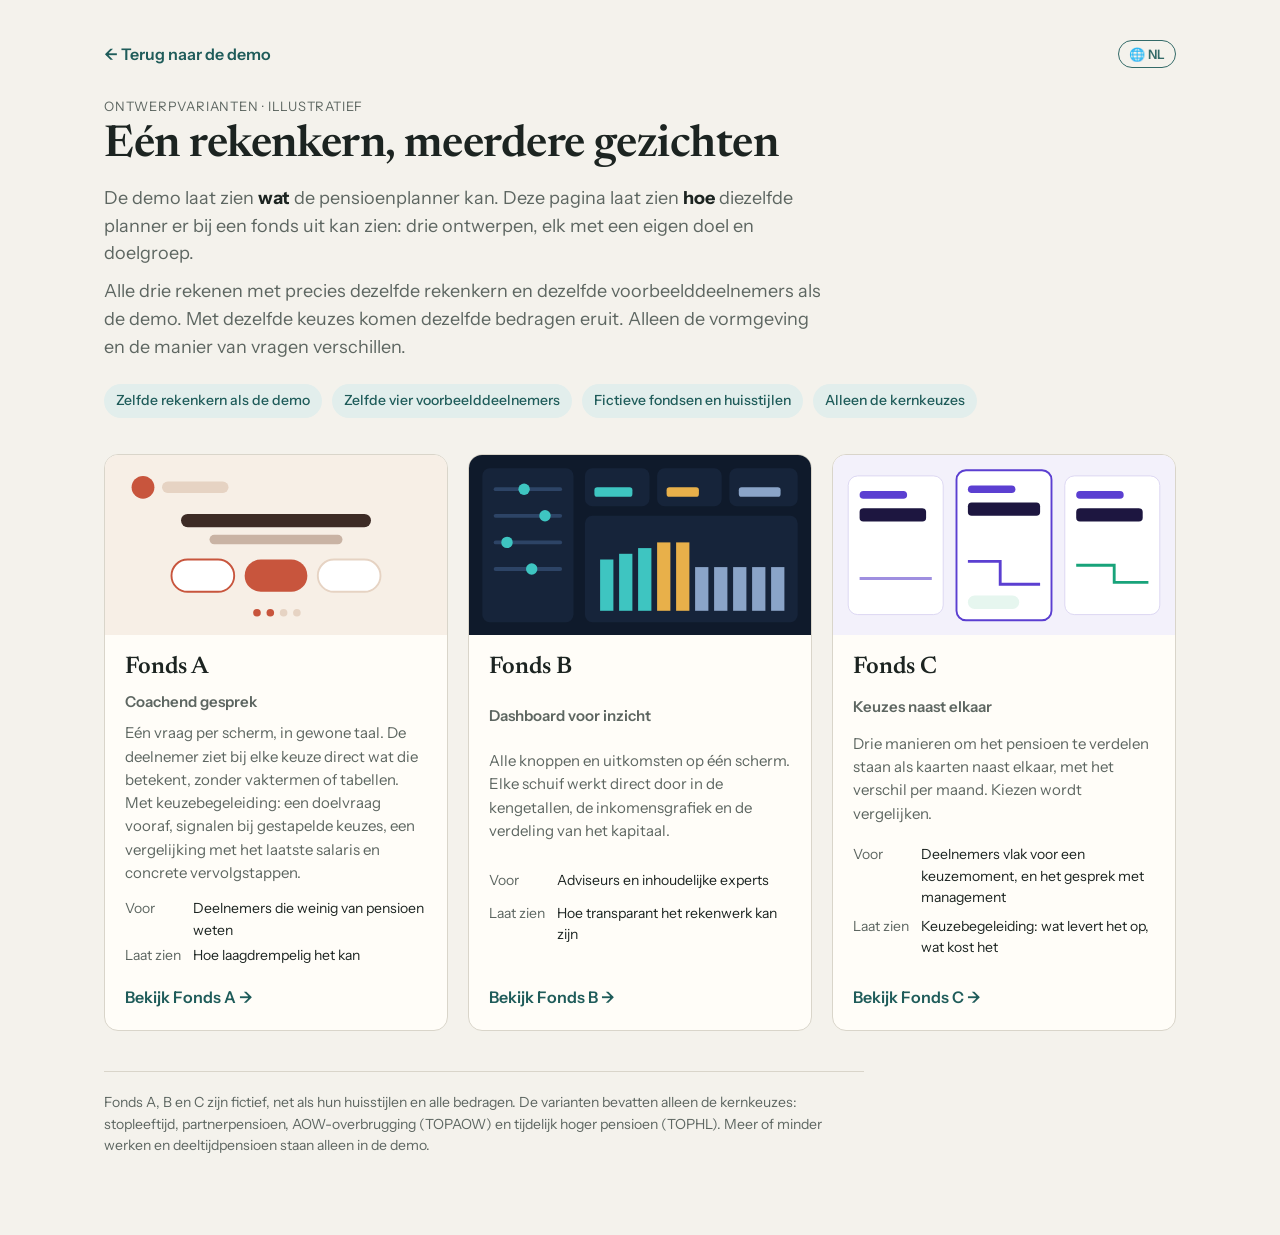
<file: varianten/index.html>
<!doctype html>
<html lang="nl">
<head>
<meta charset="utf-8">
<meta name="viewport" content="width=device-width, initial-scale=1">
<title data-i18n="overzicht.titel">Ontwerpvarianten · Pensioenplanner</title>
<link rel="preconnect" href="https://fonts.googleapis.com">
<link rel="stylesheet" href="https://fonts.googleapis.com/css2?family=Newsreader:opsz,wght@6..72,400;6..72,600&family=Instrument+Sans:wght@400;500;600&display=swap">
<style>
  :root {
    color-scheme: light;
    --bg: #f4f2ec; --surface: #fffdf8; --fg: #1c2421; --muted: #5d6661; --line: #d9d5ca;
    --accent: #1f5c5a; --accent-soft: #e2eeec;
  }
  @media (prefers-color-scheme: dark) {
    :root:not([data-theme="light"]) {
      color-scheme: dark;
      --bg: #131917; --surface: #1b2321; --fg: #eef1ee; --muted: #a3ada8; --line: #33403c;
      --accent: #7fc3bf; --accent-soft: #213330;
    }
  }
  * { box-sizing: border-box; }
  body { margin: 0; background: var(--bg); color: var(--fg); font: 16px/1.55 "Instrument Sans", system-ui, sans-serif; }
  .wrap { max-width: 1120px; margin: 0 auto; padding: 40px 24px 64px; }
  .boven { display: flex; justify-content: space-between; align-items: center; gap: 12px; }
  .terug { color: var(--accent); font-weight: 600; text-decoration: none; }
  .terug:hover { text-decoration: underline; }
  .eyebrow { margin: 28px 0 6px; color: var(--muted); font-size: 13px; letter-spacing: .06em; text-transform: uppercase; }
  h1 { font: 600 44px/1.1 "Newsreader", Georgia, serif; margin: 0 0 14px; letter-spacing: -.01em; }
  h1, h2 { overflow-wrap: break-word; hyphens: auto; }   /* lange Deense en Engelse woorden op smalle schermen */
  @media (max-width: 600px) { h1 { font-size: 34px; } }
  .lead { max-width: 720px; margin: 0 0 10px; font-size: 18px; color: var(--muted); }
  .lead strong { color: var(--fg); }
  .feiten { display: flex; flex-wrap: wrap; gap: 10px; margin: 22px 0 36px; padding: 0; list-style: none; }
  .feiten li { padding: 6px 12px; border-radius: 99px; background: var(--accent-soft); color: var(--accent); font-size: 14px; font-weight: 500; }
  .tegels { display: grid; grid-template-columns: repeat(3, 1fr); gap: 20px; }
  @media (max-width: 900px) { .tegels { grid-template-columns: 1fr; } }
  .tegel {
    display: flex; flex-direction: column; background: var(--surface); border: 1px solid var(--line); border-radius: 14px;
    overflow: hidden; color: inherit; text-decoration: none; transition: transform .15s ease, box-shadow .15s ease;
  }
  .tegel:hover { transform: translateY(-3px); box-shadow: 0 14px 30px -18px rgba(0,0,0,.35); }
  .tegel:focus-visible { outline: 3px solid var(--accent); outline-offset: 3px; }
  .tegel svg { display: block; width: 100%; height: auto; }
  .tegel .tekst { padding: 18px 20px 20px; display: grid; gap: 8px; flex: 1; }
  .tegel h2 { margin: 0; font: 600 24px/1.2 "Newsreader", Georgia, serif; }
  .tegel .principe { margin: 0; font-weight: 600; }
  .tegel p { margin: 0; color: var(--muted); font-size: 15px; }
  .tegel dl { margin: 6px 0 0; display: grid; grid-template-columns: auto 1fr; gap: 4px 12px; font-size: 14px; }
  .tegel dt { color: var(--muted); }
  .tegel dd { margin: 0; }
  .tegel .open { margin-top: auto; padding-top: 10px; color: var(--accent); font-weight: 600; }
  .voet { margin-top: 40px; padding-top: 20px; border-top: 1px solid var(--line); color: var(--muted); font-size: 14px; max-width: 760px; }
</style>
</head>
<body>
<main class="wrap">
  <div class="boven"><a class="terug" href="../index.html" data-i18n="balk.terug"></a><span data-taalknop style="color:var(--accent)"></span></div>

  <p class="eyebrow" data-i18n="overzicht.eyebrow"></p>
  <h1 data-i18n="overzicht.h1"></h1>
  <p class="lead" data-i18n="overzicht.lead1"></p>
  <p class="lead" data-i18n="overzicht.lead2"></p>
  <ul class="feiten">
    <li data-i18n="overzicht.feit1"></li>
    <li data-i18n="overzicht.feit2"></li>
    <li data-i18n="overzicht.feit3"></li>
    <li data-i18n="overzicht.feit4"></li>
  </ul>

  <div class="tegels">
    <a class="tegel" href="fonds-a.html">
      <svg viewBox="0 0 360 190" role="img" data-i18n-attr="aria-label:overzicht.a.schets">
        <rect width="360" height="190" fill="#f7efe6"/>
        <circle cx="40" cy="34" r="12" fill="#c8553d"/>
        <rect x="60" y="28" width="70" height="12" rx="6" fill="#e6d3c3"/>
        <rect x="80" y="62" width="200" height="14" rx="7" fill="#3d2b25"/>
        <rect x="110" y="84" width="140" height="10" rx="5" fill="#c9b3a4"/>
        <rect x="70" y="110" width="66" height="34" rx="17" fill="#fff" stroke="#c8553d" stroke-width="2"/>
        <rect x="147" y="110" width="66" height="34" rx="17" fill="#c8553d"/>
        <rect x="224" y="110" width="66" height="34" rx="17" fill="#fff" stroke="#e6d3c3" stroke-width="2"/>
        <circle cx="160" cy="166" r="4" fill="#c8553d"/><circle cx="174" cy="166" r="4" fill="#c8553d"/><circle cx="188" cy="166" r="4" fill="#e6d3c3"/><circle cx="202" cy="166" r="4" fill="#e6d3c3"/>
      </svg>
      <div class="tekst">
        <h2>Fonds A</h2>
        <p class="principe" data-i18n="overzicht.a.principe"></p>
        <p data-i18n="overzicht.a.tekst"></p>
        <dl><dt data-i18n="overzicht.voor"></dt><dd data-i18n="overzicht.a.voor"></dd><dt data-i18n="overzicht.laatZien"></dt><dd data-i18n="overzicht.a.laatZien"></dd></dl>
        <span class="open" data-i18n="overzicht.a.open"></span>
      </div>
    </a>

    <a class="tegel" href="fonds-b.html">
      <svg viewBox="0 0 360 190" role="img" data-i18n-attr="aria-label:overzicht.b.schets">
        <rect width="360" height="190" fill="#0f1a2b"/>
        <rect x="14" y="14" width="96" height="162" rx="8" fill="#16243a"/>
        <g fill="#2d4466"><rect x="26" y="34" width="72" height="4" rx="2"/><rect x="26" y="62" width="72" height="4" rx="2"/><rect x="26" y="90" width="72" height="4" rx="2"/><rect x="26" y="118" width="72" height="4" rx="2"/></g>
        <g fill="#3ec5c1"><circle cx="58" cy="36" r="6"/><circle cx="80" cy="64" r="6"/><circle cx="40" cy="92" r="6"/><circle cx="66" cy="120" r="6"/></g>
        <g fill="#16243a"><rect x="122" y="14" width="68" height="40" rx="8"/><rect x="198" y="14" width="68" height="40" rx="8"/><rect x="274" y="14" width="72" height="40" rx="8"/></g>
        <g fill="#3ec5c1"><rect x="132" y="34" width="40" height="10" rx="3"/></g><g fill="#e8b04a"><rect x="208" y="34" width="34" height="10" rx="3"/></g><g fill="#8aa4c8"><rect x="284" y="34" width="44" height="10" rx="3"/></g>
        <rect x="122" y="64" width="224" height="112" rx="8" fill="#16243a"/>
        <g fill="#3ec5c1"><rect x="138" y="110" width="14" height="54"/><rect x="158" y="104" width="14" height="60"/><rect x="178" y="98" width="14" height="66"/></g>
        <g fill="#e8b04a"><rect x="198" y="92" width="14" height="72"/><rect x="218" y="92" width="14" height="72"/></g>
        <g fill="#8aa4c8"><rect x="238" y="118" width="14" height="46"/><rect x="258" y="118" width="14" height="46"/><rect x="278" y="118" width="14" height="46"/><rect x="298" y="118" width="14" height="46"/><rect x="318" y="118" width="14" height="46"/></g>
      </svg>
      <div class="tekst">
        <h2>Fonds B</h2>
        <p class="principe" data-i18n="overzicht.b.principe"></p>
        <p data-i18n="overzicht.b.tekst"></p>
        <dl><dt data-i18n="overzicht.voor"></dt><dd data-i18n="overzicht.b.voor"></dd><dt data-i18n="overzicht.laatZien"></dt><dd data-i18n="overzicht.b.laatZien"></dd></dl>
        <span class="open" data-i18n="overzicht.b.open"></span>
      </div>
    </a>

    <a class="tegel" href="fonds-c.html">
      <svg viewBox="0 0 360 190" role="img" data-i18n-attr="aria-label:overzicht.c.schets">
        <rect width="360" height="190" fill="#f3f1fb"/>
        <g fill="#fff" stroke="#dcd6f2"><rect x="16" y="22" width="100" height="146" rx="10"/><rect x="130" y="16" width="100" height="158" rx="10" stroke="#5b3fd1" stroke-width="2"/><rect x="244" y="22" width="100" height="146" rx="10"/></g>
        <g fill="#5b3fd1"><rect x="28" y="38" width="50" height="8" rx="4"/><rect x="142" y="32" width="50" height="8" rx="4"/><rect x="256" y="38" width="50" height="8" rx="4"/></g>
        <g fill="#1d1640"><rect x="28" y="56" width="70" height="14" rx="4"/><rect x="142" y="50" width="76" height="14" rx="4"/><rect x="256" y="56" width="70" height="14" rx="4"/></g>
        <path d="M28 130 H104" stroke="#9f8fe0" stroke-width="3" fill="none"/>
        <path d="M142 112 H176 V136 H218" stroke="#5b3fd1" stroke-width="3" fill="none"/>
        <path d="M256 116 H296 V134 H332" stroke="#18a37a" stroke-width="3" fill="none"/>
        <rect x="142" y="148" width="54" height="14" rx="7" fill="#e6f6ef"/>
      </svg>
      <div class="tekst">
        <h2>Fonds C</h2>
        <p class="principe" data-i18n="overzicht.c.principe"></p>
        <p data-i18n="overzicht.c.tekst"></p>
        <dl><dt data-i18n="overzicht.voor"></dt><dd data-i18n="overzicht.c.voor"></dd><dt data-i18n="overzicht.laatZien"></dt><dd data-i18n="overzicht.c.laatZien"></dd></dl>
        <span class="open" data-i18n="overzicht.c.open"></span>
      </div>
    </a>
  </div>

  <p class="voet" data-i18n="overzicht.voet"></p>
</main>
<script src="../i18n/i18n.js"></script>
<script src="../i18n/nl.js"></script>
<script src="../i18n/en.js"></script>
<script src="../i18n/da.js"></script>
<script>I18N.vertaal();</script>
</body>
</html>
</file>
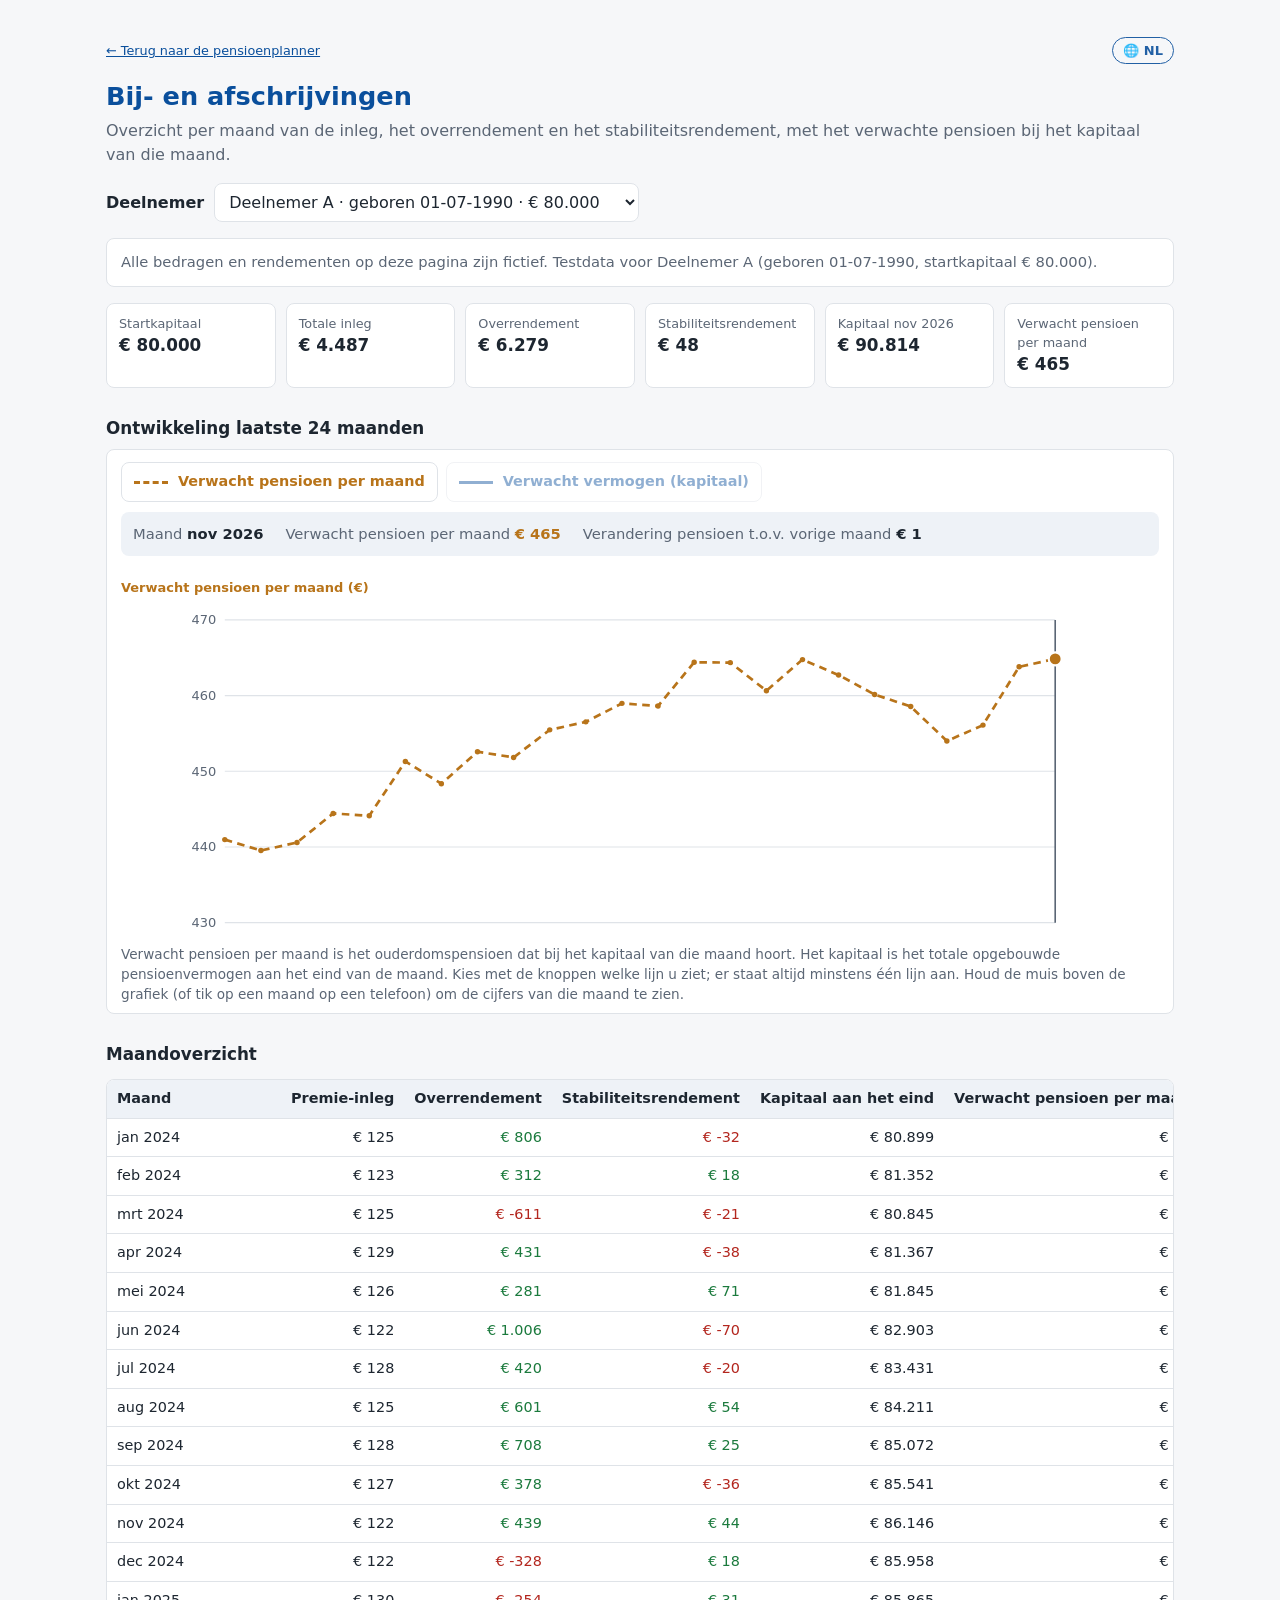
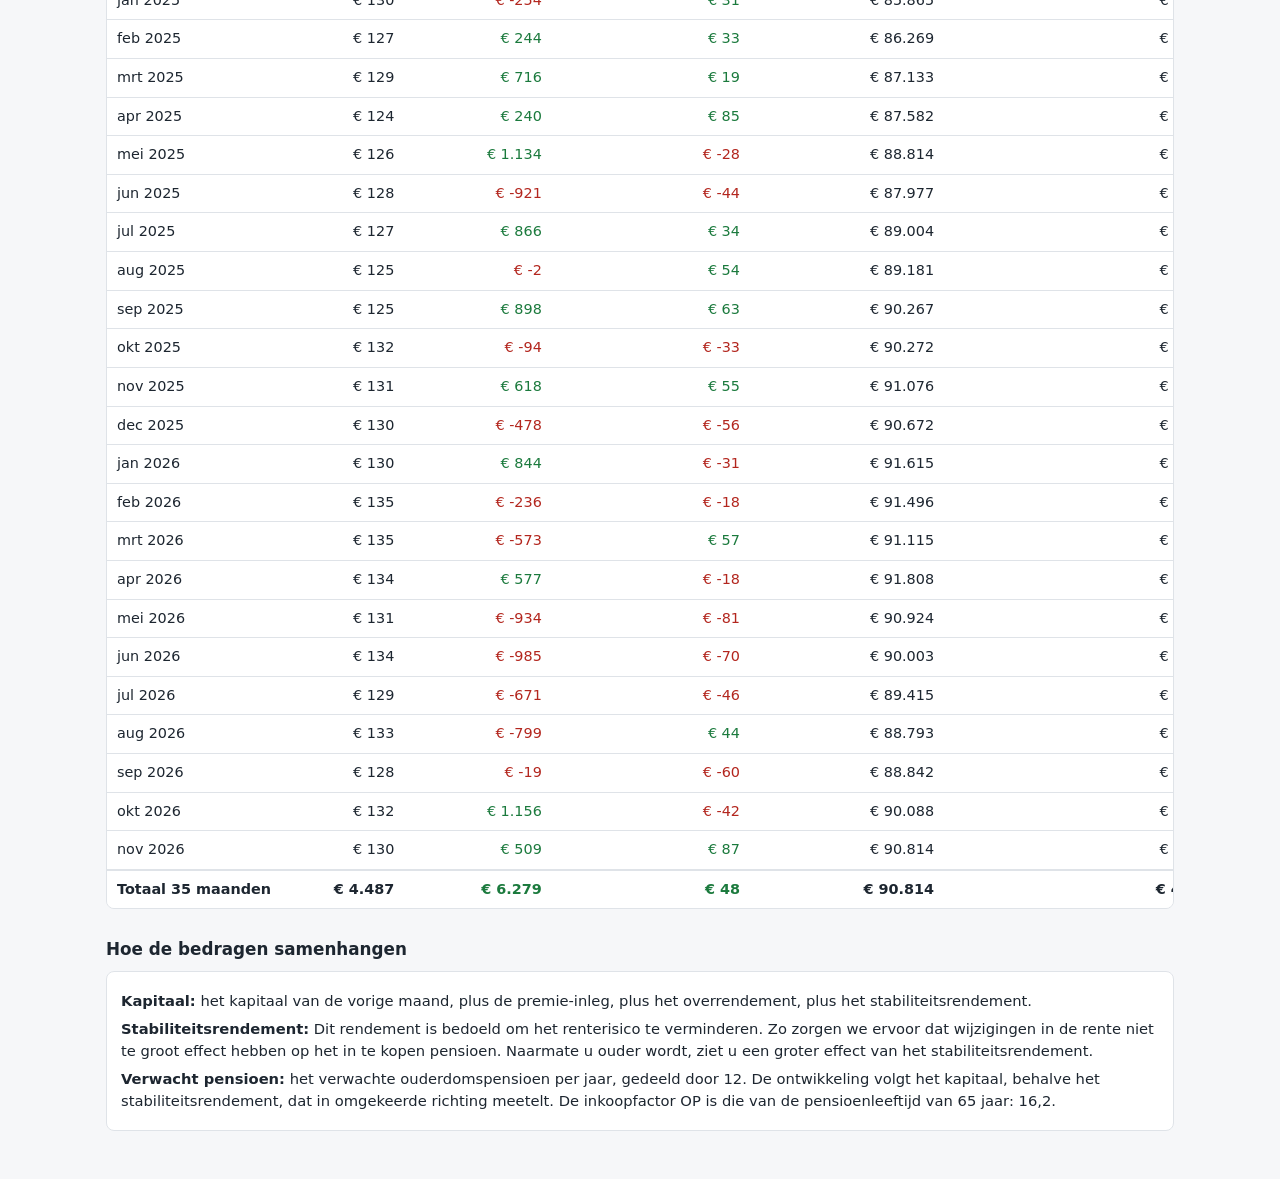
<file: bij-en-afschrijvingen.html>
<!doctype html>
<html lang="nl">
<head>
<meta charset="utf-8">
<meta name="viewport" content="width=device-width, initial-scale=1">
<title data-i18n="pot.titel">Bij- en afschrijvingen</title>
<script src="i18n/i18n.js"></script>
<script src="i18n/nl.js"></script>
<script src="i18n/en.js"></script>
<script src="i18n/da.js"></script>
<script src="config.js"></script>
<script src="config-overlay.js"></script>
<style>
:root{--serie2:#b8741a;--bg:#f6f7f9;--card:#ffffff;--text:#1d2630;--muted:#5b6675;--line:#dfe3e8;--accent:#0a4f9c;--pos:#1b7a3d;--neg:#b3261e;--head:#eef2f7;}
@media (prefers-color-scheme: dark){:root:not([data-theme="light"]){--serie2:#f0b44c;--bg:#111820;--card:#18212b;--text:#e8edf2;--muted:#9aa6b4;--line:#2b3744;--accent:#6aa9ff;--pos:#5fcf85;--neg:#ff8a80;--head:#1f2a36;}}
:root[data-theme="dark"]{--serie2:#f0b44c;--bg:#111820;--card:#18212b;--text:#e8edf2;--muted:#9aa6b4;--line:#2b3744;--accent:#6aa9ff;--pos:#5fcf85;--neg:#ff8a80;--head:#1f2a36;}
*{box-sizing:border-box}
body{margin:0;background:var(--bg);color:var(--text);font-family:system-ui,-apple-system,"Segoe UI",Roboto,Arial,sans-serif;line-height:1.5}
main{max-width:1100px;margin:0 auto;padding:24px 16px 48px}
h1{color:var(--accent);font-size:1.6rem;margin:0 0 4px}
h2{font-size:1.05rem;margin:28px 0 8px}
.sub{color:var(--muted);margin:0 0 16px}
.notice{background:var(--card);border:1px solid var(--line);border-radius:8px;padding:12px 14px;color:var(--muted);font-size:.92rem}
.kaarten{display:grid;grid-template-columns:repeat(auto-fit,minmax(150px,1fr));gap:10px;margin:16px 0}
.kaart{background:var(--card);border:1px solid var(--line);border-radius:8px;padding:10px 12px}
.kaart .lbl{color:var(--muted);font-size:.8rem}
.kaart .wrd{font-size:1.05rem;font-weight:600;font-variant-numeric:tabular-nums}
.uitleg{background:var(--card);border:1px solid var(--line);border-radius:8px;padding:12px 14px;font-size:.92rem}
.uitleg p{margin:6px 0}
.tabel{overflow-x:auto;background:var(--card);border:1px solid var(--line);border-radius:8px;margin-top:12px}
table{border-collapse:collapse;width:100%;min-width:860px;font-size:.9rem;font-variant-numeric:tabular-nums}
th,td{padding:8px 10px;border-bottom:1px solid var(--line);text-align:right;white-space:nowrap}
th{background:var(--head);font-weight:600;position:sticky;top:0}
th:first-child,td:first-child{text-align:left}
tfoot td{font-weight:600;border-top:2px solid var(--line);border-bottom:none}
.pos{color:var(--pos)} .neg{color:var(--neg)}
.hoofd{font-size:.8rem;color:var(--muted)}
.grafiek-kaart{background:var(--card);border:1px solid var(--line);border-radius:8px;padding:12px 14px 8px;margin-top:8px}
.legenda{display:grid;gap:8px;font-size:.9rem;color:var(--muted);margin-bottom:10px}
.leg-item{display:flex;align-items:flex-start;gap:10px}
.leg-item strong{color:var(--text)}
.legenda i{display:inline-block;width:34px;min-width:34px;height:0;border-top:3px solid;margin-top:.7em}
.kleur-k{color:var(--accent)!important} .kleur-p{color:var(--serie2)!important}
.sw-k{border-color:var(--accent)} .sw-p{border-color:var(--serie2);border-top-style:dashed}
#grafiek{width:100%;height:auto;display:block}
#grafiek .raster{stroke:var(--line);stroke-width:1}
#grafiek .as-tekst{fill:var(--muted);font-size:12px;font-family:inherit}
#grafiek .as-titel{fill:var(--muted);font-size:12px;font-weight:600}
#grafiek .as-titel-k{fill:var(--accent)} #grafiek .as-titel-p{fill:var(--serie2)}
#grafiek .lijn-k{fill:none;stroke:var(--accent);stroke-width:2.5;stroke-linejoin:round}
#grafiek .lijn-p{fill:none;stroke:var(--serie2);stroke-width:2.5;stroke-dasharray:7 5;stroke-linejoin:round}
#grafiek .punt-k{fill:var(--accent)} #grafiek .punt-p{fill:var(--serie2)}
#grafiek{touch-action:none;cursor:crosshair}
.kies{display:flex;flex-wrap:wrap;gap:10px;align-items:center;margin:0 0 16px}
.kies select{font:inherit;background:var(--card);color:var(--text);border:1px solid var(--line);border-radius:8px;padding:8px 10px;min-width:280px;max-width:100%}
.uitlezing{display:flex;flex-wrap:wrap;gap:6px 22px;background:var(--head);border-radius:8px;padding:10px 12px;margin-bottom:12px;font-size:.92rem;font-variant-numeric:tabular-nums;min-height:44px;align-items:center}
.uitlezing span{color:var(--muted)}
.uitlezing strong{color:var(--text)}
.hint{color:var(--muted);font-size:.85rem;margin:8px 0 0}
.serie-knoppen{display:flex;flex-wrap:wrap;gap:8px;margin:0 0 10px}
.serie-knop{font:inherit;display:flex;gap:10px;align-items:center;background:var(--card);color:var(--text);border:1px solid var(--line);border-radius:8px;padding:8px 12px;cursor:pointer;text-align:left;font-size:.9rem}
.serie-knop[aria-pressed="false"]{opacity:.45}
.serie-knop i{display:inline-block;width:34px;min-width:34px;height:0;border-top:3px solid}
.serie-knop .sw-k{border-color:var(--accent)} .serie-knop .sw-p{border-color:var(--serie2);border-top-style:dashed}
tr.doel td{background:var(--head);font-weight:600}

</style>
</head>
<body>
<main>
  <p class="hoofd" style="display: flex; justify-content: space-between; align-items: center; gap: 12px"><a href="index.html" style="color: var(--accent)" data-i18n="pot.terug"></a><span data-taalknop style="color: var(--accent)"></span></p>
  <h1 data-i18n="pot.h1"></h1>
  <p class="sub" data-i18n="pot.sub"></p>
  <div class="kies">
    <label for="deelnemer"><strong data-i18n="pot.deelnemer"></strong></label>
    <select id="deelnemer"></select>
  </div>
  <div class="notice" id="notice"></div>

  <div class="kaarten" id="kaarten"></div>

  <h2 data-i18n="pot.hGrafiek"></h2>
  <div class="grafiek-kaart">
    <div class="serie-knoppen" role="group" data-i18n-attr="aria-label:pot.lijnen">
      <button type="button" class="serie-knop" id="knopP" aria-pressed="true"><i class="sw-p"></i><span><strong class="kleur-p" data-i18n="pot.pensioen"></strong></span></button>
      <button type="button" class="serie-knop" id="knopK" aria-pressed="false"><i class="sw-k"></i><span><strong class="kleur-k" data-i18n="pot.vermogen"></strong></span></button>
    </div>
    <div class="uitlezing" id="uitlezing" aria-live="polite"></div>
    <svg id="grafiek" viewBox="0 0 960 340" role="img" data-i18n-attr="aria-label:pot.grafiekLabel"></svg>
    <p class="hint" data-i18n="pot.hint"></p>
  </div>

  <h2 data-i18n="pot.hMaand"></h2>
  <div class="tabel">
    <table>
      <thead>
        <tr>
          <th data-i18n="pot.kolMaand"></th>
          <th data-i18n="pot.kolInleg"></th>
          <th data-i18n="pot.kolOver"></th>
          <th data-i18n="pot.kolStab"></th>
          <th data-i18n="pot.kolKapitaal"></th>
          <th data-i18n="pot.pensioen"></th>
          <th data-i18n="pot.kolVerandering"></th>
        </tr>
      </thead>
      <tbody id="rijen"></tbody>
      <tfoot id="totaal"></tfoot>
    </table>
  </div>

  <h2 data-i18n="pot.hUitleg"></h2>
  <div class="uitleg">
    <p data-i18n="pot.uitlegKapitaal"></p>
    <p data-i18n="pot.uitlegStab"></p>
    <p id="uitlegPensioen"></p>
  </div>
</main>

<script>
(function () {
  'use strict';
  var cfg = window.PLANNER_CONFIG;
  var reg = cfg.pensioenreglement;
  var I = window.I18N, t = I.t;

  // Testdata: de reeks loopt van START_MAAND t/m EIND_MAAND. Startkapitaal, salaris en geboortedatum komen uit de
  // gekozen deelnemer. Het stabiliteitsrendement hangt af van de leeftijd (zie config.js).
  var START_MAAND = { jaar: 2024, maand: 1 };
  var EIND_MAAND = { jaar: Number(cfg.calculatiedatum.split('-')[0]), maand: Number(cfg.calculatiedatum.split('-')[1]) };  // gelijk aan de calculatiedatum van de planner
  var PREMIE_INDEXATIE = 0.025;      // jaarlijkse stijging van de premie
  var OVER_MIN = -0.012;             // overrendement per maand: ondergrens (fractie van het kapitaal)
  var OVER_BEREIK = 0.027;           // overrendement per maand: bandbreedte
  var SEED = 20260401;               // vaste seed: dezelfde testdata bij elke keer laden
  var doelIdx = null;                // maand uit de link van de pensioenplanner (0 = januari van jaar 0)
  var BASIS_EIND_IDX = null;         // laatste echte maand van de testdata, voor de projectie-melding

  var MAIN = { W: 960, H: 340, L: 96, R: 96, T: 48, B: 12 };

  var geo = null;      // gegevens en geometrie van de grafieken, nodig voor de muisaanwijzing
  var huidig = null;   // gekozen deelnemer met reeks, inkoopfactor OP en pensioenleeftijd
  var toonP = true;    // verwacht pensioen per maand: standaard aan
  var toonK = false;   // verwacht vermogen (kapitaal): standaard uit
  var lastIdx = 0;     // gekozen maand, om de uitlezing na een knopklik te behouden

  function $(id) { return document.getElementById(id); }

  function mulberry32(a) {
    return function () {
      a |= 0; a = a + 0x6D2B79F5 | 0;
      var t = Math.imul(a ^ a >>> 15, 1 | a);
      t = t + Math.imul(t ^ t >>> 7, 61 | t) ^ t;
      return ((t ^ t >>> 14) >>> 0) / 4294967296;
    };
  }

  function maandIdx(s) {
    var d = s.split('-').map(Number);
    return d[0] * 12 + (d[1] - 1);
  }

  // Datum en naam in de gekozen taal; de voorbeeldnamen 'Deelnemer A' tot 'Deelnemer D' worden vertaald.
  function datumNl(s) { return I.datum(s); }
  function naam(d) {
    var m = /^Deelnemer ([A-Z])$/.exec(d.naam);
    return m ? t('kern.deelnemer', { letter: m[1] }) : d.naam;
  }
  function maandLabel(idx) { return I.maanden()[idx % 12] + ' ' + Math.floor(idx / 12); }

  function maandenLijst() {
    var lijst = [];
    var y = START_MAAND.jaar, m = START_MAAND.maand;
    while (y * 12 + m <= EIND_MAAND.jaar * 12 + EIND_MAAND.maand) {
      lijst.push({ jaar: y, maand: m });
      m++; if (m > 12) { m = 1; y++; }
    }
    return lijst;
  }

  // Leeftijd op de calculatiedatum, in jaren.
  function leeftijd(d) {
    return (maandIdx(cfg.calculatiedatum) - maandIdx(d.geboortedatum)) / 12;
  }

  // Pensioenleeftijd voor het verwachte pensioen: de standaardleeftijd, tenzij die al is gepasseerd. Dan de AOW-leeftijd.
  function pensioenLeeftijd(d) {
    return leeftijd(d) < reg.standaardPensioenleeftijd ? reg.standaardPensioenleeftijd : Math.round(reg.aowLeeftijdMaanden / 12);
  }

  // Waarde tussen een jong- en een oud-waarde, lineair op basis van de leeftijd van de deelnemer.
  function naarLeeftijd(d, jong, oud) {
    var s = cfg.stabiliteit;
    var f = (leeftijd(d) - s.leeftijdJong) / (s.leeftijdOud - s.leeftijdJong);
    f = Math.max(0, Math.min(1, f));
    return jong + (oud - jong) * f;
  }

  // Grootste maandelijkse schok van het stabiliteitsrendement, afhankelijk van de leeftijd.
  function maxSchok(d) {
    var s = cfg.stabiliteit;
    return naarLeeftijd(d, s.maxSchokJong, s.maxSchokOud);
  }

  // Bouwt per maand: inleg, overrendement, stabiliteitsrendement, kapitaal en verwacht pensioen.
  // De schok van het stabiliteitsrendement raakt het kapitaal en het verwachte pensioen elk met een leeftijdsafhankelijk
  // aandeel. Bij een negatief stabiliteitsrendement (rente gestegen) daalt het kapitaal en stijgt het pensioen.
  function bouwReeks(d) {
    var pl = pensioenLeeftijd(d);
    var inkoopOP = cfg.inkoopfactorenOP[pl];
    var premieBasis = (Math.min(d.brutoSalaris, reg.maxPensioengevendSalaris) - reg.franchise) * reg.premiepercentage / 12;
    var schokMax = maxSchok(d);
    var aandeelK = naarLeeftijd(d, cfg.stabiliteit.kapitaalAandeelJong, cfg.stabiliteit.kapitaalAandeelOud);
    var aandeelP = naarLeeftijd(d, cfg.stabiliteit.pensioenAandeelJong, cfg.stabiliteit.pensioenAandeelOud);
    var ondergrens = cfg.stabiliteit.ondergrensFractie;
    var rnd = mulberry32(SEED);
    var kap = d.startkapitaal;
    var kp = d.startkapitaal;
    var vorigPensioen = kp / inkoopOP / 12;
    var rijen = [];
    maandenLijst().forEach(function (mnd) {
      var jaarIdx = mnd.jaar - START_MAAND.jaar;
      var inleg = Math.round(premieBasis * Math.pow(1 + PREMIE_INDEXATIE, jaarIdx) * (1 + (rnd() - 0.5) * 0.06));
      var over = Math.round(kap * (OVER_MIN + rnd() * OVER_BEREIK));
      var teken = rnd() < 0.5 ? -1 : 1;
      var grootte = schokMax * (ondergrens + (1 - ondergrens) * rnd());
      var ruwe = kap * teken * grootte;          // de schok zoals die op de rentehedge valt
      var stab = Math.round(ruwe * aandeelK);     // deel dat in het kapitaal terechtkomt
      var stabP = ruwe * aandeelP;                // deel dat in het verwachte pensioen terechtkomt (omgekeerd)
      kap += inleg + over + stab;
      kp += inleg + over - stabP;
      var pensioen = kp / inkoopOP / 12;
      rijen.push({
        idx: mnd.jaar * 12 + (mnd.maand - 1),
        inleg: inleg, over: over, stab: stab,
        kapitaal: kap, pensioen: pensioen,
        wijziging: pensioen - vorigPensioen
      });
      vorigPensioen = pensioen;
    });
    return { deelnemer: d, rijen: rijen, inkoopOP: inkoopOP, pensLeeftijd: pl, schokMax: schokMax };
  }

  function geld(v) { return I.eur(v); }
  function klasse(v) { return v > 0 ? 'pos' : (v < 0 ? 'neg' : ''); }
  function cel(v, cls) { return '<td' + (cls ? ' class="' + cls + '"' : '') + '>' + geld(v) + '</td>'; }

  function render(i) {
    var d = cfg.deelnemers[i];
    huidig = bouwReeks(d);
    var rijen = huidig.rijen;
    $('deelnemer').value = i;
    var origRij = rijen.filter(function (r) { return r.idx === BASIS_EIND_IDX; })[0];
    var projectie = origRij && rijen[rijen.length - 1].idx > BASIS_EIND_IDX
      ? ' ' + t('pot.projectie', { maand: maandLabel(origRij.idx) }) : '';
    $('notice').textContent = t('pot.melding', { naam: naam(d), geboren: datumNl(d.geboortedatum), kapitaal: geld(d.startkapitaal) }) + projectie;

    tekenGrafieken(rijen);
    var doelPos = doelIdx === null ? -1 : rijen.map(function (r) { return r.idx; }).indexOf(doelIdx);
    var verschuiving = rijen.length - geo.data.length;
    toon(doelPos >= verschuiving ? doelPos - verschuiving : geo.data.length - 1);

    var som = { inleg: 0, over: 0, stab: 0 };
    var html = '';
    rijen.forEach(function (r) {
      som.inleg += r.inleg; som.over += r.over; som.stab += r.stab;
      html += '<tr' + (r.idx === doelIdx ? ' class="doel" id="doel"' : '') + '><td>' + maandLabel(r.idx) + '</td>' +
        cel(r.inleg) + cel(r.over, klasse(r.over)) + cel(r.stab, klasse(r.stab)) +
        cel(r.kapitaal) + cel(r.pensioen) + cel(r.wijziging, klasse(r.wijziging)) + '</tr>';
    });
    $('rijen').innerHTML = html;
    if (doelIdx !== null && $('doel')) $('doel').scrollIntoView({ block: 'center' });

    var laatste = rijen[rijen.length - 1];
    $('totaal').innerHTML =
      '<tr><td>' + t('pot.totaal', { n: rijen.length }) + '</td>' +
      cel(som.inleg) + cel(som.over, klasse(som.over)) + cel(som.stab, klasse(som.stab)) +
      cel(laatste.kapitaal) + cel(laatste.pensioen) + '<td></td></tr>';

    var kaarten = [
      [t('pot.kStart'), d.startkapitaal],
      [t('pot.kInleg'), som.inleg],
      [t('pot.kolOver'), som.over],
      [t('pot.kolStab'), som.stab],
      [t('pot.kKapitaal', { maand: maandLabel(laatste.idx) }), laatste.kapitaal],
      [t('pot.pensioen'), laatste.pensioen]
    ];
    $('kaarten').innerHTML = kaarten.map(function (k) {
      return '<div class="kaart"><div class="lbl">' + k[0] + '</div><div class="wrd">' + geld(k[1]) + '</div></div>';
    }).join('');

    $('uitlegPensioen').innerHTML = t('pot.uitlegPensioen', { leeftijd: huidig.pensLeeftijd, factor: I.getal(huidig.inkoopOP, 1, 1) });
  }

  // Toont de cijfers van één maand en markeert die maand in beide grafieken.
  function toon(i) {
    if (!geo) return;
    lastIdx = i;
    var r = geo.data[i];
    var delen = ['<span>' + t('pot.kolMaand') + ' <strong>' + maandLabel(r.idx) + '</strong></span>'];
    if (toonK) delen.push('<span>' + t('pot.kapitaal') + ' <strong style="color: var(--accent)">' + geld(r.kapitaal) + '</strong></span>');
    if (toonP) {
      delen.push('<span>' + t('pot.pensioen') + ' <strong style="color: var(--serie2)">' + geld(r.pensioen) + '</strong></span>');
      delen.push('<span>' + t('pot.veranderingVorige') + ' <strong class="' + klasse(r.wijziging) + '">' + geld(r.wijziging) + '</strong></span>');
    }
    $('uitlezing').innerHTML = delen.join('');

    var x = geo.x(i).toFixed(1);
    $('hl').setAttribute('x1', x);
    $('hl').setAttribute('x2', x);
    $('hk').setAttribute('cx', x);
    $('hk').setAttribute('cy', geo.yK(r.kapitaal).toFixed(1));
    $('hk').setAttribute('visibility', toonK ? 'visible' : 'hidden');
    $('hp').setAttribute('cx', x);
    $('hp').setAttribute('cy', geo.yP(r.pensioen).toFixed(1));
    $('hp').setAttribute('visibility', toonP ? 'visible' : 'hidden');
    $('hover').setAttribute('visibility', 'visible');
  }

  function naarIndex(e) {
    var rect = $('grafiek').getBoundingClientRect();
    var sx = (e.clientX - rect.left) * MAIN.W / rect.width;
    var n = geo.data.length;
    var i = Math.round((sx - MAIN.L) / (MAIN.W - MAIN.L - MAIN.R) * (n - 1));
    return Math.max(0, Math.min(n - 1, i));
  }

  function kies(v) {
    var macht = Math.pow(10, Math.floor(Math.log(v) / Math.LN10));
    var f = v / macht;
    return (f <= 1 ? 1 : f <= 2 ? 2 : f <= 5 ? 5 : 10) * macht;
  }

  function assen(waarden, aantal) {
    var min = Math.min.apply(null, waarden), max = Math.max.apply(null, waarden);
    var stap = kies(Math.max((max - min) / aantal, 1));
    var lo = Math.floor(min / stap) * stap, hi = Math.ceil(max / stap) * stap;
    if (hi === lo) hi = lo + stap;
    return { lo: lo, hi: hi, stap: stap };
  }

  function tekenGrafieken(rijen) {
    var data = rijen.slice(-24);
    var n = data.length;

    // Hoofdgrafiek: kapitaal en verwacht pensioen per maand, elk met een eigen schaal. Alleen de aangezette lijnen.
    var M = MAIN;
    var pw = M.W - M.L - M.R, ph = M.H - M.T - M.B;
    var k = assen(data.map(function (r) { return r.kapitaal; }), 4);
    var p = assen(data.map(function (r) { return r.pensioen; }), 4);
    function x(i) { return M.L + i * pw / (n - 1); }
    function yK(v) { return M.T + ph * (1 - (v - k.lo) / (k.hi - k.lo)); }
    function yP(v) { return M.T + ph * (1 - (v - p.lo) / (p.hi - p.lo)); }
    geo = { data: data, x: x, yK: yK, yP: yP, n: n };

    // Linker as: kapitaal als dat aan staat, anders het pensioen. Rechter as alleen als beide lijnen aan staan.
    var links = toonK ? k : p, linksY = toonK ? yK : yP;
    var beide = toonK && toonP;

    var g = '<rect x="' + M.L + '" y="' + M.T + '" width="' + pw + '" height="' + ph + '" fill="transparent"/>';
    for (var tick = links.lo; tick <= links.hi + links.stap / 2; tick += links.stap) {
      var yy = linksY(tick).toFixed(1);
      g += '<line class="raster" x1="' + M.L + '" x2="' + (M.W - M.R) + '" y1="' + yy + '" y2="' + yy + '"/>';
      g += '<text class="as-tekst" x="' + (M.L - 8) + '" y="' + (+yy + 4) + '" text-anchor="end">' + I.getal(Math.round(tick)) + '</text>';
    }
    if (beide) {
      for (var u = p.lo; u <= p.hi + p.stap / 2; u += p.stap) {
        var y2 = yP(u).toFixed(1);
        g += '<text class="as-tekst" x="' + (M.W - M.R + 8) + '" y="' + (+y2 + 4) + '" text-anchor="start">' + I.getal(Math.round(u)) + '</text>';
      }
      g += '<text class="as-titel as-titel-k" x="0" y="22" text-anchor="start">' + t('pot.asKapitaal') + '</text>';
      g += '<text class="as-titel as-titel-p" x="' + M.W + '" y="22" text-anchor="end">' + t('pot.asPensioen') + '</text>';
    } else if (toonK) {
      g += '<text class="as-titel as-titel-k" x="0" y="22" text-anchor="start">' + t('pot.asKapitaal') + '</text>';
    } else {
      g += '<text class="as-titel as-titel-p" x="0" y="22" text-anchor="start">' + t('pot.asPensioen') + '</text>';
    }

    if (toonK) {
      var pk = [];
      data.forEach(function (r, i) { pk.push(x(i).toFixed(1) + ',' + yK(r.kapitaal).toFixed(1)); });
      g += '<path class="lijn-k" d="M' + pk.join('L') + '"/>';
      data.forEach(function (r, i) { g += '<circle class="punt-k" cx="' + x(i).toFixed(1) + '" cy="' + yK(r.kapitaal).toFixed(1) + '" r="2.5"/>'; });
    }
    if (toonP) {
      var pp = [];
      data.forEach(function (r, i) { pp.push(x(i).toFixed(1) + ',' + yP(r.pensioen).toFixed(1)); });
      g += '<path class="lijn-p" d="M' + pp.join('L') + '"/>';
      data.forEach(function (r, i) { g += '<circle class="punt-p" cx="' + x(i).toFixed(1) + '" cy="' + yP(r.pensioen).toFixed(1) + '" r="2.5"/>'; });
    }
    g += '<g id="hover" pointer-events="none" visibility="hidden">' +
      '<line id="hl" y1="' + M.T + '" y2="' + (M.H - M.B) + '" stroke="var(--muted)" stroke-width="1.5"/>' +
      '<circle id="hk" r="6" fill="var(--accent)" stroke="var(--card)" stroke-width="2"/>' +
      '<circle id="hp" r="6" fill="var(--serie2)" stroke="var(--card)" stroke-width="2"/>' +
      '</g>';
    $('grafiek').innerHTML = g;
    syncKnoppen();
  }

  function syncKnoppen() {
    $('knopK').setAttribute('aria-pressed', toonK ? 'true' : 'false');
    $('knopP').setAttribute('aria-pressed', toonP ? 'true' : 'false');
  }

  // Knop aan of uit. Er blijft altijd minstens één lijn aan.
  function wissel(serie) {
    if (serie === 'k') toonK = !toonK; else toonP = !toonP;
    if (!toonK && !toonP) { if (serie === 'k') toonK = true; else toonP = true; syncKnoppen(); return; }
    if (huidig) {
      tekenGrafieken(huidig.rijen);
      toon(Math.min(lastIdx, geo.data.length - 1));
    }
  }

  function vulDeelnemers() {
    var sel = $('deelnemer'), oud = sel.value;
    sel.innerHTML = '';
    cfg.deelnemers.forEach(function (d, i) {
      sel.add(new Option(t('demo.optieDeelnemer', { naam: naam(d), geboren: datumNl(d.geboortedatum), kapitaal: geld(d.startkapitaal) }), i));
    });
    if (oud !== '') sel.value = oud;
  }

  function init() {
    I.vertaal();
    var sel = $('deelnemer');
    vulDeelnemers();
    I.opWissel(function () {
      vulDeelnemers();
      render(Number(sel.value));
    });
    sel.addEventListener('change', function () { render(Number(sel.value)); });
    $('knopP').addEventListener('click', function () { wissel('p'); });
    $('knopK').addEventListener('click', function () { wissel('k'); });

    function aanwijzen(e) { if (geo) toon(naarIndex(e)); }
    function verlaten() { if (geo) toon(geo.data.length - 1); }
    ['grafiek'].forEach(function (id) {
      var el = $(id);
      el.addEventListener('pointermove', aanwijzen);
      el.addEventListener('pointerdown', aanwijzen);
      el.addEventListener('pointerleave', verlaten);
    });

    // Links uit de pensioenplanner: ?d=<deelnemer>&maand=jjjj-mm. Een maand na de testdata verlengt de reeks.
    var params = new URLSearchParams(window.location.search);
    var dParam = Number(params.get('d'));
    var deelIdx = params.get('d') !== null && cfg.deelnemers[dParam] ? dParam : cfg.standaardDeelnemer;
    var maandParam = params.get('maand');
    if (maandParam && /^\d{4}-\d{2}$/.test(maandParam)) {
      var mp = maandParam.split('-').map(Number);
      if (mp[1] >= 1 && mp[1] <= 12) {
        doelIdx = mp[0] * 12 + (mp[1] - 1);
        BASIS_EIND_IDX = EIND_MAAND.jaar * 12 + (EIND_MAAND.maand - 1);
        if (doelIdx > BASIS_EIND_IDX) EIND_MAAND = { jaar: mp[0], maand: mp[1] };
      }
    }
    render(deelIdx);
  }

  init();
})();
</script>
</body>
</html>
</file>
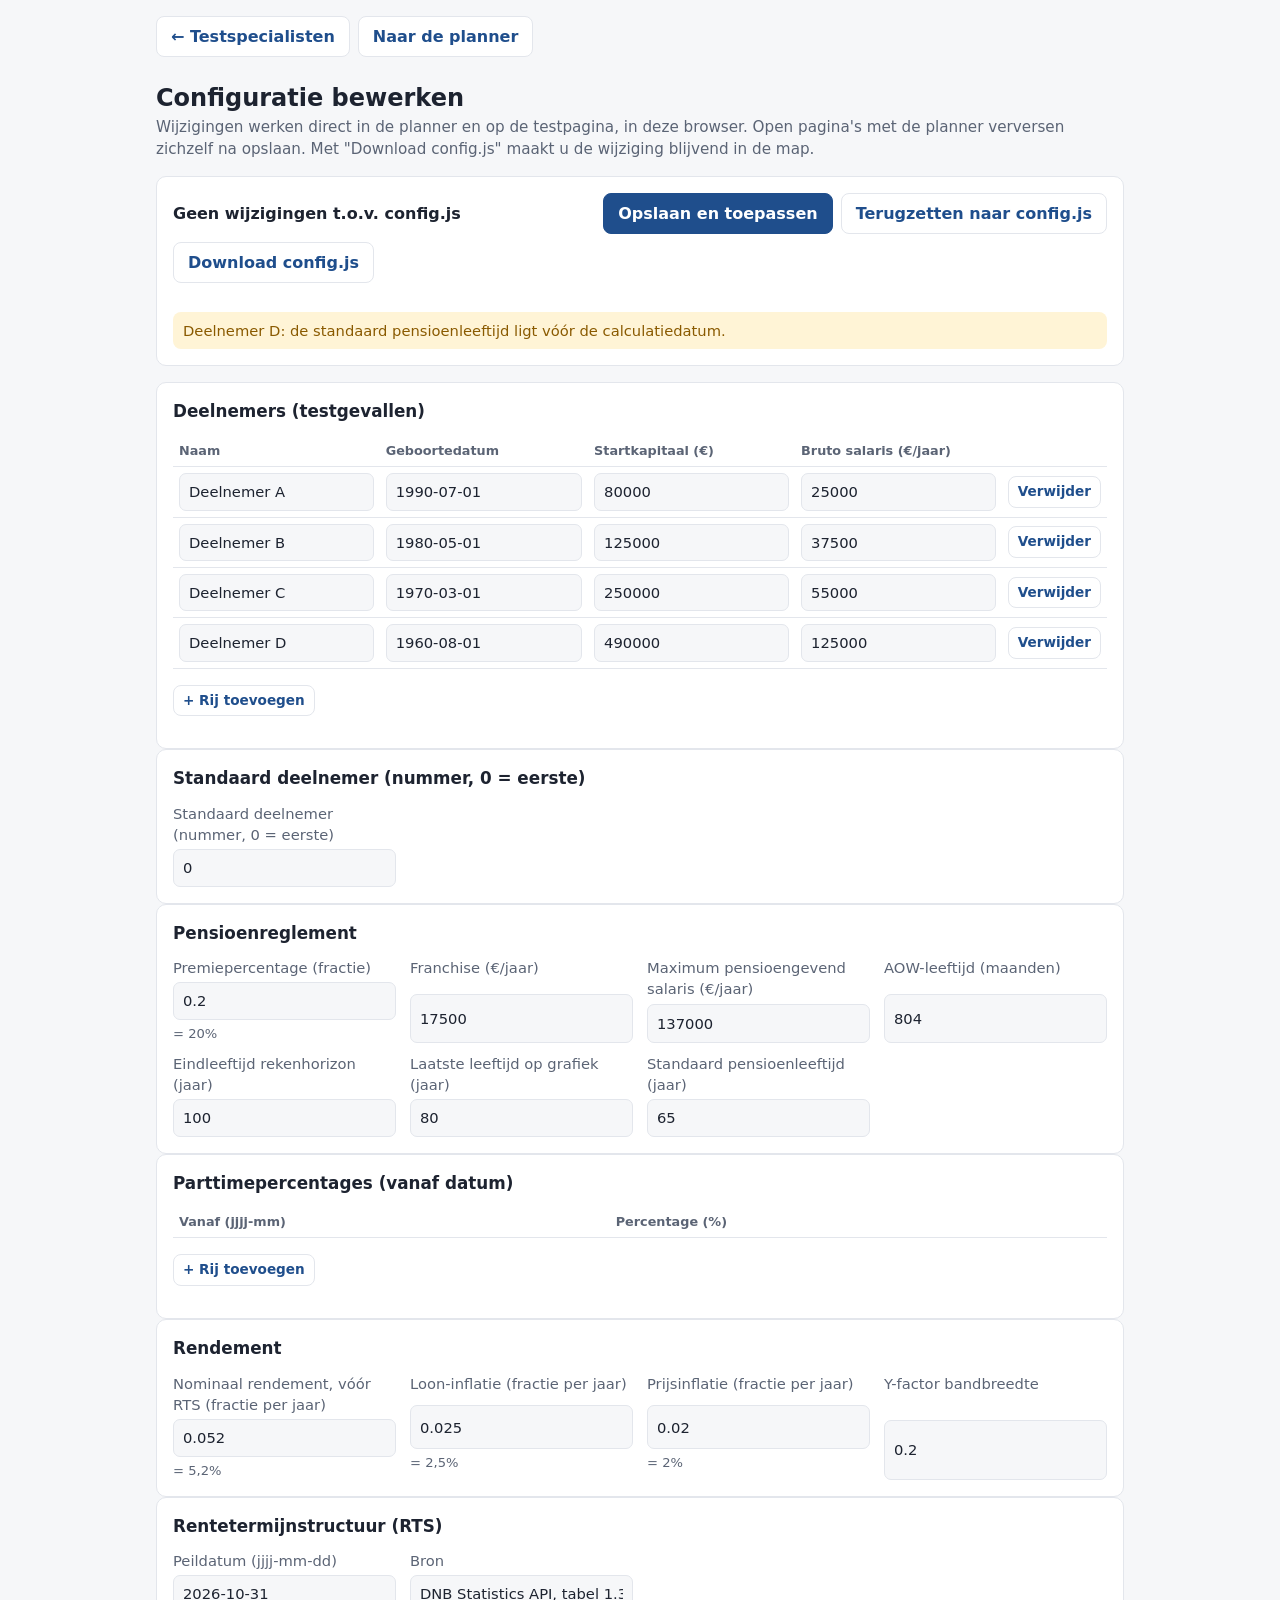
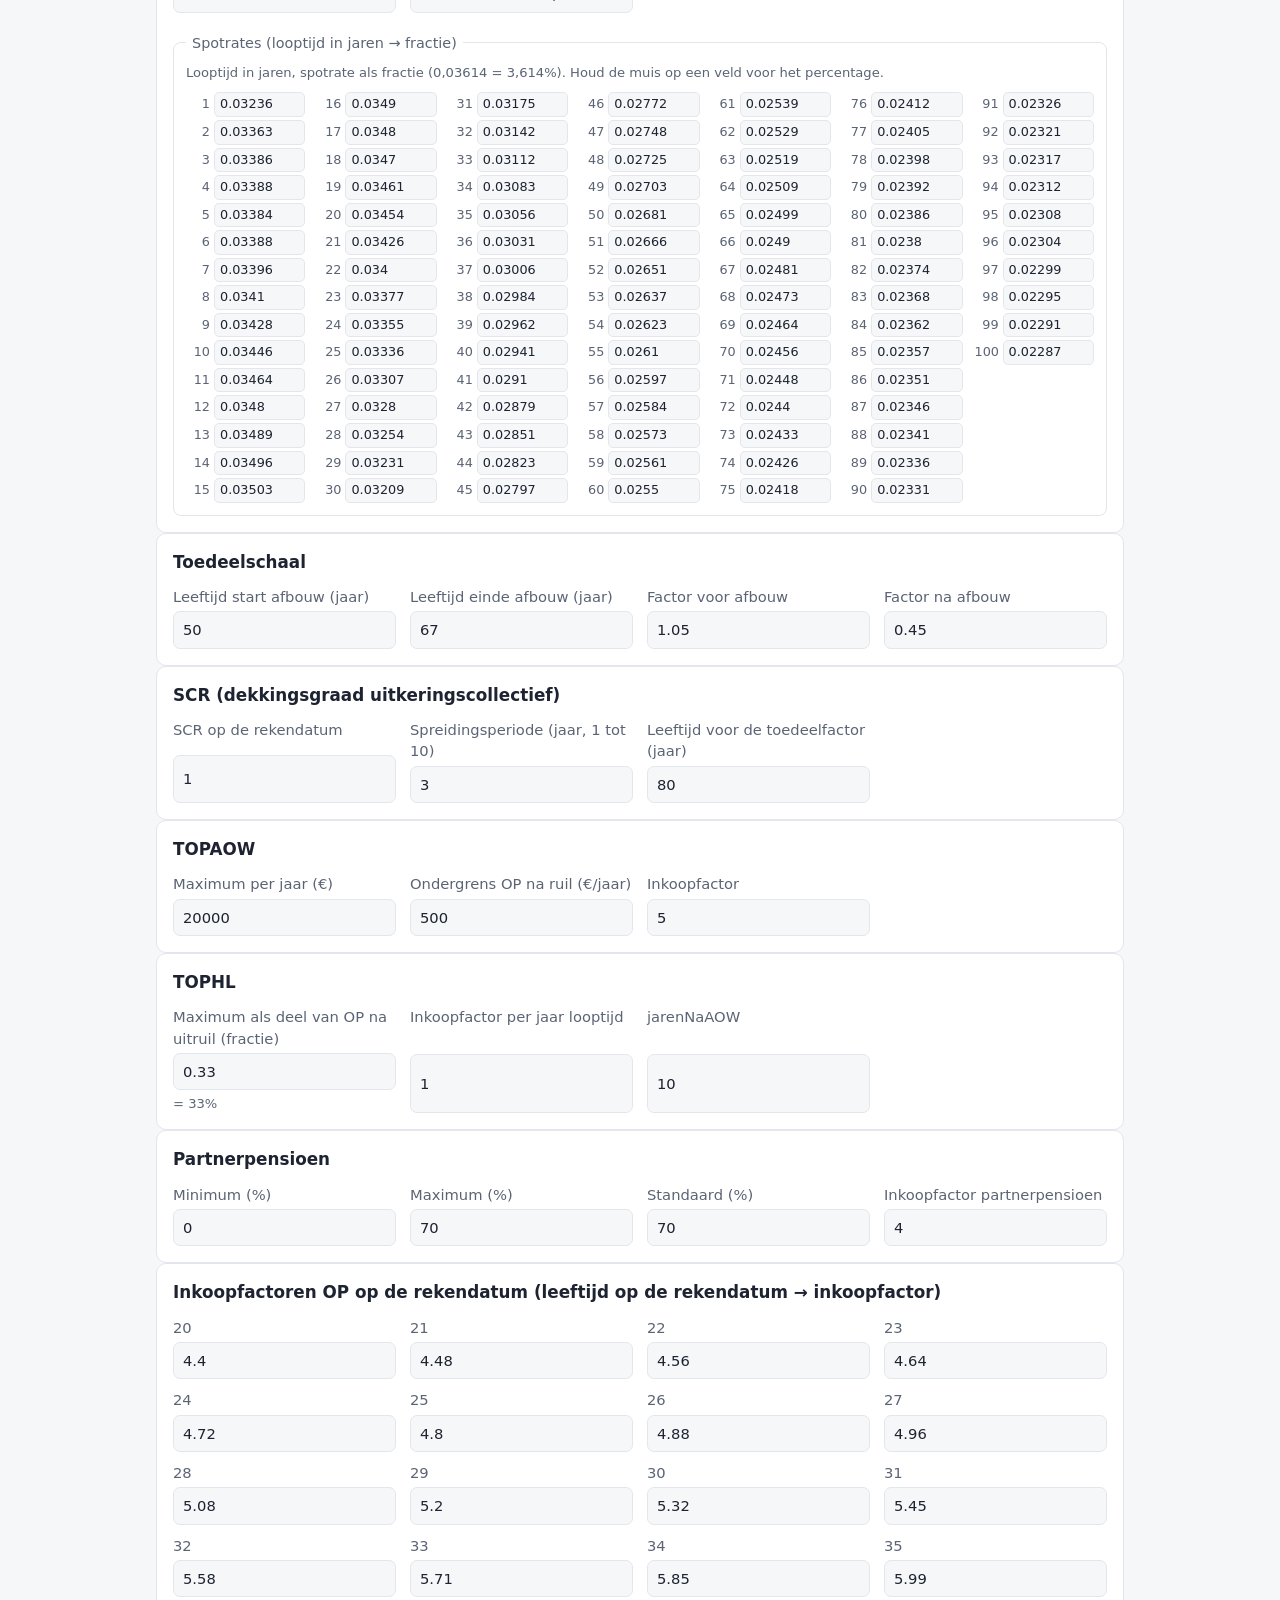
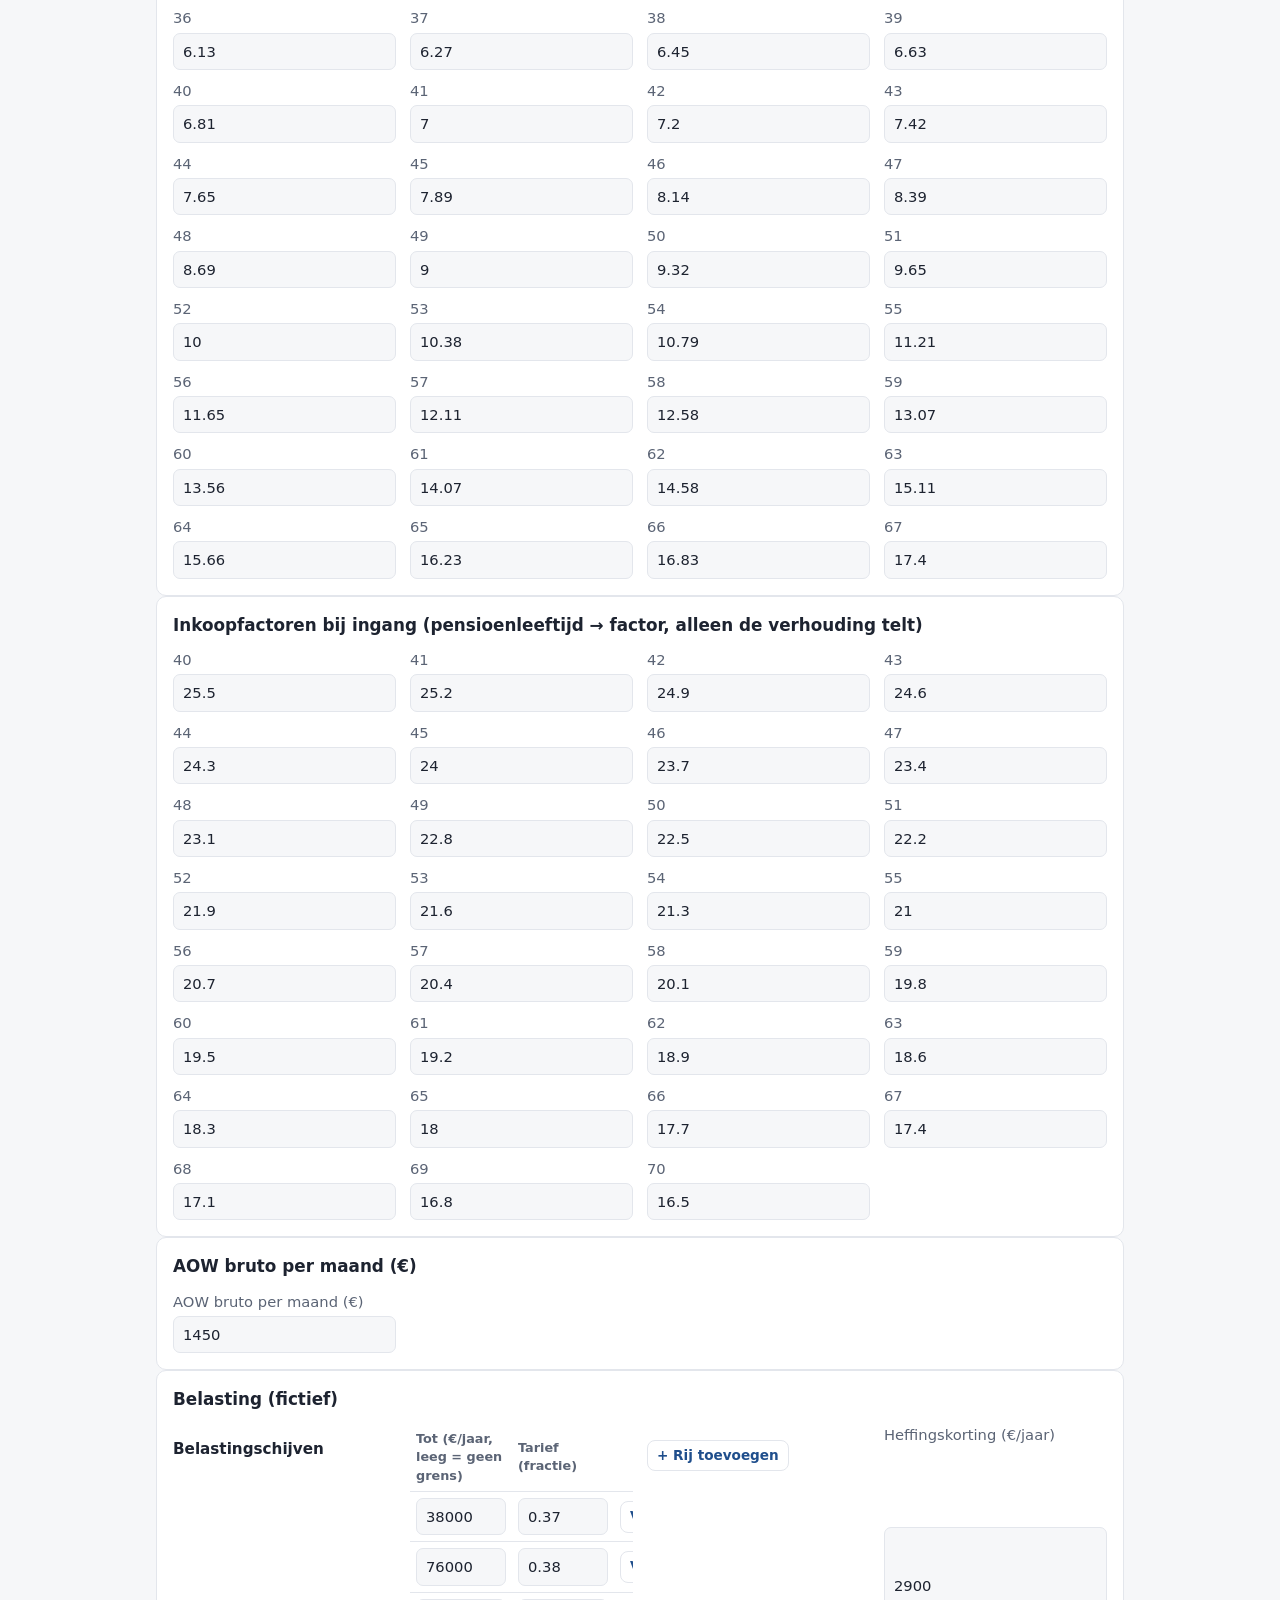
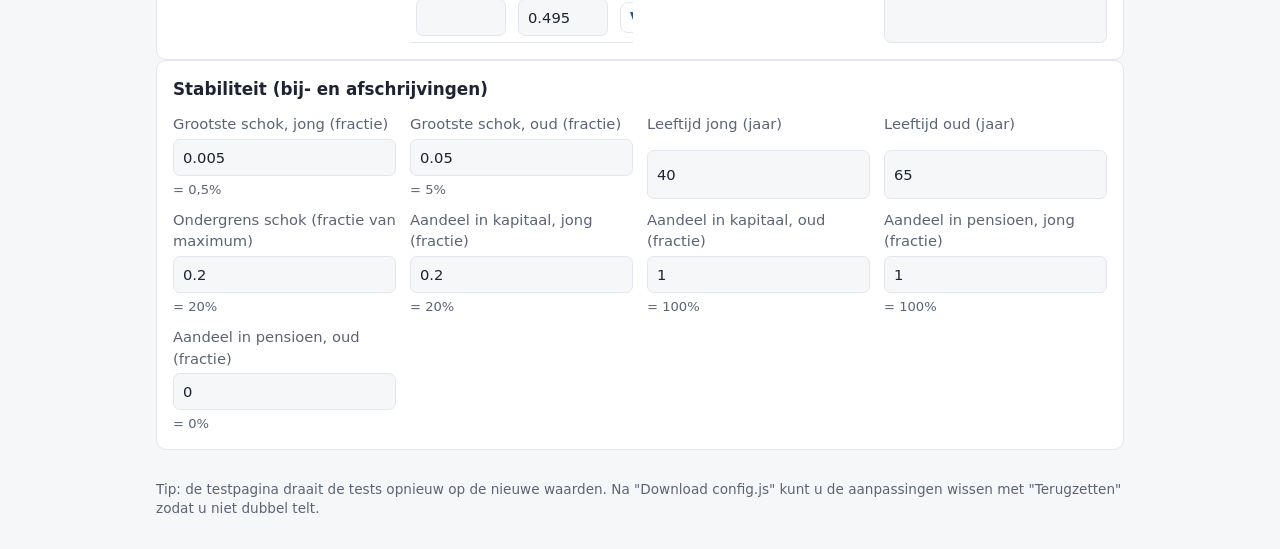
<file: config-bewerken.html>
<!doctype html>
<html lang="nl" data-configbewerker>
<head>
<meta charset="utf-8">
<meta name="viewport" content="width=device-width, initial-scale=1">
<title>Configuratie bewerken</title>
<style>
:root {
  --bg: #f6f7f9; --card: #ffffff; --ink: #1d2330; --muted: #5b6475; --line: #e3e6ec;
  --accent: #1f4e8c; --ok: #1e7b4a; --okbg: #e4f5ec; --fail: #b42318; --failbg: #fdecea; --warn: #8a5a00; --warnbg: #fff4d6;
}
@media (prefers-color-scheme: dark) {
  :root:not([data-theme="light"]) {
    --bg: #14171d; --card: #1c2129; --ink: #e8ebf0; --muted: #9aa3b2; --line: #2c333d;
    --accent: #7fb0ea; --ok: #6fd39c; --okbg: #1d3327; --fail: #ff8a80; --failbg: #3a211f; --warn: #f2c46b; --warnbg: #3a2f14;
  }
}
:root[data-theme="dark"] {
  --bg: #14171d; --card: #1c2129; --ink: #e8ebf0; --muted: #9aa3b2; --line: #2c333d;
  --accent: #7fb0ea; --ok: #6fd39c; --okbg: #1d3327; --fail: #ff8a80; --failbg: #3a211f; --warn: #f2c46b; --warnbg: #3a2f14;
}
* { box-sizing: border-box; }
body { margin: 0; background: var(--bg); color: var(--ink); font-family: system-ui, -apple-system, "Segoe UI", Roboto, sans-serif; line-height: 1.45; }
main { max-width: 1000px; margin: 0 auto; padding: 16px; display: grid; gap: 16px; }
h1 { font-size: 1.5rem; margin: 8px 0 0; }
h2 { font-size: 1.05rem; margin: 0 0 12px; }
h3 { font-size: 0.95rem; margin: 14px 0 6px; }
.lead { color: var(--muted); margin: 0; font-size: 0.95rem; }
.kaart { background: var(--card); border: 1px solid var(--line); border-radius: 10px; padding: 16px; }
.nav { display: flex; flex-wrap: wrap; gap: 8px; }
.knop-link, .knop { font: inherit; font-weight: 600; border-radius: 8px; padding: 8px 14px; text-decoration: none; cursor: pointer; border: 1px solid var(--line); background: var(--card); color: var(--accent); }
.knop.primair { background: var(--accent); color: #fff; border-color: var(--accent); }
.knop:disabled { opacity: 0.5; cursor: not-allowed; }
.acties { display: flex; flex-wrap: wrap; gap: 8px; align-items: center; }
.stand { font-weight: 700; }
.meldingen { margin: 8px 0 0; padding: 0; list-style: none; display: grid; gap: 6px; font-size: 0.92rem; }
.meldingen li { padding: 8px 10px; border-radius: 8px; }
.meldingen .fout { background: var(--failbg); color: var(--fail); }
.meldingen .waarschuwing { background: var(--warnbg); color: var(--warn); }
.status { min-height: 1.4em; font-size: 0.92rem; color: var(--muted); }
.grid { display: grid; grid-template-columns: repeat(auto-fill, minmax(200px, 1fr)); gap: 10px 14px; }
.veld { display: grid; gap: 4px; font-size: 0.92rem; }
.veld > span:first-child { color: var(--muted); }
.veld .hint { color: var(--muted); font-size: 0.82rem; }
input[type="text"] {
  font: inherit; width: 100%; padding: 7px 9px; border: 1px solid var(--line); border-radius: 7px; background: var(--bg); color: var(--ink);
}
input.ongeldig { border-color: var(--fail); background: var(--failbg); }
fieldset { border: 1px solid var(--line); border-radius: 8px; padding: 10px 12px 12px; margin: 10px 0 0; display: grid; gap: 10px; min-width: 0; }
legend { padding: 0 6px; color: var(--muted); font-size: 0.9rem; }
.tabelwrap { overflow-x: auto; }
table { width: 100%; border-collapse: collapse; font-size: 0.92rem; }
th, td { text-align: left; padding: 6px 6px; border-bottom: 1px solid var(--line); vertical-align: middle; }
th { color: var(--muted); font-weight: 600; font-size: 0.8rem; }
td input[type="text"] { min-width: 90px; }
.rijknop { font-size: 0.85rem; padding: 5px 9px; }
.voet { color: var(--muted); font-size: 0.85rem; }
/* RTS: kolommen van 15 looptijden naast elkaar */
fieldset.breed { grid-column: 1 / -1; }
.rts-noot { margin: 0; color: var(--muted); font-size: 0.82rem; }
.rts-raster { display: grid; grid-auto-flow: column; grid-template-rows: repeat(15, auto); grid-auto-columns: minmax(96px, 1fr); gap: 3px 12px; overflow-x: auto; }
.rts-cel { display: grid; grid-template-columns: 24px 1fr; align-items: center; gap: 4px; font-size: 0.8rem; }
.rts-cel span { color: var(--muted); text-align: right; font-variant-numeric: tabular-nums; }
.rts-cel input[type="text"] { padding: 2px 5px; font-size: 0.8rem; border-radius: 5px; font-variant-numeric: tabular-nums; }
@media (max-width: 640px) {
  .grid { grid-template-columns: 1fr 1fr; }
}
</style>
</head>
<body>
<main>
  <nav class="nav" aria-label="Navigatie">
    <a class="knop-link" href="testspecialisten.html">&larr; Testspecialisten</a>
    <a class="knop-link" href="index.html">Naar de planner</a>
  </nav>

  <header>
    <h1>Configuratie bewerken</h1>
    <p class="lead">Wijzigingen werken direct in de planner en op de testpagina, in deze browser. Open pagina's met de planner verversen zichzelf na opslaan. Met "Download config.js" maakt u de wijziging blijvend in de map.</p>
  </header>

  <section class="kaart" aria-live="polite">
    <div class="acties">
      <span id="stand" class="stand">Laden...</span>
      <span style="flex: 1"></span>
      <button id="opslaan" class="knop primair" type="button">Opslaan en toepassen</button>
      <button id="herstel" class="knop" type="button">Terugzetten naar config.js</button>
      <button id="download" class="knop" type="button">Download config.js</button>
    </div>
    <div id="status" class="status" role="status"></div>
    <ul id="meldingen" class="meldingen"></ul>
  </section>

  <div id="formulier"></div>

  <p class="voet">Tip: de testpagina draait de tests opnieuw op de nieuwe waarden. Na "Download config.js" kunt u de aanpassingen wissen met "Terugzetten" zodat u niet dubbel telt.</p>
</main>

<script src="config.js"></script>
<script src="config-overlay.js"></script>
<script>
(function () {
  'use strict';

  var O = window.PensioenOverlay;

  // ---------- labels en instellingen ----------
  var LABELS = {
    calculatiedatum: 'Calculatiedatum (jjjj-mm)',
    deelnemers: 'Deelnemers (testgevallen)',
    naam: 'Naam', geboortedatum: 'Geboortedatum (jjjj-mm-dd)', startkapitaal: 'Startkapitaal (€)', brutoSalaris: 'Bruto salaris (€/jaar)',
    standaardDeelnemer: 'Standaard deelnemer (nummer, 0 = eerste)',
    stabiliteit: 'Stabiliteit (bij- en afschrijvingen)',
    maxSchokJong: 'Grootste schok, jong (fractie)', maxSchokOud: 'Grootste schok, oud (fractie)',
    leeftijdJong: 'Leeftijd jong (jaar)', leeftijdOud: 'Leeftijd oud (jaar)',
    ondergrensFractie: 'Ondergrens schok (fractie van maximum)',
    kapitaalAandeelJong: 'Aandeel in kapitaal, jong (fractie)', kapitaalAandeelOud: 'Aandeel in kapitaal, oud (fractie)',
    pensioenAandeelJong: 'Aandeel in pensioen, jong (fractie)', pensioenAandeelOud: 'Aandeel in pensioen, oud (fractie)',
    pensioenreglement: 'Pensioenreglement',
    premiepercentage: 'Premiepercentage (fractie)',
    franchise: 'Franchise (€/jaar)',
    maxPensioengevendSalaris: 'Maximum pensioengevend salaris (€/jaar)',
    aowLeeftijdMaanden: 'AOW-leeftijd (maanden)',
    eindLeeftijd: 'Eindleeftijd rekenhorizon (jaar)',
    grafiekEindLeeftijd: 'Laatste leeftijd op grafiek (jaar)',
    standaardPensioenleeftijd: 'Standaard pensioenleeftijd (jaar)',
    parttimepercentages: 'Parttimepercentages (vanaf datum)',
    vanaf: 'Vanaf (jjjj-mm)', percentage: 'Percentage (%)',
    rendement: 'Rendement',
    nominaalRendement: 'Nominaal rendement, vóór RTS (fractie per jaar)',
    rts: 'Rentetermijnstructuur (RTS)',
    peildatum: 'Peildatum (jjjj-mm-dd)', bron: 'Bron',
    spotrates: 'Spotrates (looptijd in jaren → fractie)',
    loonInflatie: 'Loon-inflatie (fractie per jaar)',
    inflatiePrijs: 'Prijsinflatie (fractie per jaar)',
    yFactor: 'Y-factor bandbreedte',
    toedeelschaal: 'Toedeelschaal',
    scr: 'SCR (dekkingsgraad uitkeringscollectief)',
    startwaarde: 'SCR op de rekendatum', spreidingsperiode: 'Spreidingsperiode (jaar, 1 tot 10)',
    leeftijdToedeling: 'Leeftijd voor de toedeelfactor (jaar)',
    leeftijdStart: 'Leeftijd start afbouw (jaar)', leeftijdEind: 'Leeftijd einde afbouw (jaar)',
    factorVoor: 'Factor voor afbouw', factorNa: 'Factor na afbouw',
    inkoopfactorenOP: 'Inkoopfactoren OP op de rekendatum (leeftijd op de rekendatum → inkoopfactor)',
    inkoopfactorenIngang: 'Inkoopfactoren bij ingang (pensioenleeftijd → factor, alleen de verhouding telt)',
    aowBrutoMaand: 'AOW bruto per maand (€)',
    belasting: 'Belasting (fictief)',
    schijven: 'Belastingschijven', tot: 'Tot (€/jaar, leeg = geen grens)', tarief: 'Tarief (fractie)',
    heffingskorting: 'Heffingskorting (€/jaar)',
    topaow: 'TOPAOW',
    maxPerJaar: 'Maximum per jaar (€)',
    ondergrensOP: 'Ondergrens OP na ruil (€/jaar)',
    inkoopfactor: 'Inkoopfactor',
    tophl: 'TOPHL',
    maxPctOP: 'Maximum als deel van OP na uitruil (fractie)',
    inkoopfactorPerJaar: 'Inkoopfactor per jaar looptijd',
    partnerpensioen: 'Partnerpensioen',
    minPct: 'Minimum (%)', maxPct: 'Maximum (%)', standaardPct: 'Standaard (%)',
    inkoopfactorNP: 'Inkoopfactor partnerpensioen'
  };

  // Waarden als fractie (0,20 = 20%): hiernaast tonen we het percentage.
  var FRACTIE = ['premiepercentage', 'maxSchokJong', 'maxSchokOud', 'ondergrensFractie', 'kapitaalAandeelJong', 'kapitaalAandeelOud',
                 'pensioenAandeelJong', 'pensioenAandeelOud', 'nominaalRendement', 'spotrate', 'loonInflatie', 'inflatiePrijs', 'maxPctOP'];

  // Lijsten met rijen: kolommen en het model voor een nieuwe rij.
  var TABELLEN = {
    deelnemers: {
      kolommen: [['naam', 'Naam', 'text'], ['geboortedatum', 'Geboortedatum', 'text'], ['startkapitaal', 'Startkapitaal (€)', 'num'], ['brutoSalaris', 'Bruto salaris (€/jaar)', 'num']],
      nieuw: function () { return { naam: 'Nieuwe deelnemer', geboortedatum: '1980-01-01', startkapitaal: 0, brutoSalaris: 0 }; }
    },
    parttimepercentages: {
      kolommen: [['vanaf', 'Vanaf (jjjj-mm)', 'text'], ['percentage', 'Percentage (%)', 'num']],
      nieuw: function () { return { vanaf: '2030-01', percentage: 100 }; }
    },
    schijven: {
      kolommen: [['tot', 'Tot (€/jaar, leeg = geen grens)', 'numOpt'], ['tarief', 'Tarief (fractie)', 'num']],
      nieuw: function () { return { tot: null, tarief: 0.4 }; }
    }
  };

  var SECTIE_VOLGORDE = ['deelnemers', 'standaardDeelnemer', 'pensioenreglement', 'parttimepercentages', 'rendement',
                         'rts', 'toedeelschaal', 'scr', 'topaow', 'tophl', 'partnerpensioen', 'inkoopfactorenOP', 'inkoopfactorenIngang', 'aowBrutoMaand', 'belasting', 'stabiliteit'];
  var OVERSLAAN = ['deelnemer', 'calculatiedatum'];   // calculatiedatum volgt uit de kalenderdatum (config.js)

  // ---------- hulpfuncties ----------
  function isObj(v) { return v !== null && typeof v === 'object' && !Array.isArray(v); }
  function clone(v) { return JSON.parse(JSON.stringify(v)); }
  function esc(s) { return String(s === null || s === undefined ? '' : s).replace(/[&<>"']/g, function (ch) {
    return { '&': '&amp;', '<': '&lt;', '>': '&gt;', '"': '&quot;', "'": '&#39;' }[ch]; }); }
  function fmt(v) { return Number(v).toLocaleString('nl-NL', { maximumFractionDigits: 2 }); }
  function fmtPct(v) { return Number(v * 100).toLocaleString('nl-NL', { maximumFractionDigits: 3 }) + '%'; }
  function getAt(obj, p) { return p.reduce(function (o, k) { return o[k]; }, obj); }
  function setAt(obj, p, val) { var parent = getAt(obj, p.slice(0, -1)); parent[p[p.length - 1]] = val; }
  function pad(s) { return String(s).length === 1 ? '0' + s : String(s); }
  function label(p) { return p.map(function (k) { return typeof k === 'number' ? 'rij ' + (k + 1) : (LABELS[k] || k); }).join(' > '); }
  function maandIdx(s) { var d = String(s).split('-').map(Number); return d[0] * 12 + (d[1] - 1); }

  // ---------- HTML van het formulier ----------
  var teller = 0;

  function veld(p, v, key, labelTekst) {
    var id = 'f' + (++teller);
    var type = key === 'tot' ? 'numOpt' : (typeof v === 'string' ? 'text' : 'num');
    var waarde = v === null || v === undefined ? '' : String(v);
    var hint = '';
    if (FRACTIE.indexOf(key) >= 0 && typeof v === 'number') {
      hint = '<span class="hint" id="h' + id + '">= ' + esc(fmt(v * 100)) + '%</span>';
    }
    return '<label class="veld"><span>' + esc(labelTekst || LABELS[key] || key) + '</span>' +
           '<input type="text" inputmode="decimal" id="' + id + '" value="' + esc(waarde) + '" data-path="' + esc(JSON.stringify(p)) +
           '" data-type="' + type + '"' + (hint ? ' data-hint="h' + id + '"' : '') + '>' + hint + '</label>';
  }

  function tabel(p, arr, key) {
    var cfg = TABELLEN[key];
    var koppen = cfg.kolommen.map(function (k) { return '<th>' + esc(k[1]) + '</th>'; }).join('');
    var rijen = arr.map(function (rij, i) {
      var cellen = cfg.kolommen.map(function (k) {
        var v = rij[k[0]];
        var waarde = v === null || v === undefined ? '' : String(v);
        var pad2 = p.concat([i, k[0]]);
        return '<td><input type="text" inputmode="decimal" value="' + esc(waarde) + '" data-path="' + esc(JSON.stringify(pad2)) +
               '" data-type="' + k[2] + '"></td>';
      }).join('');
      return '<tr>' + cellen + '<td><button type="button" class="knop rijknop" data-act="del" data-path="' +
             esc(JSON.stringify(p)) + '" data-idx="' + i + '">Verwijder</button></td></tr>';
    }).join('');
    return '<div class="tabelwrap"><table><thead><tr>' + koppen + '<th></th></tr></thead><tbody>' + rijen + '</tbody></table></div>' +
           '<p><button type="button" class="knop rijknop" data-act="add" data-path="' + esc(JSON.stringify(p)) + '" data-key="' + esc(key) + '">+ Rij toevoegen</button></p>';
  }

  function kinderen(obj, p) {
    return Object.keys(obj).filter(function (k) { return OVERSLAAN.indexOf(k) < 0 || p.length; }).map(function (k) {
      var v = obj[k], pk = p.concat([k]);
      if (Array.isArray(v) && TABELLEN[k]) return '<h3>' + esc(LABELS[k] || k) + '</h3>' + tabel(pk, v, k);
      if ((k === 'inkoopfactorenOP' || k === 'inkoopfactorenIngang') && isObj(v)) {
        return '<fieldset><legend>' + esc(LABELS[k]) + '</legend><div class="grid">' +
               Object.keys(v).map(function (a) { return veld(pk.concat([a]), v[a], a, 'Leeftijd ' + a); }).join('') + '</div></fieldset>';
      }
      // Spotrates: compact, in kolommen van 15 looptijden naast elkaar. Het percentage staat in de tooltip.
      if (k === 'spotrates' && isObj(v)) {
        var looptijden = Object.keys(v).map(Number).sort(function (a, b) { return a - b; });
        return '<fieldset class="breed"><legend>' + esc(LABELS[k]) + '</legend>' +
               '<p class="rts-noot">Looptijd in jaren, spotrate als fractie (0,03614 = 3,614%). Houd de muis op een veld voor het percentage.</p>' +
               '<div class="rts-raster">' + looptijden.map(function (a) {
                 var id = 'f' + (++teller);
                 var titel = typeof v[a] === 'number' ? fmtPct(v[a]) : '';
                 return '<label class="rts-cel" for="' + id + '"><span>' + a + '</span>' +
                        '<input type="text" inputmode="decimal" id="' + id + '" value="' + esc(v[a]) + '" title="' + esc(titel) +
                        '" data-path="' + esc(JSON.stringify(pk.concat([String(a)]))) + '" data-type="num" data-pct-title="1"></label>';
               }).join('') + '</div></fieldset>';
      }
      if (isObj(v)) return '<fieldset><legend>' + esc(LABELS[k] || k) + '</legend><div class="grid">' + kinderen(v, pk) + '</div></fieldset>';
      return veld(pk, v, k);
    }).join('');
  }

  function sectie(key, v) {
    var inhoud;
    if (Array.isArray(v) && TABELLEN[key]) inhoud = tabel([key], v, key);
    else if (isObj(v)) inhoud = '<div class="grid">' + kinderen(v, [key]) + '</div>';
    else inhoud = '<div class="grid">' + veld([key], v, key) + '</div>';
    return '<section class="kaart"><h2>' + esc(LABELS[key] || key) + '</h2>' + inhoud + '</section>';
  }

  function bouwHtml(cfg) {
    teller = 0;
    var keys = SECTIE_VOLGORDE.filter(function (k) { return k in cfg; });
    Object.keys(cfg).forEach(function (k) { if (keys.indexOf(k) < 0 && OVERSLAAN.indexOf(k) < 0) keys.push(k); });
    return keys.map(function (k) { return sectie(k, cfg[k]); }).join('');
  }

  // ---------- validatie ----------
  function valideer(cfg) {
    var fouten = [], waarschuwingen = [];
    function walk(o, p) {
      if (isObj(o)) Object.keys(o).forEach(function (k) { walk(o[k], p.concat([k])); });
      else if (Array.isArray(o)) o.forEach(function (x, i) { walk(x, p.concat([i])); });
      else if (typeof o === 'number' && !isFinite(o)) fouten.push('Ongeldig getal bij ' + label(p) + '.');
    }
    walk(cfg, []);

    if (!/^\d{4}-(0[1-9]|1[0-2])$/.test(String(cfg.calculatiedatum))) fouten.push('Calculatiedatum moet de vorm jjjj-mm hebben.');
    var dl = cfg.deelnemers || [];
    dl.forEach(function (d) {
      if (!/^\d{4}-\d{2}-\d{2}$/.test(String(d.geboortedatum))) fouten.push('Geboortedatum van ' + d.naam + ' moet de vorm jjjj-mm-dd hebben.');
    });
    if (!(cfg.standaardDeelnemer >= 0 && cfg.standaardDeelnemer < dl.length)) fouten.push('Standaard deelnemer verwijst naar een rij die niet bestaat.');

    var inkoop = [['TOPAOW', cfg.topaow && cfg.topaow.inkoopfactor], ['TOPHL (per jaar looptijd)', cfg.tophl && cfg.tophl.inkoopfactorPerJaar], ['Partnerpensioen', cfg.partnerpensioen && cfg.partnerpensioen.inkoopfactorNP]];
    inkoop.forEach(function (x) { if (!(x[1] > 0)) fouten.push('Inkoopfactor ' + x[0] + ' moet groter dan 0 zijn.'); });
    if (cfg.topaow && (cfg.topaow.maxPerJaar < 0 || cfg.topaow.ondergrensOP < 0)) fouten.push('TOPAOW-bedragen mogen niet negatief zijn.');
    if (cfg.pensioenreglement && !(cfg.pensioenreglement.aowLeeftijdMaanden > 0)) fouten.push('AOW-leeftijd moet groter dan 0 zijn.');
    var sp = cfg.rts && cfg.rts.spotrates;
    if (!isObj(sp) || !Object.keys(sp).length) fouten.push('De RTS moet minstens één spotrate bevatten.');
    else {
      var lt = Object.keys(sp).map(Number).sort(function (a, b) { return a - b; });
      if (lt.some(function (x, i) { return i > 0 && x !== lt[i - 1] + 1; })) fouten.push('De looptijden in de RTS moeten aaneengesloten zijn (1, 2, 3, ...).');
      if (lt.some(function (x) { return Math.abs(sp[x]) > 0.2; })) waarschuwingen.push('Een spotrate is groter dan 20%. Spotrates zijn fracties: 3,4% = 0,034.');
    }
    if (cfg.rendement && Math.abs(cfg.rendement.nominaalRendement) > 0.3) waarschuwingen.push('Het nominale rendement is een fractie: 5,2% = 0,052.');

    var pp = cfg.partnerpensioen;
    if (pp && !(pp.minPct <= pp.standaardPct && pp.standaardPct <= pp.maxPct && pp.maxPct <= 100 && pp.minPct >= 0)) {
      waarschuwingen.push('Partnerpensioen: minimum, standaard en maximum liggen niet in de juiste volgorde (0 tot 100%).');
    }
    if (cfg.tophl && !(cfg.tophl.maxPctOP >= 0 && cfg.tophl.maxPctOP <= 1)) waarschuwingen.push('TOPHL-maximum hoort tussen 0 en 1 (fractie) te liggen.');
    dl.forEach(function (d) {
      if (!/^\d{4}-\d{2}-\d{2}$/.test(String(d.geboortedatum)) || !/^\d{4}-\d{2}$/.test(String(cfg.calculatiedatum))) return;
      var pIdx = maandIdx(d.geboortedatum.slice(0, 7)) + cfg.pensioenreglement.standaardPensioenleeftijd * 12;
      if (pIdx <= maandIdx(cfg.calculatiedatum)) {
        waarschuwingen.push(d.naam + ': de standaard pensioenleeftijd ligt vóór de calculatiedatum.');
      }
    });
    (cfg.parttimepercentages || []).forEach(function (r) {
      if (!(r.percentage >= 0 && r.percentage <= 100)) waarschuwingen.push('Parttimepercentage ' + r.percentage + ' ligt buiten 0 tot 100.');
    });
    return { fouten: fouten, waarschuwingen: waarschuwingen };
  }

  // ---------- pagina ----------
  var bewerkt = null;

  function init() {
    var stand = document.getElementById('stand');
    var meldingen = document.getElementById('meldingen');
    var status = document.getElementById('status');
    var formulier = document.getElementById('formulier');
    var opslaanKnop = document.getElementById('opslaan');

    if (!window.PLANNER_CONFIG || !window.PLANNER_BASIS) {
      stand.textContent = 'config.js niet gevonden';
      status.textContent = 'Zet deze pagina in dezelfde map als config.js.';
      opslaanKnop.disabled = true;
      return;
    }

    bewerkt = O.clone(window.PLANNER_CONFIG);

    function ververs() {
      var v = valideer(bewerkt);
      var aantal = O.tel(O.diff(window.PLANNER_BASIS, bewerkt));
      stand.textContent = aantal === 0 ? 'Geen wijzigingen t.o.v. config.js' : aantal + (aantal === 1 ? ' wijziging' : ' wijzigingen') + ' t.o.v. config.js';
      meldingen.innerHTML = v.fouten.map(function (m) { return '<li class="fout">' + esc(m) + '</li>'; }).join('') +
                            v.waarschuwingen.map(function (m) { return '<li class="waarschuwing">' + esc(m) + '</li>'; }).join('');
      opslaanKnop.disabled = v.fouten.length > 0;
      return v;
    }

    function teken() {
      formulier.innerHTML = bouwHtml(bewerkt);
      ververs();
    }

    formulier.addEventListener('input', function (e) {
      var el = e.target;
      if (!el.getAttribute || !el.getAttribute('data-path')) return;
      var p = JSON.parse(el.getAttribute('data-path'));
      var type = el.getAttribute('data-type');
      var raw = el.value.trim().replace(',', '.');
      var val;
      if (type === 'text') val = el.value;
      else if (type === 'numOpt' && raw === '') val = null;
      else { val = raw === '' ? NaN : Number(raw); }
      setAt(bewerkt, p, val);

      el.classList.toggle('ongeldig', typeof val === 'number' && !isFinite(val));
      if (el.hasAttribute('data-pct-title')) el.title = isFinite(val) ? fmtPct(val) : '';
      var hintId = el.getAttribute('data-hint');
      if (hintId) {
        var h = document.getElementById(hintId);
        if (h) h.textContent = isFinite(val) ? '= ' + fmt(val * 100) + '%' : '';
      }
      status.textContent = '';
      ververs();
    });

    formulier.addEventListener('click', function (e) {
      var btn = e.target.closest ? e.target.closest('button[data-act]') : null;
      if (!btn) return;
      var p = JSON.parse(btn.getAttribute('data-path'));
      var arr = getAt(bewerkt, p);
      if (btn.getAttribute('data-act') === 'add') {
        arr.push(TABELLEN[btn.getAttribute('data-key')].nieuw());
      } else if (btn.getAttribute('data-act') === 'del') {
        arr.splice(Number(btn.getAttribute('data-idx')), 1);
      }
      teken();
    });

    opslaanKnop.addEventListener('click', function () {
      var v = valideer(bewerkt);
      if (v.fouten.length) { status.textContent = 'Opslaan niet mogelijk: los eerst de fouten op.'; return; }
      var verschil = O.diff(window.PLANNER_BASIS, bewerkt);
      if (O.schrijf(verschil)) {
        status.textContent = 'Opgeslagen. De planner en de testpagina gebruiken deze waarden vanaf nu; open pagina\'s verversen zichzelf.';
      } else {
        status.textContent = 'Opslaan lukt niet in deze browser. Gebruik Download config.js.';
      }
    });

    document.getElementById('herstel').addEventListener('click', function () {
      if (!window.confirm('Alle aanpassingen in deze browser wissen en de waarden uit config.js terugzetten?')) return;
      O.schrijf(null);
      bewerkt = O.clone(window.PLANNER_BASIS);
      teken();
      status.textContent = 'Teruggezet naar config.js.';
    });

    document.getElementById('download').addEventListener('click', function () {
      var v = valideer(bewerkt);
      if (v.fouten.length) { status.textContent = 'Download niet mogelijk: los eerst de fouten op.'; return; }
      var inhoud = '/*\n  Pensioenplanner: configuratie, gegenereerd vanuit config-bewerken.html.\n  Vervangt config.js. Wis daarna de aanpassingen in de browser met "Terugzetten".\n*/\n' +
                   'window.PLANNER_CONFIG = ' + JSON.stringify(bewerkt, null, 2) + ';\n';
      var blob = new Blob([inhoud], { type: 'text/javascript' });
      var a = document.createElement('a');
      a.href = URL.createObjectURL(blob);
      a.download = 'config.js';
      document.body.appendChild(a);
      a.click();
      a.remove();
      status.textContent = 'config.js gedownload. Zet het bestand in de map om de wijziging blijvend te maken.';
    });

    teken();
  }

  // Pure functies voor controle buiten de pagina.
  window.ConfigBewerker = { valideer: valideer, bouwHtml: bouwHtml };

  if (typeof document !== 'undefined' && document.getElementById('formulier')) {
    if (document.readyState === 'loading') document.addEventListener('DOMContentLoaded', init);
    else init();
  }
})();
</script>
</body>
</html>
</file>
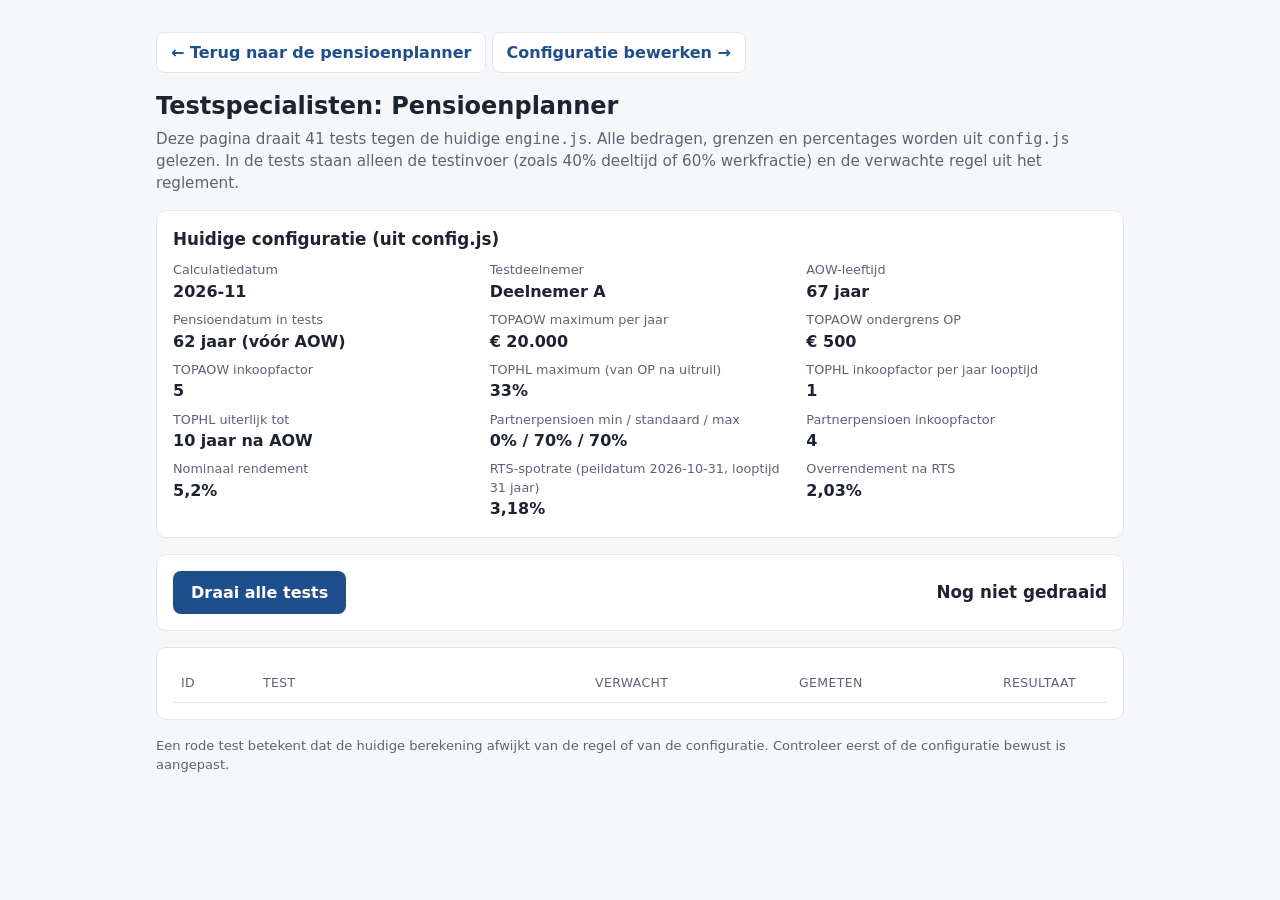
<file: testspecialisten.html>
<!doctype html>
<html lang="nl">
<head>
<meta charset="utf-8">
<meta name="viewport" content="width=device-width, initial-scale=1">
<title>Testspecialisten: Pensioenplanner</title>
<style>
:root {
  --bg: #f6f7f9; --card: #ffffff; --ink: #1d2330; --muted: #5b6475; --line: #e3e6ec;
  --accent: #1f4e8c; --ok: #1e7b4a; --okbg: #e4f5ec; --fail: #b42318; --failbg: #fdecea; --warn: #8a5a00; --warnbg: #fff4d6;
}
:root:not([data-theme="light"]) { }
@media (prefers-color-scheme: dark) {
  :root:not([data-theme="light"]) {
    --bg: #14171d; --card: #1c2129; --ink: #e8ebf0; --muted: #9aa3b2; --line: #2c333d;
    --accent: #7fb0ea; --ok: #6fd39c; --okbg: #1d3327; --fail: #ff8a80; --failbg: #3a211f; --warn: #f2c46b; --warnbg: #3a2f14;
  }
}
:root[data-theme="dark"] {
  --bg: #14171d; --card: #1c2129; --ink: #e8ebf0; --muted: #9aa3b2; --line: #2c333d;
  --accent: #7fb0ea; --ok: #6fd39c; --okbg: #1d3327; --fail: #ff8a80; --failbg: #3a211f; --warn: #f2c46b; --warnbg: #3a2f14;
}
* { box-sizing: border-box; }
body { margin: 0; background: var(--bg); color: var(--ink); font-family: system-ui, -apple-system, "Segoe UI", Roboto, sans-serif; line-height: 1.45; }
main { max-width: 1000px; margin: 0 auto; padding: 16px; }
h1 { font-size: 1.5rem; margin: 8px 0 4px; }
h2 { font-size: 1.05rem; margin: 0 0 10px; }
.intro { color: var(--muted); margin: 0 0 16px; font-size: 0.95rem; }
.kaart { background: var(--card); border: 1px solid var(--line); border-radius: 10px; padding: 16px; margin-bottom: 16px; }
.config dl { display: grid; grid-template-columns: repeat(auto-fill, minmax(230px, 1fr)); gap: 8px 16px; margin: 0; }
.config dt { font-size: 0.8rem; color: var(--muted); }
.config dd { margin: 0; font-weight: 600; }
.acties { display: flex; flex-wrap: wrap; gap: 12px; align-items: center; justify-content: space-between; }
button { font: inherit; font-weight: 600; background: var(--accent); color: #fff; border: 0; border-radius: 8px; padding: 10px 18px; cursor: pointer; }
button:disabled { opacity: 0.6; cursor: wait; }
.terugknop { display: inline-block; padding: 8px 14px; border-radius: 8px; background: var(--card); color: var(--accent); border: 1px solid var(--line); font-weight: 600; text-decoration: none; }
.samenvatting { font-weight: 700; font-size: 1.05rem; }
.samenvatting.ok { color: var(--ok); }
.samenvatting.fout { color: var(--fail); }
.tijd { color: var(--muted); font-size: 0.85rem; }
.waarschuwing { background: var(--warnbg); color: var(--warn); border-radius: 8px; padding: 10px 12px; margin-bottom: 16px; font-size: 0.92rem; display: none; }
.waarschuwing.zichtbaar { display: block; }
.fout-melding { background: var(--failbg); color: var(--fail); }
.tabel { display: grid; gap: 0; }
.kop, .rij { display: grid; grid-template-columns: 70px minmax(200px, 2fr) minmax(120px, 1.2fr) minmax(120px, 1.2fr) 96px; gap: 12px; padding: 10px 8px; align-items: start; }
.kop { font-size: 0.78rem; text-transform: uppercase; letter-spacing: 0.03em; color: var(--muted); border-bottom: 1px solid var(--line); }
.groep { font-weight: 700; margin: 14px 0 4px; padding: 6px 8px; background: var(--bg); border-radius: 6px; }
.rij { border-bottom: 1px solid var(--line); font-size: 0.93rem; }
.rij .titel { font-weight: 600; }
.rij .uitleg { color: var(--muted); font-size: 0.85rem; }
.rij .id { font-family: ui-monospace, Consolas, monospace; font-size: 0.85rem; color: var(--muted); }
.badge { display: inline-block; padding: 3px 10px; border-radius: 999px; font-weight: 700; font-size: 0.82rem; text-align: center; }
.badge.ok { background: var(--okbg); color: var(--ok); }
.badge.fout { background: var(--failbg); color: var(--fail); }
.badge.nog { background: var(--line); color: var(--muted); }
.voet { color: var(--muted); font-size: 0.82rem; margin-top: 16px; }
@media (max-width: 720px) {
  .kop { display: none; }
  .rij { grid-template-columns: 1fr; gap: 4px; padding: 12px 4px; }
  .rij > div::before { content: attr(data-label); display: block; font-size: 0.72rem; text-transform: uppercase; letter-spacing: 0.03em; color: var(--muted); }
  .rij > .resultaat { order: -1; }
  .rij > .resultaat::before { content: none; }
}
</style>
</head>
<body>
<main>
  <p>
    <a class="terugknop" href="index.html">&larr; Terug naar de pensioenplanner</a>
    <a class="terugknop" href="config-bewerken.html">Configuratie bewerken &rarr;</a>
  </p>
  <h1>Testspecialisten: Pensioenplanner</h1>
  <p class="intro">Deze pagina draait 41 tests tegen de huidige <code>engine.js</code>. Alle bedragen, grenzen en percentages worden uit <code>config.js</code> gelezen. In de tests staan alleen de testinvoer (zoals 40% deeltijd of 60% werkfractie) en de verwachte regel uit het reglement.</p>

  <div id="waarschuwing" class="waarschuwing"></div>

  <section class="kaart config" aria-labelledby="cfg-titel">
    <h2 id="cfg-titel">Huidige configuratie (uit config.js)</h2>
    <dl id="configlijst"></dl>
  </section>

  <section class="kaart">
    <div class="acties">
      <button id="startknop" type="button">Draai alle tests</button>
      <div>
        <div id="samenvatting" class="samenvatting">Nog niet gedraaid</div>
        <div id="tijd" class="tijd"></div>
      </div>
    </div>
  </section>

  <section class="kaart" aria-label="Testresultaten">
    <div class="kop" aria-hidden="true"><div>ID</div><div>Test</div><div>Verwacht</div><div>Gemeten</div><div>Resultaat</div></div>
    <div id="tabel" class="tabel"></div>
  </section>

  <p class="voet">Een rode test betekent dat de huidige berekening afwijkt van de regel of van de configuratie. Controleer eerst of de configuratie bewust is aangepast.</p>
</main>

<script src="config.js"></script>
<script src="config-overlay.js"></script>
<script src="engine.js"></script>
<script>
(function () {
  'use strict';

  // ---------- hulpfuncties ----------
  function near(a, b, abs) {
    var t = abs === undefined ? 0.01 : abs;
    return Math.abs(a - b) <= Math.max(t, 1e-6 * Math.max(Math.abs(a), Math.abs(b)));
  }
  function fmt(v) { return Number(v).toLocaleString('nl-NL', { maximumFractionDigits: 2 }); }
  function eur(v) { return '€ ' + fmt(v); }
  function pctFrac(x) { return fmt(x * 100) + '%'; }
  function esc(s) { return String(s).replace(/[&<>"]/g, function (ch) { return { '&': '&amp;', '<': '&lt;', '>': '&gt;', '"': '&quot;' }[ch]; }); }

  // ---------- context: alles uit config.js ----------
  function context() {
    var CFG0 = window.PLANNER_CONFIG, E = window.PensioenEngine;
    if (!CFG0 || !E) throw new Error('config.js of engine.js is niet geladen');
    var cfg = JSON.parse(JSON.stringify(CFG0));
    cfg.deelnemer = Object.assign({}, cfg.deelnemers[cfg.standaardDeelnemer]);
    var reg = cfg.pensioenreglement;
    var birth = E.maandIndex(cfg.deelnemer.geboortedatum);
    var calc = E.maandIndex(cfg.calculatiedatum);
    var aowJ = reg.aowLeeftijdMaanden / 12;
    var ageNow = (calc - birth) / 12;
    // Pensioendatum voor de TOPAOW/TOPHL-tests: 5 jaar voor de AOW, minimaal 2 jaar na nu.
    var preJ = Math.floor(aowJ) - 5;
    if (preJ < Math.ceil(ageNow) + 2) preJ = Math.ceil(ageNow) + 2;
    var orr = E.overrendement(cfg);
    var rente = orr.rente;
    function sim(pensJ, extra) {
      return E.simuleer(cfg, Object.assign({
        pensioenLeeftijdMaanden: Math.round(pensJ * 12),
        rente: rente,
        deeltijd: null,
        parttimepercentages: cfg.parttimepercentages,
        startkapitaal: cfg.deelnemer.startkapitaal
      }, extra || {}));
    }
    var c = { cfg: cfg, E: E, reg: reg, birth: birth, calc: calc, aowJ: aowJ, preJ: preJ, rente: rente, orr: orr, sim: sim };
    c.simAOW = sim(aowJ);
    c.simPre = sim(preJ);
    return c;
  }

  // ---------- de tests ----------
  function defs(c) {
    var cfg = c.cfg, E = c.E, pp = cfg.partnerpensioen, ta = cfg.topaow, th = cfg.tophl;
    var std = pp.standaardPct;
    var aOP = E.inkoopfactorVoor(c.preJ, E.ingangTabel(cfg));
    function uit(opt, sim) { return E.uitkeringen(cfg, sim || c.simPre, opt, c.preJ); }
    function uitAOW(opt) { return E.uitkeringen(cfg, c.simAOW, opt, c.aowJ); }
    // Maximum TOPAOW uit de reglementstekst: min(maxPerJaar x werkfractie, (OP voor ruil - ondergrens) x aOP / inkoopfactor)
    function maxT1(u, wf) {
      return Math.max(0, Math.min(ta.maxPerJaar * (wf === undefined ? 1 : wf), (u.standaard - ta.ondergrensOP) * aOP / ta.inkoopfactor));
    }

    // Inkoopfactor TOPHL uit de regel: inkoopfactorPerJaar x looptijd in jaren (pensioendatum tot einde TOPHL). Langer is duurder.
    function hlF(u, pensJ) {
      return th.inkoopfactorPerJaar * (u.eindM - Math.round((pensJ === undefined ? c.preJ : pensJ) * 12)) / 12;
    }
    // Maximum TOPHL: 33% van het levenslange OP na uitruil (levenslang OP + TOPHL blijft onder 133%), begrensd op het kapitaal.
    function hlMax(kOP, opNa, t1, factor) {
      return Math.max(0, Math.min(th.maxPctOP * opNa, (kOP - ta.inkoopfactor * t1) / factor));
    }
    // Vaste kapitaalwaarde als simulatie-object, zodat een scenario precies dat kapitaal krijgt.
    function fake(k) { return { kapitaal: k, deelJaar: 0, inflIdx: 1 }; }

    return [
      // Partnerpensioen (4)
      { id: 'PP-01', groep: 'Partnerpensioen', titel: 'Standaardpercentage partnerpensioen',
        uitleg: 'Zonder keuze geldt partnerpensioen.standaardPct.',
        run: function () {
          var u = uitAOW({});
          var exp = std / 100 * u.standaard;
          var binnen = std >= pp.minPct && std <= pp.maxPct;
          return { verwacht: eur(exp) + ' (' + fmt(std) + '% van OP, binnen ' + fmt(pp.minPct) + '%-' + fmt(pp.maxPct) + '%)',
                   gemeten: eur(u.partner) + (binnen ? '' : ' (standaard ligt buiten min-max: configfout)'),
                   ok: binnen && near(u.partner, exp) };
        } },
      { id: 'PP-02', groep: 'Partnerpensioen', titel: 'Partnerpensioen begrensd op maximum',
        uitleg: 'Een keuze boven partnerpensioen.maxPct wordt afgekapt.',
        run: function () {
          var u = uitAOW({ partnerPct: pp.maxPct + 50 });
          var exp = pp.maxPct / 100 * u.standaard;
          return { verwacht: eur(exp) + ' (max ' + fmt(pp.maxPct) + '%)', gemeten: eur(u.partner), ok: near(u.partner, exp) };
        } },
      { id: 'PP-03', groep: 'Partnerpensioen', titel: 'Kapitaal klopt bij elk percentage',
        uitleg: 'OP x inkoopfactor OP + NP x inkoopfactorNP = kapitaal / SCR op de pensioendatum, bij min, standaard en max.',
        run: function () {
          var worst = 0, K = c.simAOW.kapitaal / c.simAOW.scr / E.uitstelfactor(cfg);
          [pp.minPct, pp.standaardPct, pp.maxPct].forEach(function (p) {
            var u = uitAOW({ partnerPct: p });
            var rec = u.standaard * aOP_AOW() + u.partner * pp.inkoopfactorNP;
            worst = Math.max(worst, Math.abs(rec - K));
          });
          return { verwacht: 'afwijking onder € 0,01 op kapitaal / SCR ' + eur(K), gemeten: 'afwijking ' + fmt(worst), ok: worst <= 0.01 + 1e-6 * K };
          function aOP_AOW() { return E.inkoopfactorVoor(c.aowJ, E.ingangTabel(cfg)); }
        } },
      { id: 'PP-04', groep: 'Partnerpensioen', titel: 'Meer partnerpensioen geeft minder ouderdomspensioen',
        uitleg: 'Het OP bij maximaal partnerpensioen is lager dan bij minimaal.',
        run: function () {
          var uMin = uitAOW({ partnerPct: pp.minPct });
          var uMax = uitAOW({ partnerPct: pp.maxPct });
          return { verwacht: 'OP bij ' + fmt(pp.maxPct) + '% < OP bij ' + fmt(pp.minPct) + '%',
                   gemeten: eur(uMax.standaard) + ' vs ' + eur(uMin.standaard),
                   ok: uMax.standaard < uMin.standaard };
        } },

      // TOPAOW (5)
      { id: 'TA-01', groep: 'TOPAOW', titel: 'Maximum TOPAOW uit config',
        uitleg: 'min(maxPerJaar, (OP voor ruil - ondergrensOP) x aOP / inkoopfactor).',
        run: function () {
          var u = uit({ partnerPct: std, topaow: 0 });
          var exp = maxT1(u);
          return { verwacht: eur(exp), gemeten: eur(u.maxT1), ok: near(u.maxT1, exp) };
        } },
      { id: 'TA-02', groep: 'TOPAOW', titel: 'Keuze boven maximum wordt afgekapt',
        uitleg: 'Een TOPAOW-keuze van 1 miljard levert het maximum op.',
        run: function () {
          var u = uit({ partnerPct: std, topaow: 1e9 });
          var exp = maxT1(u);
          return { verwacht: eur(exp), gemeten: eur(u.t1), ok: near(u.t1, exp) };
        } },
      { id: 'TA-03', groep: 'TOPAOW', titel: 'OP na TOPAOW blijft boven ondergrens',
        uitleg: 'Bij maximale TOPAOW komt het OP niet onder ondergrensOP.',
        run: function () {
          var u = uit({ partnerPct: std, topaow: 1e9 });
          var ok = u.t1 === 0 || u.opNa >= ta.ondergrensOP - 0.01;
          return { verwacht: '>= ' + eur(ta.ondergrensOP) + ' (of TOPAOW 0)',
                   gemeten: eur(u.opNa) + (u.t1 === 0 ? ' (TOPAOW 0, n.v.t.)' : ''), ok: ok };
        } },
      { id: 'TA-04', groep: 'TOPAOW', titel: 'Werkfractie schaalt het maximum',
        uitleg: 'Bij 60% werkfractie geldt 60% van maxPerJaar als plafond.',
        run: function () {
          var u = uit({ partnerPct: std, topaow: 1e9, werkfractie: 0.6 });
          var exp = maxT1(u, 0.6);
          return { verwacht: eur(exp) + ' (plafond ' + eur(ta.maxPerJaar * 0.6) + ')', gemeten: eur(u.maxT1), ok: near(u.maxT1, exp) };
        } },
      { id: 'TA-05', groep: 'TOPAOW', titel: 'Geen TOPAOW vanaf de AOW-datum',
        uitleg: 'Op of na de AOW-datum is TOPAOW niet mogelijk. TOPHL wel, tot uiterlijk 10 jaar na de AOW-datum.',
        run: function () {
          var u = uitAOW({ partnerPct: std, topaow: 1e9, tophlPct: th.maxPctOP });
          return { verwacht: 'TOPAOW 0 en TOPHL ' + eur(th.maxPctOP * u.opNa),
                   gemeten: 'TOPAOW ' + eur(u.t1) + ', TOPHL ' + eur(u.t2),
                   ok: u.t1 === 0 && near(u.t2, th.maxPctOP * u.opNa, 1e-6) && u.eindM === cfg.pensioenreglement.aowLeeftijdMaanden + th.jarenNaAOW * 12 };
        } },

      // TOPHL (5)
      { id: 'HL-01', groep: 'TOPHL', titel: 'TOPHL los van de AOW-overbrugging',
        uitleg: 'TOPHL is ook mogelijk zonder TOPAOW op maximum.',
        run: function () {
          var u = uit({ partnerPct: std, topaow: 0, tophlPct: th.maxPctOP });
          return { verwacht: eur(th.maxPctOP * u.opNa), gemeten: eur(u.t2), ok: near(u.t2, th.maxPctOP * u.opNa, 1e-6) };
        } },
      { id: 'HL-02', groep: 'TOPHL', titel: 'TOPHL begrensd op 33% van OP na uitruil',
        uitleg: 'TOPHL is nooit meer dan tophl.maxPctOP van het levenslange OP na uitruil (levenslang OP + TOPHL onder 133%).',
        run: function () {
          var u = uit({ partnerPct: std, topaow: 1e9, tophlPct: th.maxPctOP + 0.5 });
          var kOP = u.standaard * aOP;
          var exp = hlMax(kOP, u.opNa, u.t1, hlF(u));
          return { verwacht: eur(exp) + ' (max ' + pctFrac(th.maxPctOP) + ' van levenslang OP na uitruil)',
                   gemeten: eur(u.t2) + ' (OP na uitruil ' + eur(u.opNa) + ')',
                   ok: near(u.t2, exp) && u.t2 <= th.maxPctOP * u.opNa + 0.01 };
        } },
      { id: 'HL-03', groep: 'TOPHL', titel: '0% TOPHL geeft geen TOPHL',
        uitleg: 'Een keuze van 0% levert geen inkoop op.',
        run: function () {
          var u = uit({ partnerPct: std, topaow: 1e9, tophlPct: 0 });
          return { verwacht: eur(0), gemeten: eur(u.t2), ok: u.t2 === 0 && near(u.pre, u.opNa + u.t1) };
        } },
      { id: 'HL-04', groep: 'TOPHL', titel: 'Ruil is kapitaalneutraal',
        uitleg: 'OP na ruil x aOP + inkoopTOPAOW x T1 + inkoopTOPHL x T2 = kapitaal voor ruil. De TOPHL-inkoopfactor is inkoopfactorPerJaar x looptijd.',
        run: function () {
          var u = uit({ partnerPct: std, topaow: 1e9, tophlPct: th.maxPctOP });
          var kOP = u.standaard * aOP;
          var ident = u.post * aOP + ta.inkoopfactor * u.t1 + hlF(u) * u.t2;
          return { verwacht: eur(kOP), gemeten: eur(ident), ok: near(ident, kOP) };
        } },
      { id: 'HL-05', groep: 'TOPHL', titel: 'Uitkering vóór AOW is som van de onderdelen',
        uitleg: 'Vóór de AOW-datum = OP na ruil + TOPAOW + TOPHL.',
        run: function () {
          var u = uit({ partnerPct: std, topaow: 1e9, tophlPct: th.maxPctOP });
          var som = u.opNa + u.t1 + u.t2;
          return { verwacht: eur(som), gemeten: eur(u.pre), ok: near(u.pre, som) };
        } },

      // TOPHL: einddatum en looptijd (9)
      { id: 'HL-06', groep: 'TOPHL: einddatum en looptijd', titel: 'Standaard einddatum TOPHL',
        uitleg: 'Zonder eigen keuze: pensioen vóór de AOW-datum stopt TOPHL op de AOW-datum; pensioen op de AOW-datum loopt TOPHL tot jarenNaAOW jaar erna.',
        run: function () {
          var aowM = c.reg.aowLeeftijdMaanden, tMax = aowM + th.jarenNaAOW * 12;
          var voor = uit({ partnerPct: std, tophlPct: 0.2 });
          var op = uitAOW({ partnerPct: std, tophlPct: 0.2 });
          return { verwacht: 'einde ' + fmt(aowM / 12) + ' jaar (vóór AOW) en ' + fmt(tMax / 12) + ' jaar (op AOW)',
                   gemeten: 'einde ' + fmt(voor.eindM / 12) + ' jaar en ' + fmt(op.eindM / 12) + ' jaar',
                   ok: voor.eindM === aowM && op.eindM === tMax };
        } },
      { id: 'HL-07', groep: 'TOPHL: einddatum en looptijd', titel: 'Gekozen einddatum buiten het bereik wordt begrensd',
        uitleg: 'Testinvoer: einde 2 jaar vóór de pensioendatum en 5 jaar na de uiterste datum. Begrensd op pensioendatum + 1 maand en AOW + jarenNaAOW.',
        run: function () {
          var pensM = Math.round(c.preJ * 12), tMax = c.reg.aowLeeftijdMaanden + th.jarenNaAOW * 12;
          var vroeg = uit({ partnerPct: std, tophlPct: 0.2, tophlEindMaanden: pensM - 24 });
          var laat = uit({ partnerPct: std, tophlPct: 0.2, tophlEindMaanden: tMax + 60 });
          return { verwacht: 'einde ' + (pensM + 1) + ' en ' + tMax + ' maanden',
                   gemeten: 'einde ' + vroeg.eindM + ' en ' + laat.eindM + ' maanden',
                   ok: vroeg.eindM === pensM + 1 && laat.eindM === tMax };
        } },
      { id: 'HL-08', groep: 'TOPHL: einddatum en looptijd', titel: 'Pensioen na de uiterste TOPHL-datum: geen TOPHL',
        uitleg: 'Testinvoer: pensioendatum 1 jaar na AOW + jarenNaAOW. TOPHL is dan niet mogelijk.',
        run: function () {
          var pJ = c.aowJ + th.jarenNaAOW + 1;
          var u = E.uitkeringen(cfg, fake(c.simAOW.kapitaal), { partnerPct: std, tophlPct: th.maxPctOP }, pJ);
          return { verwacht: 'TOPHL niet mogelijk, € 0', gemeten: (u.tophlMogelijk ? 'mogelijk' : 'niet mogelijk') + ', ' + eur(u.t2),
                   ok: u.tophlMogelijk === false && u.t2 === 0 };
        } },
      { id: 'LT-01', groep: 'TOPHL: einddatum en looptijd', titel: 'Inkoopfactor = factor per jaar x looptijd',
        uitleg: 'Testinvoer: TOPHL 5 jaar. De inkoopfactor is 5 x inkoopfactorPerJaar en het OP na het einde daalt met inkoopfactor x TOPHL / aOP.',
        run: function () {
          var u = uit({ partnerPct: std, tophlPct: 0.2, tophlEindMaanden: Math.round(c.preJ * 12) + 60 });
          var expF = 5 * th.inkoopfactorPerJaar, expR = expF * u.t2 / aOP;
          return { verwacht: 'factor ' + fmt(expF) + ', daling ' + eur(expR),
                   gemeten: 'factor ' + fmt(u.inkoopHL) + ', daling ' + eur(u.R),
                   ok: near(u.inkoopHL, expF, 1e-9) && near(u.R, expR) };
        } },
      { id: 'LT-02', groep: 'TOPHL: einddatum en looptijd', titel: 'Langere looptijd is duurder',
        uitleg: 'Zelfde TOPHL-bedrag, einde na 1 jaar, op de AOW-datum, 5 jaar erna en op de uiterste datum: elke langere looptijd geeft een grotere daling van het OP.',
        run: function () {
          var pensM = Math.round(c.preJ * 12), aowM = c.reg.aowLeeftijdMaanden;
          var eindes = [pensM + 12, aowM, aowM + 60, aowM + th.jarenNaAOW * 12];
          var us = eindes.map(function (m) { return uit({ partnerPct: std, tophlPct: 0.2, tophlEindMaanden: m }); });
          var ok = us.every(function (u, k) { return k === 0 || (u.R > us[k - 1].R && near(u.t2, us[0].t2)); });
          return { verwacht: 'daling stijgt met de looptijd, TOPHL gelijk (' + eur(us[0].t2) + ')',
                   gemeten: 'daling ' + us.map(function (u) { return eur(u.R); }).join(' < '), ok: ok };
        } },
      { id: 'LT-03', groep: 'TOPHL: einddatum en looptijd', titel: 'Kapitaalneutraal bij een zelf gekozen einde',
        uitleg: 'Testinvoer: TOPAOW en TOPHL op maximum, TOPHL tot 5 jaar na de AOW-datum. OP na einde x aOP + inkoop TOPAOW + inkoop TOPHL = kapitaal voor ruil.',
        run: function () {
          var u = uit({ partnerPct: std, topaow: 1e9, tophlPct: th.maxPctOP, tophlEindMaanden: c.reg.aowLeeftijdMaanden + 60 });
          var kOP = u.standaard * aOP;
          var ident = u.post * aOP + ta.inkoopfactor * u.t1 + hlF(u) * u.t2;
          return { verwacht: eur(kOP) + ' (TOPHL-factor ' + fmt(hlF(u)) + ')', gemeten: eur(ident), ok: near(ident, kOP) };
        } },
      { id: 'LT-04', groep: 'TOPHL: einddatum en looptijd', titel: 'Pensioen op een gebroken leeftijd',
        uitleg: 'Testinvoer: pensioen 3 maanden na een hele leeftijd, TOPHL tot de AOW-datum. De looptijd telt in hele maanden.',
        run: function () {
          var pJ = c.preJ + 0.25, aowM = c.reg.aowLeeftijdMaanden;
          var u = E.uitkeringen(cfg, c.simPre, { partnerPct: std, tophlPct: 0.2, tophlEindMaanden: aowM }, pJ);
          var exp = (aowM - Math.round(pJ * 12)) / 12;
          return { verwacht: 'looptijd ' + fmt(exp) + ' jaar', gemeten: 'looptijd ' + fmt(u.looptijdHL) + ' jaar', ok: near(u.looptijdHL, exp, 1e-9) };
        } },
      { id: 'UIT-01', groep: 'TOPHL: einddatum en looptijd', titel: 'Uitkering per fase als TOPHL vóór de AOW stopt',
        uitleg: 'Testinvoer: TOPAOW 5.000, TOPHL 20% tot 2 jaar na de pensioendatum. Bij ingang OP + TOPAOW + TOPHL, daarna OP - daling + TOPAOW, vanaf AOW alleen OP - daling.',
        run: function () {
          var pensM = Math.round(c.preJ * 12), aowM = c.reg.aowLeeftijdMaanden;
          var u = uit({ partnerPct: std, topaow: 5000, tophlPct: 0.2, tophlEindMaanden: pensM + 24 });
          var a = [u.opNa + u.t1 + u.t2, u.opNa - u.R + u.t1, u.opNa - u.R];
          var g = [E.jaarlijkseUitkering(u, pensM), E.jaarlijkseUitkering(u, pensM + 24), E.jaarlijkseUitkering(u, aowM)];
          return { verwacht: a.map(eur).join(' → '), gemeten: g.map(eur).join(' → '),
                   ok: near(g[0], a[0]) && near(g[1], a[1]) && near(g[2], a[2]) && near(g[2], u.post) };
        } },
      { id: 'UIT-02', groep: 'TOPHL: einddatum en looptijd', titel: 'Uitkering per fase als TOPHL na de AOW doorloopt',
        uitleg: 'Testinvoer: TOPAOW 5.000, TOPHL 20% tot 5 jaar na de AOW-datum. Op de AOW-datum vervalt TOPAOW maar loopt TOPHL nog; na het einde alleen OP - daling.',
        run: function () {
          var pensM = Math.round(c.preJ * 12), aowM = c.reg.aowLeeftijdMaanden;
          var u = uit({ partnerPct: std, topaow: 5000, tophlPct: 0.2, tophlEindMaanden: aowM + 60 });
          var a = [u.opNa + u.t1 + u.t2, u.opNa + u.t2, u.opNa - u.R];
          var g = [E.jaarlijkseUitkering(u, pensM), E.jaarlijkseUitkering(u, aowM), E.jaarlijkseUitkering(u, aowM + 60)];
          return { verwacht: a.map(eur).join(' → '), gemeten: g.map(eur).join(' → '),
                   ok: near(g[0], a[0]) && near(g[1], a[1]) && near(g[2], a[2]) };
        } },

      // Opbouw en deeltijd (4)
      { id: 'OP-01', groep: 'Opbouw en deeltijd', titel: 'Maandsaldo klopt',
        uitleg: 'Begin + inleg + overrendement - onttrokken = eind, elke maand.',
        run: function () {
          var w = 0;
          c.simAOW.rows.forEach(function (r) {
            w = Math.max(w, Math.abs(r.begin + r.inleg + r.over - r.onttrokken - r.eind));
          });
          return { verwacht: 'afwijking onder € 0,01', gemeten: 'afwijking ' + fmt(w), ok: w < 0.01 };
        } },
      { id: 'OP-02', groep: 'Opbouw en deeltijd', titel: 'Reële eindwaarde klopt met prijsinflatie',
        uitleg: 'Reëel = nominaal / (1 + prijsinflatie)^jaren, gerekend tot het einde van de maand. De laatste maand eindigt op de pensioendatum, dus gelijk aan het reële kapitaal in de planner.',
        run: function () {
          var rows = c.simAOW.rows, last = rows[rows.length - 1], n = rows.length;
          var exp = last.eind / Math.pow(1 + cfg.rendement.inflatiePrijs, n / 12);
          var kengetal = c.simAOW.kapitaal / c.simAOW.inflIdx;
          return { verwacht: eur(exp), gemeten: eur(last.reeel), ok: near(last.reeel, exp) && near(last.reeel, kengetal) };
        } },
      { id: 'OP-03', groep: 'Opbouw en deeltijd', titel: 'Deeltijd onttrekt het ingestelde percentage',
        uitleg: 'Testinvoer: 40% deeltijd na 12 maanden. Werk daalt met 40%.',
        run: function () {
          var sim = c.sim(c.preJ, { deeltijd: { idx: c.calc + 12, pct: 0.4 } });
          var r = sim.rows[12];
          var exp = r.begin * 0.4;
          return { verwacht: eur(exp) + ' onttrokken, werk ' + fmt(r.schema * 0.6 * 100) + '%',
                   gemeten: eur(r.onttrokken) + ', werk ' + fmt(r.werk * 100) + '%',
                   ok: near(r.onttrokken, exp) && near(r.werk, r.schema * 0.6, 1e-9) };
        } },
      { id: 'OP-04', groep: 'Opbouw en deeltijd', titel: 'Parttime-wijziging werkt in de juiste maand',
        uitleg: 'Testinvoer: 50% vanaf 6 maanden na de calculatiedatum.',
        run: function () {
          var i = c.calc + 6;
          var ym = Math.floor(i / 12) + '-' + String(i % 12 + 1).padStart(2, '0');
          var sim = c.sim(c.preJ, { parttimepercentages: [{ vanaf: ym, percentage: 50 }] });
          var a = sim.rows[5], b = sim.rows[6];
          return { verwacht: '100% in ' + a.maand + ', 50% vanaf ' + b.maand,
                   gemeten: fmt(a.werk * 100) + '% in ' + a.maand + ', ' + fmt(b.werk * 100) + '% in ' + b.maand,
                   ok: near(a.werk, 1, 1e-9) && near(b.werk, 0.5, 1e-9) && b.wijziging === true };
        } },

      // Netto en overig (2)
      { id: 'NE-01', groep: 'Netto en overig', titel: 'Netto stijgt, blijft onder bruto en heffingskorting klopt',
        uitleg: 'Netto is monotoon stijgend en nooit hoger dan bruto. Het verschil met de heffingskorting is min(korting, belasting).',
        run: function () {
          var mono = true, prev = -1, bad = null;
          for (var b = 0; b <= 150000; b += 5000) {
            var n = E.nettoJaar(cfg, b, true);
            if (n > b + 1e-9 || n < prev - 1e-9) { mono = false; bad = b; break; }
            prev = n;
          }
          var nZonder = E.nettoJaar(cfg, 30000, false);
          var diff = E.nettoJaar(cfg, 30000, true) - nZonder;
          var expDiff = Math.min(cfg.belasting.heffingskorting, 30000 - nZonder);
          return { verwacht: 'stijgend, <= bruto; korting-effect ' + eur(expDiff) + ' bij € 30.000',
                   gemeten: (mono ? 'stijgend, <= bruto' : 'fout bij ' + eur(bad)) + '; korting-effect ' + eur(diff),
                   ok: mono && near(diff, expDiff) };
        } },
      { id: 'NE-02', groep: 'Netto en overig', titel: 'Negatief rendement geeft lager kapitaal',
        uitleg: 'Testinvoer: -2% overrendement. Geen rekenfouten (NaN).',
        run: function () {
          var s = c.sim(c.aowJ, { rente: -0.02 });
          return { verwacht: '< ' + eur(c.simAOW.kapitaal) + ' en geen rekenfout',
                   gemeten: eur(s.kapitaal),
                   ok: isFinite(s.kapitaal) && s.kapitaal < c.simAOW.kapitaal };
        } },

      // Deelnemers en config (3)
      { id: 'DEL-01', groep: 'Deelnemers en config', titel: 'Pensioendatum na calculatiedatum voor alle deelnemers',
        uitleg: 'Standaard gaat het pensioen in op de AOW-leeftijd uit de config (aowLeeftijdMaanden). Die pensioendatum moet na de calculatiedatum liggen. Controleert alle deelnemers uit de config.',
        run: function () {
          var stdM = c.reg.aowLeeftijdMaanden;
          var std = Math.floor(stdM / 12) + ' jaar' + (stdM % 12 ? ' en ' + (stdM % 12) + ' maanden' : '');
          var delen = cfg.deelnemers.map(function (d) {
            var pIdx = E.maandIndex(d.geboortedatum) + stdM;
            return { ok: pIdx > c.calc, label: d.naam + ': ' + (pIdx > c.calc ? 'ok' : 'pensioen op ' + std + ' ligt vóór calculatiedatum') };
          });
          return { verwacht: 'pensioendatum (AOW-leeftijd, ' + std + ') na calculatiedatum voor alle deelnemers',
                   gemeten: delen.map(function (d) { return d.label; }).join('; '),
                   ok: delen.every(function (d) { return d.ok; }) };
        } },
      { id: 'CFG-01', groep: 'Deelnemers en config', titel: 'Config bevat geldige waarden',
        uitleg: 'Inkoopfactoren zijn groter dan 0, bedragen zijn niet negatief, en partnerpensioen is minPct <= standaardPct <= maxPct.',
        run: function () {
          var f = [ta.inkoopfactor, th.inkoopfactorPerJaar, pp.inkoopfactorNP];
          var inkoopOk = f.every(function (x) { return x > 0; });
          var bedragenOk = ta.maxPerJaar >= 0 && ta.ondergrensOP >= 0;
          var partnerOk = pp.minPct <= pp.standaardPct && pp.standaardPct <= pp.maxPct && pp.maxPct <= 100 && th.maxPctOP >= 0 && th.maxPctOP <= 1;
          return { verwacht: 'inkoopfactoren > 0, bedragen >= 0, minPct <= standaardPct <= maxPct',
                   gemeten: 'inkoopfactoren ' + f.map(fmt).join(' / ') + '; partner ' + fmt(pp.minPct) + '% - ' + fmt(pp.maxPct) + '%',
                   ok: inkoopOk && bedragenOk && partnerOk };
        } },
      { id: 'CFG-02', groep: 'Deelnemers en config', titel: 'Randgeval: TOPAOW-maximum 0',
        uitleg: 'Testinvoer: maxPerJaar op 0. TOPAOW moet 0 zijn en TOPHL moet zonder rekenfouten doorlopen.',
        run: function () {
          var k = JSON.parse(JSON.stringify(cfg));
          k.topaow.maxPerJaar = 0;
          var u = E.uitkeringen(k, c.simPre, { partnerPct: std, topaow: 1e9, tophlPct: th.maxPctOP }, c.preJ);
          var finite = [u.pre, u.post, u.standaard, u.partner].every(isFinite);
          return { verwacht: 'TOPAOW 0, TOPHL ' + eur(th.maxPctOP * u.opNa) + ' en geen NaN',
                   gemeten: 'TOPAOW ' + eur(u.t1) + ', TOPHL ' + eur(u.t2) + (finite ? ', geen NaN' : ', NaN gevonden'),
                   ok: u.t1 === 0 && near(u.t2, th.maxPctOP * u.opNa, 1e-6) && finite };
        } },

      // Combinaties en grenzen (3)
      { id: 'COM-01', groep: 'Combinaties en grenzen', titel: 'Combinatie TOPAOW-max, TOPHL-max en partnerpensioen klopt',
        uitleg: 'Alle drie de keuzes tegelijk: kapitaal / SCR blijft gelijk, en elk onderdeel staat op de grens uit de regel.',
        run: function () {
          var u = uit({ partnerPct: std, topaow: 1e9, tophlPct: th.maxPctOP });
          var K = c.simPre.kapitaal / c.simPre.scr / E.uitstelfactor(cfg);
          var kOP = u.standaard * aOP;
          var ident = kOP + u.partner * pp.inkoopfactorNP;
          var ok = near(ident, K, 1e-6 * K) && near(u.t1, maxT1(u)) && near(u.t2, hlMax(kOP, u.opNa, u.t1, hlF(u)));
          return { verwacht: 'kapitaal ' + eur(K) + '; TOPAOW op max ' + eur(maxT1(u)) + '; TOPHL op max ' + eur(hlMax(kOP, u.opNa, u.t1, hlF(u))),
                   gemeten: 'kapitaal ' + eur(ident) + '; TOPAOW ' + eur(u.t1) + '; TOPHL ' + eur(u.t2), ok: ok };
        } },
      { id: 'GRS-01', groep: 'Combinaties en grenzen', titel: 'Randkapitaal: OP na TOPAOW precies op de ondergrens',
        uitleg: 'Testinvoer: kapitaal zo gekozen dat de ondergrens precies bindt. Ook 1% minder kapitaal mag het OP niet onder de ondergrens brengen.',
        run: function () {
          var X = ta.maxPerJaar / 2;
          var kOPdoel = ta.ondergrensOP * aOP + ta.inkoopfactor * X;
          var vGeklemd = Math.min(pp.maxPct, Math.max(pp.minPct, std)) / 100;
          var K = kOPdoel * (aOP + vGeklemd * pp.inkoopfactorNP) / aOP * E.uitstelfactor(cfg);   // kapitaal op de rekendatumschaal
          var hi = E.uitkeringen(cfg, fake(K), { partnerPct: std, topaow: 1e9 }, c.preJ);
          var lo = E.uitkeringen(cfg, fake(K * 0.99), { partnerPct: std, topaow: 1e9 }, c.preJ);
          var ok = near(hi.t1, X, 0.01) && near(hi.opNa, ta.ondergrensOP, 0.01) &&
                   near(lo.opNa, ta.ondergrensOP, 0.01) && lo.t1 < hi.t1;
          return { verwacht: 'bij exact kapitaal: OP ' + eur(ta.ondergrensOP) + ' en TOPAOW ' + eur(X) + '; bij -1%: OP ' + eur(ta.ondergrensOP),
                   gemeten: 'exact: TOPAOW ' + eur(hi.t1) + ', OP ' + eur(hi.opNa) + '; -1%: TOPAOW ' + eur(lo.t1) + ', OP ' + eur(lo.opNa),
                   ok: ok };
        } },
      { id: 'AOW-01', groep: 'Combinaties en grenzen', titel: 'Overgang rond de AOW-datum',
        uitleg: 'TOPAOW is er één maand vóór de AOW-datum wel en één maand erna niet. De sprong in de uitkering is niet groter dan het TOPAOW-bedrag.',
        run: function () {
          var K = c.simAOW.kapitaal;
          var vo = E.uitkeringen(cfg, fake(K), { partnerPct: std, topaow: 1e9 }, c.aowJ - 1 / 12);
          var na = E.uitkeringen(cfg, fake(K), { partnerPct: std, topaow: 1e9 }, c.aowJ + 1 / 12);
          var sprong = (vo.opNa + vo.t1) - na.pre;
          var ok = vo.t1 > 0 && na.t1 === 0 && na.t2 === 0 && sprong >= -0.01 && sprong <= vo.t1 + 0.01 * na.pre;
          return { verwacht: 'TOPAOW > 0 vóór AOW en 0 erna; sprong <= TOPAOW-bedrag',
                   gemeten: 'vóór AOW TOPAOW ' + eur(vo.t1) + ', sprong ' + eur(sprong) + ', erna TOPAOW ' + eur(na.t1),
                   ok: ok };
        } },
      { id: 'VRO-01', groep: 'Combinaties en grenzen', titel: 'Vervroegd pensioen op 60 jaar',
        uitleg: 'TOPAOW-maximum uit de config, ook bij 30% van het kapitaal. Het OP na TOPAOW blijft boven de ondergrens.',
        run: function () {
          var a60 = E.inkoopfactorVoor(60, E.ingangTabel(cfg));
          var exp = function (u) { return Math.max(0, Math.min(ta.maxPerJaar, (u.standaard - ta.ondergrensOP) * a60 / ta.inkoopfactor)); };
          var u1 = E.uitkeringen(cfg, c.sim(60, {}), { partnerPct: std, topaow: 1e9 }, 60);
          var u2 = E.uitkeringen(cfg, c.sim(60, { startkapitaal: cfg.deelnemer.startkapitaal * 0.3 }), { partnerPct: std, topaow: 1e9 }, 60);
          var ok = near(u1.t1, exp(u1)) && near(u2.t1, exp(u2)) &&
                   (u1.t1 === 0 || u1.opNa >= ta.ondergrensOP - 0.01) && (u2.t1 === 0 || u2.opNa >= ta.ondergrensOP - 0.01);
          return { verwacht: 'TOPAOW ' + eur(exp(u1)) + ' (vol kapitaal) en ' + eur(exp(u2)) + ' (30%)',
                   gemeten: 'TOPAOW ' + eur(u1.t1) + ' (vol kapitaal), ' + eur(u2.t1) + ' (30%)',
                   ok: ok };
        } },

      // Monotonie (2)
      { id: 'MON-01', groep: 'Monotonie', titel: 'TOPAOW: meer inleg geeft meer TOPAOW en minder OP',
        uitleg: 'Bij oplopende TOPAOW stijgt het bedrag vóór AOW en daalt het OP na ruil. Boven het maximum verandert er niets meer.',
        run: function () {
          var tmax = E.uitkeringen(cfg, c.simPre, { partnerPct: std, topaow: 1e9 }, c.preJ).maxT1;
          var prevT = -1, prevO = Infinity, ok = true;
          for (var s = 0; s <= 12; s++) {
            var u = E.uitkeringen(cfg, c.simPre, { partnerPct: std, topaow: tmax * s / 10 }, c.preJ);
            if (u.t1 < prevT - 1e-9 || u.opNa > prevO + 1e-9) ok = false;
            prevT = u.t1; prevO = u.opNa;
          }
          var boven = E.uitkeringen(cfg, c.simPre, { partnerPct: std, topaow: tmax * 1.2 }, c.preJ);
          var opMax = E.uitkeringen(cfg, c.simPre, { partnerPct: std, topaow: tmax }, c.preJ);
          ok = ok && near(boven.t1, opMax.t1);
          return { verwacht: 'TOPAOW stijgt, OP na ruil daalt; boven maximum vlak',
                   gemeten: 'maximum ' + eur(tmax) + '; boven maximum ' + eur(boven.t1), ok: ok };
        } },
      { id: 'MON-02', groep: 'Monotonie', titel: 'TOPHL: hogere keuze geeft hogere uitkering tot de grens',
        uitleg: 'Bij oplopende TOPHL (zonder TOPAOW, want TOPHL staat daar los van) stijgt de uitkering bij ingang tot ' + pctFrac(th.maxPctOP) + ' van het OP na uitruil, en daarna blijft die vlak.',
        run: function () {
          var prevT2 = -1, prevPre = -1, ok = true, cap = null;
          for (var s = 0; s <= 10; s++) {
            var u = E.uitkeringen(cfg, c.simPre, { partnerPct: std, topaow: 0, tophlPct: th.maxPctOP * s / 10 * 1.5 }, c.preJ);
            if (u.t2 < prevT2 - 1e-9 || u.pre < prevPre - 1e-9) ok = false;
            prevT2 = u.t2; prevPre = u.pre; cap = u.t2;
          }
          var kOP = E.uitkeringen(cfg, c.simPre, { partnerPct: std, topaow: 0, tophlPct: th.maxPctOP }, c.preJ);
          var grens = hlMax(kOP.standaard * aOP, kOP.opNa, kOP.t1, hlF(kOP));
          ok = ok && near(cap, grens, 1e-6 * Math.max(1, grens));
          return { verwacht: 'TOPHL stijgt tot ' + eur(grens) + ' en blijft dan vlak',
                   gemeten: 'TOPHL bij hoogste keuze ' + eur(cap), ok: ok };
        } },
      { id: 'SCR-01', groep: 'SCR (dekkingsgraad uitkeringscollectief)', titel: 'Startpensioen = pensioen zonder SCR gedeeld door de SCR',
        uitleg: 'Het ouderdomspensioen op de pensioendatum is kapitaal / inkoopfactor, gedeeld door de SCR van dat moment (X%-projectie 21.1.5).',
        run: function () {
          var met = uitAOW({ partnerPct: 0 });
          var zonder = E.uitkeringen(cfg, fake(c.simAOW.kapitaal), { partnerPct: 0 }, c.aowJ);
          var exp = zonder.standaard / c.simAOW.scr;
          return { verwacht: eur(exp) + ' (SCR ' + fmt(c.simAOW.scr) + ')', gemeten: eur(met.standaard), ok: near(met.standaard, exp) };
        } },
      { id: 'SCR-02', groep: 'SCR (dekkingsgraad uitkeringscollectief)', titel: 'Spreiding op 1 januari',
        uitleg: 'Alleen in januari (niet op de rekendatum): aanpassing = (SCR - 1) / spreidingsperiode, daarna SCR = SCR / (1 + aanpassing).',
        run: function () {
          if (!cfg.scr) return { verwacht: 'scr-blok in de configuratie', gemeten: 'geen scr-blok: SCR is 1', ok: c.simAOW.scr === 1 };
          var rows = c.simAOW.rows, ok = true, n = 0;
          rows.forEach(function (r, k) {
            var i = c.calc + k;
            var voor = k === 0 ? cfg.scr.startwaarde : rows[k - 1].scr;
            if (i % 12 === 0 && i !== c.calc) { n++; if (!near(r.aanpassing, (voor - 1) / cfg.scr.spreidingsperiode, 1e-12)) ok = false; }
            else if (r.aanpassing !== 0) ok = false;
          });
          return { verwacht: n + ' aanpassingen in januari volgens de regel, elders 0', gemeten: ok ? 'klopt' : 'wijkt af', ok: ok };
        } },
      { id: 'SCR-03', groep: 'SCR (dekkingsgraad uitkeringscollectief)', titel: 'Scenario-SCR in de goede volgorde',
        uitleg: 'De SCR loopt met hetzelfde rendement als het kapitaal: pessimistisch < basis < optimistisch (bij een positieve marge).',
        run: function () {
          var marge = E.scenarioMarge(cfg, Math.round(c.aowJ * 12));
          var lo = c.sim(c.aowJ, { rente: c.rente - marge }).scr, hi = c.sim(c.aowJ, { rente: c.rente + marge }).scr;
          return { verwacht: 'pessimistisch < basis < optimistisch', gemeten: [lo, c.simAOW.scr, hi].map(function (x) { return fmt(x); }).join(' / '),
                   ok: marge <= 0 || (lo < c.simAOW.scr && c.simAOW.scr < hi) };
        } }
    ];
  }

  // ---------- uitvoeren ----------
  function runAll() {
    var c = context();
    return defs(c).map(function (t) {
      var r;
      try { r = t.run(); }
      catch (e) { r = { verwacht: '-', gemeten: 'Fout: ' + e.message, ok: false }; }
      return { id: t.id, groep: t.groep, titel: t.titel, uitleg: t.uitleg, verwacht: r.verwacht, gemeten: r.gemeten, ok: r.ok };
    });
  }

  // Exporteer voor gebruik buiten de pagina (controle in de browserconsole).
  window.PensioenTests = { run: runAll };

  // ---------- weergave ----------
  if (typeof document === 'undefined') return;

  function toonConfig(c) {
    var cfg = c.cfg;
    var items = [
      ['Calculatiedatum', cfg.calculatiedatum],
      ['Testdeelnemer', cfg.deelnemer.naam],
      ['AOW-leeftijd', fmt(c.aowJ) + ' jaar'],
      ['Pensioendatum in tests', c.preJ + ' jaar (vóór AOW)'],
      ['TOPAOW maximum per jaar', eur(cfg.topaow.maxPerJaar)],
      ['TOPAOW ondergrens OP', eur(cfg.topaow.ondergrensOP)],
      ['TOPAOW inkoopfactor', fmt(cfg.topaow.inkoopfactor)],
      ['TOPHL maximum (van OP na uitruil)', pctFrac(cfg.tophl.maxPctOP)],
      ['TOPHL inkoopfactor per jaar looptijd', fmt(cfg.tophl.inkoopfactorPerJaar)],
      ['TOPHL uiterlijk tot', fmt(cfg.tophl.jarenNaAOW) + ' jaar na AOW'],
      ['Partnerpensioen min / standaard / max', fmt(cfg.partnerpensioen.minPct) + '% / ' + fmt(cfg.partnerpensioen.standaardPct) + '% / ' + fmt(cfg.partnerpensioen.maxPct) + '%'],
      ['Partnerpensioen inkoopfactor', fmt(cfg.partnerpensioen.inkoopfactorNP)],
      ['Nominaal rendement', pctFrac(cfg.rendement.nominaalRendement)],
      ['RTS-spotrate (peildatum ' + cfg.rts.peildatum + ', looptijd ' + c.orr.looptijd + ' jaar)', pctFrac(c.orr.spot)],
      ['Overrendement na RTS', pctFrac(c.orr.rente)]
    ];
    document.getElementById('configlijst').innerHTML = items.map(function (it) {
      return '<div><dt>' + esc(it[0]) + '</dt><dd>' + esc(it[1]) + '</dd></div>';
    }).join('');
  }

  function toonResultaten(rows) {
    var html = '', huidige = null;
    rows.forEach(function (r) {
      if (r.groep !== huidige) {
        huidige = r.groep;
        html += '<div class="groep">' + esc(r.groep) + '</div>';
      }
      var klasse = r.ok ? 'ok' : 'fout';
      html += '<div class="rij">' +
        '<div class="id" data-label="ID">' + esc(r.id) + '</div>' +
        '<div data-label="Test"><div class="titel">' + esc(r.titel) + '</div><div class="uitleg">' + esc(r.uitleg) + '</div></div>' +
        '<div data-label="Verwacht">' + esc(r.verwacht) + '</div>' +
        '<div data-label="Gemeten">' + esc(r.gemeten) + '</div>' +
        '<div class="resultaat"><span class="badge ' + klasse + '">' + (r.ok ? 'GESLAAGD' : 'MISLUKT') + '</span></div>' +
        '</div>';
    });
    document.getElementById('tabel').innerHTML = html;
  }

  function init() {
    var knop = document.getElementById('startknop');
    var samenvatting = document.getElementById('samenvatting');
    var tijd = document.getElementById('tijd');
    var waarschuwing = document.getElementById('waarschuwing');

    var c = null;
    try { c = context(); }
    catch (e) {
      waarschuwing.textContent = 'De configuratie kon niet worden geladen: ' + e.message + '. Controleer of config.js en engine.js naast deze pagina staan.';
      waarschuwing.className = 'waarschuwing zichtbaar fout-melding';
      knop.disabled = true;
      return;
    }
    toonConfig(c);

    var limiet = c.aowJ * 12 - (c.calc - c.birth);
    if (c.preJ >= c.aowJ || c.preJ * 12 <= (c.calc - c.birth) + 12 || limiet <= 12) {
      waarschuwing.textContent = 'Let op: de pensioendatum in de tests ligt te dicht bij de calculatiedatum. Sommige tests zijn dan niet betekenisvol.';
      waarschuwing.className = 'waarschuwing zichtbaar';
    }

    knop.addEventListener('click', function () {
      knop.disabled = true;
      samenvatting.textContent = 'Bezig...';
      setTimeout(function () {
        try {
          var rows = runAll();
          var aantalOk = rows.filter(function (r) { return r.ok; }).length;
          toonResultaten(rows);
          samenvatting.textContent = aantalOk + ' van ' + rows.length + ' geslaagd';
          samenvatting.className = 'samenvatting ' + (aantalOk === rows.length ? 'ok' : 'fout');
          tijd.textContent = 'Gedraaid op ' + new Date().toLocaleString('nl-NL');
        } catch (e) {
          samenvatting.textContent = 'Tests konden niet draaien: ' + e.message;
          samenvatting.className = 'samenvatting fout';
        } finally {
          knop.disabled = false;
        }
      }, 10);
    });
  }

  init();
})();
</script>
</body>
</html>
</file>
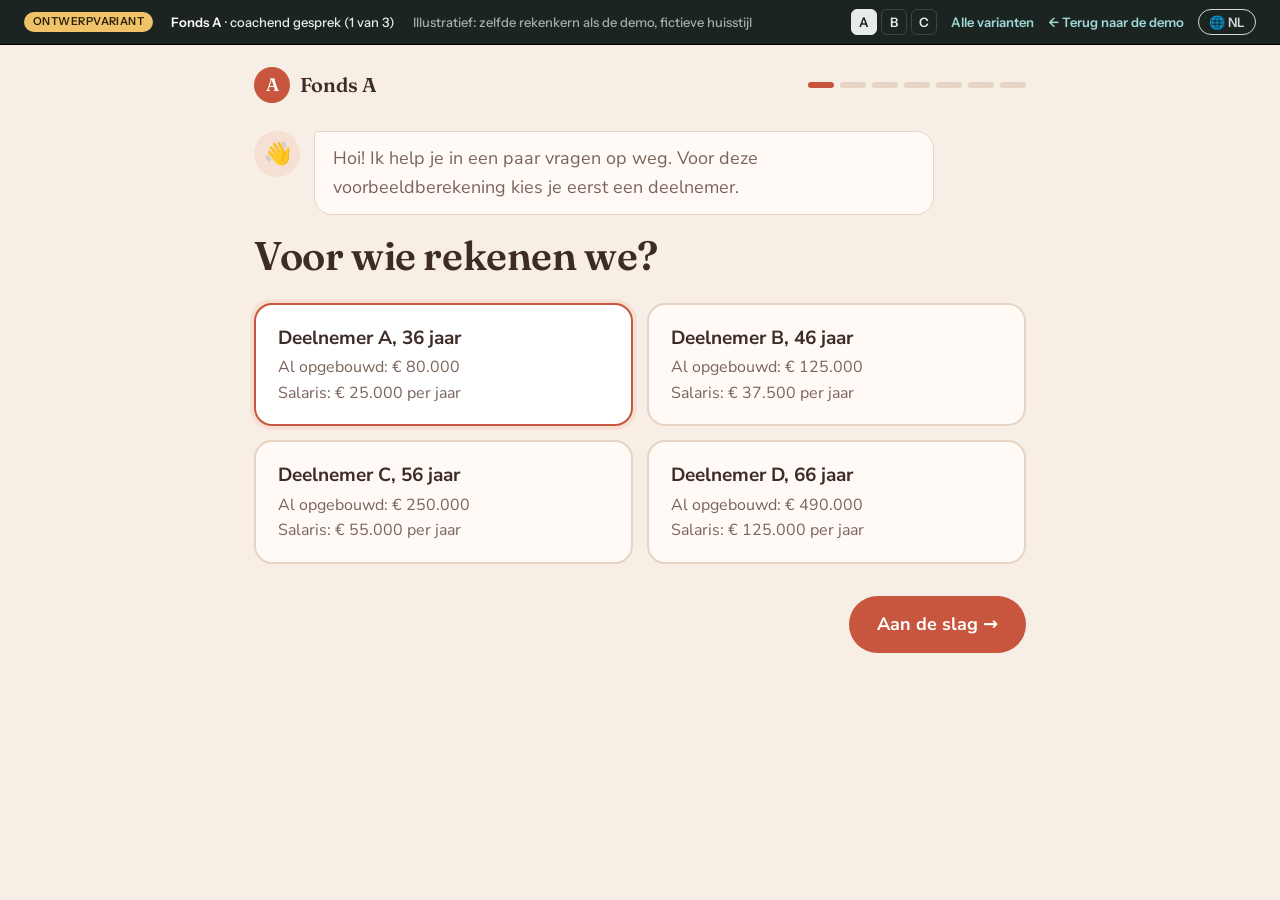
<file: varianten/fonds-a.html>
<!doctype html>
<html lang="nl">
<head>
<meta charset="utf-8">
<meta name="viewport" content="width=device-width, initial-scale=1">
<title data-i18n="fondsA.paginatitel">Fonds A · Pensioengesprek</title>
<link rel="preconnect" href="https://fonts.googleapis.com">
<link rel="stylesheet" href="https://fonts.googleapis.com/css2?family=Fraunces:opsz,wght@9..144,500;9..144,600&family=Nunito+Sans:opsz,wght@6..12,400;6..12,600;6..12,700&family=Instrument+Sans:wght@500;600&display=swap">
<link rel="stylesheet" href="balk.css">
<style>
  :root {
    color-scheme: light;
    --bg: #f7efe6; --kaart: #fffaf5; --inkt: #3d2b25; --zacht: #7a645a; --lijn: #e6d3c3;
    --accent: #c8553d; --accent-donker: #a3402b; --accent-zacht: #f6dfd3; --groen: #4f7a4a; --groen-zacht: #e3eedd;
  }
  * { box-sizing: border-box; }
  body { margin: 0; background: var(--bg); color: var(--inkt); font: 18px/1.6 "Nunito Sans", system-ui, sans-serif; }
  .kop { display: flex; align-items: center; justify-content: space-between; max-width: 820px; margin: 0 auto; padding: 22px 24px 0; }
  .logo { display: flex; align-items: center; gap: 10px; font: 600 20px/1 "Fraunces", Georgia, serif; white-space: nowrap; margin-right: 16px; }
  .logo span.merk { display: grid; place-items: center; width: 36px; height: 36px; border-radius: 50%; background: var(--accent); color: #fff; font-size: 18px; }
  .voortgang { display: flex; gap: 6px; flex-shrink: 1; min-width: 0; }
  .voortgang i { width: 26px; min-width: 8px; flex-shrink: 1; height: 6px; border-radius: 3px; background: var(--lijn); }
  .voortgang i.klaar { background: var(--accent); }
  .podium { max-width: 820px; margin: 0 auto; padding: 28px 24px 140px; }
  .coach { display: flex; gap: 14px; align-items: flex-start; margin-bottom: 18px; }
  .coach .avatar { flex: none; width: 46px; height: 46px; border-radius: 50%; background: var(--accent-zacht); display: grid; place-items: center; font-size: 22px; }
  .coach .wolk { background: var(--kaart); border: 1px solid var(--lijn); border-radius: 4px 18px 18px 18px; padding: 12px 18px; color: var(--zacht); max-width: 620px; }
  h1 { font: 600 40px/1.15 "Fraunces", Georgia, serif; margin: 6px 0 24px; letter-spacing: -.01em; }
  .scherm.nieuw { animation: in .35s ease; }
  @keyframes in { from { opacity: 0; transform: translateY(10px); } to { opacity: 1; transform: none; } }
  @media (prefers-reduced-motion: reduce) { .scherm.nieuw { animation: none; } }
  .keuzes { display: grid; gap: 14px; }
  .keuzes.twee { grid-template-columns: 1fr 1fr; }
  .keuze {
    display: block; width: 100%; text-align: left; padding: 18px 22px; border-radius: 18px; border: 2px solid var(--lijn);
    background: var(--kaart); color: inherit; font: inherit; cursor: pointer; transition: border-color .15s, transform .15s;
  }
  .keuze:hover { border-color: var(--accent); transform: translateY(-1px); }
  .keuze:focus-visible { outline: 3px solid var(--accent); outline-offset: 2px; }
  .keuze[aria-pressed="true"] { border-color: var(--accent); background: #fff; box-shadow: 0 0 0 4px var(--accent-zacht); }
  .keuze .titel { display: block; font-weight: 700; font-size: 19px; }
  .keuze .uitleg { display: block; color: var(--zacht); font-size: 16px; margin-top: 2px; }
  .keuze .bedrag { display: inline-block; margin-top: 10px; padding: 4px 12px; border-radius: 99px; background: var(--groen-zacht); color: var(--groen); font-weight: 700; font-size: 15px; }
  .keuze[disabled] { opacity: .5; cursor: not-allowed; transform: none; }
  .chips { display: flex; flex-wrap: wrap; gap: 10px; }
  .chip { padding: 12px 20px; border-radius: 99px; border: 2px solid var(--lijn); background: var(--kaart); font: inherit; font-weight: 700; color: inherit; cursor: pointer; }
  .chip:hover { border-color: var(--accent); }
  .chip[aria-pressed="true"] { background: var(--accent); border-color: var(--accent); color: #fff; }
  .chip:focus-visible { outline: 3px solid var(--accent); outline-offset: 2px; }
  .chip small { display: block; font-size: 13px; font-weight: 600; color: var(--groen); }
  .chip[aria-pressed="true"] small { color: #fff; }
  .schuif { margin: 18px 0 0; padding: 18px 22px; border-radius: 18px; background: #fff; border: 1px solid var(--lijn); }
  .schuif label { display: flex; justify-content: space-between; font-weight: 700; }
  .schuif input[type=range] { width: 100%; accent-color: var(--accent); margin-top: 10px; }
  .schuif small { color: var(--zacht); font-size: 15px; }
  .navigatie { display: flex; justify-content: space-between; align-items: center; margin-top: 32px; }
  .knop { padding: 14px 28px; border-radius: 99px; border: 0; background: var(--accent); color: #fff; font: inherit; font-weight: 700; cursor: pointer; }
  .knop:hover { background: var(--accent-donker); }
  .knop:focus-visible { outline: 3px solid var(--inkt); outline-offset: 2px; }
  .knop.stil { background: none; color: var(--zacht); padding-left: 0; }
  .knop.stil:hover { color: var(--inkt); }
  .tip { margin-top: 18px; color: var(--zacht); font-size: 16px; }
  /* Resultaat */
  .groot { font: 600 64px/1 "Fraunces", Georgia, serif; color: var(--accent); margin: 4px 0 6px; }
  .resultaat { background: var(--kaart); border: 1px solid var(--lijn); border-radius: 24px; padding: 28px 30px; }
  .fasen { display: flex; gap: 6px; margin: 26px 0 10px; height: 74px; align-items: flex-end; }
  .fase { border-radius: 10px 10px 4px 4px; background: var(--accent); position: relative; min-width: 8px; }
  .fase.later { background: #e09a83; }
  .fase-labels { display: flex; gap: 6px; font-size: 14px; color: var(--zacht); }
  .fase-labels div { min-width: 8px; }
  .zinnen { margin: 22px 0 0; padding: 0; list-style: none; display: grid; gap: 10px; }
  .zinnen li { padding-left: 30px; position: relative; }
  .zinnen li::before { content: "✓"; position: absolute; left: 0; top: 0; color: var(--groen); font-weight: 700; }
  .wijzig { display: flex; flex-wrap: wrap; gap: 8px; margin-top: 22px; }
  .wijzig button { font: inherit; font-size: 15px; padding: 6px 14px; border-radius: 99px; border: 1px solid var(--lijn); background: #fff; color: var(--inkt); cursor: pointer; }
  .wijzig button:hover { border-color: var(--accent); }
  .wissel { display: inline-flex; border: 1px solid var(--lijn); border-radius: 99px; overflow: hidden; font-size: 15px; }
  .wissel button { border: 0; background: none; font: inherit; padding: 6px 14px; cursor: pointer; color: var(--zacht); }
  .wissel button[aria-pressed="true"] { background: var(--inkt); color: #fff; }
  /* Meelopend bedrag */
  .pil {
    position: fixed; left: 50%; bottom: 22px; transform: translateX(-50%);
    display: flex; gap: 12px; align-items: baseline; padding: 12px 24px; border-radius: 99px;
    background: var(--inkt); color: #fff; box-shadow: 0 12px 30px -12px rgba(61,43,37,.6); font-size: 16px; white-space: nowrap;
  }
  .pil strong { font: 600 22px/1 "Fraunces", Georgia, serif; color: #ffd9c9; }
  .pil[hidden] { display: none; }
  .sr { position: absolute; width: 1px; height: 1px; overflow: hidden; clip: rect(0 0 0 0); }
  /* Keuzebegeleiding: doelvraag, signalen, vergelijking met nu, wat nu */
  h2 { font: 600 24px/1.25 "Fraunces", Georgia, serif; margin: 30px 0 12px; }
  .vraag { font-weight: 700; margin: 26px 0 10px; }
  .vraag small { display: block; font-weight: 400; color: var(--zacht); font-size: 15px; }
  .past { display: inline-block; margin-left: 8px; padding: 2px 10px; border-radius: 99px; background: var(--accent-zacht); color: var(--accent-donker); font-size: 13px; font-weight: 700; vertical-align: 2px; }
  .signalen { display: grid; gap: 12px; }
  .signaal { border-left: 5px solid var(--accent); background: #fff; border-radius: 6px 16px 16px 6px; padding: 14px 18px; }
  .signaal.info { border-left-color: #d9a441; }
  .signaal strong { display: block; }
  .signaal p { margin: 4px 0 0; color: var(--zacht); font-size: 16px; }
  .signaal button { margin-top: 8px; font: inherit; font-size: 15px; padding: 5px 14px; border-radius: 99px; border: 1px solid var(--lijn); background: var(--kaart); color: var(--inkt); cursor: pointer; }
  .signaal button:hover { border-color: var(--accent); }
  .geen-signaal { background: var(--groen-zacht); color: var(--groen); border-radius: 16px; padding: 12px 18px; font-size: 16px; }
  .vergelijk { display: grid; gap: 10px; }
  .vg-rij { display: grid; grid-template-columns: 190px 1fr 120px; gap: 12px; align-items: center; font-size: 16px; }
  .vg-balk { height: 14px; border-radius: 7px; background: var(--lijn); overflow: hidden; }
  .vg-balk i { display: block; height: 100%; border-radius: 7px; background: var(--accent); }
  .vg-rij.nu .vg-balk i { background: var(--inkt); }
  .vg-rij .r { text-align: right; font-weight: 700; }
  .vg-rij .r small { display: block; font-weight: 400; color: var(--zacht); font-size: 13px; }
  @media (max-width: 600px) { .vg-rij { grid-template-columns: 1fr 100px; } .vg-balk { grid-column: 1 / -1; grid-row: 2; } }
  .acties { margin: 0; padding: 0; list-style: none; display: grid; gap: 12px; }
  .acties li { background: var(--kaart); border: 1px solid var(--lijn); border-radius: 18px; padding: 14px 18px 14px 54px; position: relative; }
  .acties li::before { content: attr(data-nr); position: absolute; left: 16px; top: 14px; width: 26px; height: 26px; border-radius: 50%; background: var(--accent); color: #fff; display: grid; place-items: center; font-size: 14px; font-weight: 700; }
  .acties strong { display: block; }
  .acties span { color: var(--zacht); font-size: 16px; }
  .acties a { color: var(--accent-donker); }
  .opbouw { width: 100%; border-collapse: collapse; font-size: 16px; background: var(--kaart); border: 1px solid var(--lijn); border-radius: 18px; overflow: hidden; }
  .opbouw th, .opbouw td { padding: 10px 16px; border-bottom: 1px solid var(--lijn); text-align: right; font-variant-numeric: tabular-nums; }
  .opbouw th[scope=row], .opbouw thead th:first-child { text-align: left; font-weight: 400; }
  .opbouw thead th { font-size: 14px; color: var(--zacht); font-weight: 600; }
  .opbouw th small { display: block; color: var(--zacht); font-size: 13px; }
  .opbouw tr.basis th, .opbouw tr.totaal th, .opbouw tr.totaal td { font-weight: 700; }
  .opbouw tr.totaal { background: var(--accent-zacht); }
  .opbouw tr.totaal th, .opbouw tr.totaal td { border-bottom: 0; }
  .opbouw td.leeg { text-align: left; color: var(--zacht); }
  .samenvatting { margin: 0; padding: 0; list-style: none; display: grid; gap: 6px; font-size: 16px; }
  .samenvatting li { display: flex; justify-content: space-between; gap: 16px; border-bottom: 1px solid var(--lijn); padding: 6px 0; }
  .samenvatting li span:first-child { color: var(--zacht); }
  @media print {
    .vbalk, .kop, .pil, .navigatie, .wijzig, .coach, .geen-print { display: none !important; }
    body { background: #fff; font-size: 14px; }
    .podium { padding: 0; }
  }
</style>
</head>
<body>
<div class="vbalk" role="region" data-i18n-attr="aria-label:balk.label">
  <span class="vb-tag" data-i18n="balk.tag"></span>
  <span class="vb-naam" data-i18n="balk.a"></span>
  <span class="vb-noot" data-i18n="balk.noot"></span>
  <span class="vb-rechts">
    <nav data-i18n-attr="aria-label:balk.varianten"><a href="fonds-a.html" aria-current="page">A</a><a href="fonds-b.html">B</a><a href="fonds-c.html">C</a></nav>
    <a class="vb-link" href="index.html" data-i18n="balk.alle"></a>
    <a class="vb-link" href="../index.html" data-i18n="balk.terug"></a>
    <span data-taalknop></span>
  </span>
</div>

<header class="kop">
  <div class="logo"><span class="merk" aria-hidden="true">A</span> Fonds A</div>
  <div class="voortgang" id="voortgang" aria-hidden="true"></div>
</header>

<main class="podium" id="podium" aria-live="polite"></main>

<div class="pil" id="pil" hidden></div>

<script src="../i18n/i18n.js"></script>
<script src="../i18n/nl.js"></script>
<script src="../i18n/en.js"></script>
<script src="../i18n/da.js"></script>
<script src="../config.js"></script>
<script src="../config-overlay.js"></script>
<script src="../engine.js"></script>
<script src="kern.js"></script>
<script>
(function () {
  'use strict';
  var K = window.VariantKern, C = K.C, I = K.I, t = K.t;
  var eur = K.eur;
  // Stappen: 0 wie, 1 doel, 2 wanneer, 3 partner, 4 verdeling, 5 resultaat, 6 wat nu.
  var WIE = 0, DOEL = 1, WANNEER = 2, PARTNER = 3, VERDELING = 4, RESULTAAT = 5, WATNU = 6;
  var STAPPEN = 7;
  var stap = 0;
  // Illustratieve grens voor het signaal 'later minder dan dit deel van je laatste salaris'.
  var GRENS_INKOMEN = 0.7;
  var s = {
    deelnemer: C.standaardDeelnemer, start: 'aow', leeftijd: C.pensioenreglement.standaardPensioenleeftijd,
    partnerPct: C.partnerpensioen.standaardPct, partnerKeuze: 'max',
    overbrug: false, tijdelijk: false,   // AOW-overbrugging en tijdelijk hoger pensioen, los van elkaar aan of uit
    // AOW-overbrugging begint bij € 0: een vooraf ingesteld maximum werkt als aanbeveling (AFM, keuzebegeleiding 2026).
    topaow: 0, tophlPct: 33, basis: 'netto',
    reeel: null,  // null = standaard (pensioendatum binnen 2 jaar nominaal, anders reëel)
    // Antwoorden op de doelvraag. Ze sturen uitleg, nadruk en signalen. Alleen het partnerantwoord zet ook een
    // standaard klaar: met partner het maximale partnerpensioen, zonder partner geen.
    doel: null,     // 'nu' (meer in de eerste jaren) | 'zeker' (zekerheid voor later) | 'weetniet'
    partner: null,  // 'ja' | 'nee'
    bezit: {}       // huis, spaar, elders: wat de deelnemer naast dit pensioen heeft
  };

  function keuzes(extra) {
    var k = {
      deelnemer: s.deelnemer, start: s.start, leeftijd: s.leeftijd, partnerPct: s.partnerPct,
      topaow: s.overbrug ? s.topaow : 0,
      tophlPct: s.tijdelijk ? s.tophlPct : 0,
      tophlEind: null, basis: s.basis, reeel: s.reeel
    };
    return Object.assign(k, extra || {});
  }
  function r() { return K.bereken(keuzes()); }
  // Een andere keuze doorrekenen in dezelfde weergave als het resultaat. Zonder vaste reëel/nominaal-keuze kan de
  // standaard per stopleeftijd verschillen; dan zouden de bedragen niet te vergelijken zijn.
  function alsof(extra) { return K.bereken(keuzes(Object.assign({ reeel: r().reeel }, extra))); }
  // Standaard partnerpensioen volgens het antwoord op de doelvraag.
  function stdPartner() { return s.partner === 'nee' ? 0 : C.partnerpensioen.standaardPct; }
  function zetPartnerStandaard() {
    s.partnerKeuze = s.partner === 'nee' ? 'geen' : 'max';
    s.partnerPct = stdPartner();
  }
  function verschil(v) {
    if (Math.abs(v) < 0.5) return t('fondsA.opbouw.nul');
    return (v > 0 ? '+ ' : '− ') + eur(Math.abs(v));
  }
  function $(id) { return document.getElementById(id); }
  function esc(x) { return String(x).replace(/&/g, '&amp;').replace(/</g, '&lt;'); }

  function eenheid(res) { return t(res.reeel ? 'fondsA.eenheidReeel' : 'fondsA.eenheid', { basis: t('gemeen.' + s.basis) }); }

  function coach(tekst) {
    return '<div class="coach"><div class="avatar" aria-hidden="true">&#128075;</div><div class="wolk">' + tekst + '</div></div>';
  }
  function nav(volgende, label) {
    return '<div class="navigatie">' +
      (stap > 0 ? '<button class="knop stil" type="button" data-naar="' + (stap - 1) + '">&larr; ' + t('fondsA.vorige') + '</button>' : '<span></span>') +
      (volgende !== undefined ? '<button class="knop" type="button" data-naar="' + volgende + '">' + (label || t('fondsA.volgende')) + ' &rarr;</button>' : '') +
      '</div>';
  }

  // Stap 1: voor wie rekenen we?
  function schermWie() {
    var html = coach(t('fondsA.wie.coach')) +
      '<h1>' + t('fondsA.wie.h1') + '</h1><div class="keuzes twee">';
    C.deelnemers.forEach(function (d, i) {
      var p = K.deelnemer(i);
      html += '<button class="keuze" type="button" data-deelnemer="' + i + '" aria-pressed="' + (s.deelnemer === i) + '">' +
        '<span class="titel">' + t('fondsA.wie.titel', { naam: esc(K.naam(i)), leeftijd: t('kern.jaar', { n: p.leeftijdJaar }) }) + '</span>' +
        '<span class="uitleg">' + t('fondsA.wie.uitleg', { kapitaal: eur(d.startkapitaal), salaris: eur(d.brutoSalaris) }) + '</span></button>';
    });
    return html + '</div>' + nav(DOEL, t('fondsA.wie.start'));
  }

  function past(ja) { return ja ? '<span class="past">' + t('fondsA.past') + '</span>' : ''; }

  // Stap 2: wat vind je belangrijk? De antwoorden bepalen welke uitleg en signalen je later ziet.
  function schermDoel() {
    var html = coach(t('fondsA.doel.coach')) +
      '<h1>' + t('fondsA.doel.h1') + '</h1>' +
      '<p class="vraag">' + t('fondsA.doel.vraag') + '</p><div class="keuzes">';
    ['nu', 'zeker', 'weetniet'].forEach(function (o) {
      html += '<button class="keuze" type="button" data-doel="' + o + '" aria-pressed="' + (s.doel === o) + '">' +
        '<span class="titel">' + t('fondsA.doel.' + o) + '</span><span class="uitleg">' + t('fondsA.doel.' + o + 'Uitleg') + '</span></button>';
    });
    html += '</div><p class="vraag">' + t('fondsA.doel.partner') + '<small>' + t('fondsA.doel.partnerUitleg') + '</small></p><div class="chips">' +
      '<button class="chip" type="button" data-heeftpartner="ja" aria-pressed="' + (s.partner === 'ja') + '">' + t('fondsA.ja') + '</button>' +
      '<button class="chip" type="button" data-heeftpartner="nee" aria-pressed="' + (s.partner === 'nee') + '">' + t('fondsA.nee') + '</button></div>' +
      '<p class="vraag">' + t('fondsA.doel.bezit') + '<small>' + t('fondsA.doel.bezitUitleg') + '</small></p><div class="chips">';
    ['huis', 'spaar', 'elders'].forEach(function (o) {
      html += '<button class="chip" type="button" data-bezit="' + o + '" aria-pressed="' + !!s.bezit[o] + '">' + t('fondsA.doel.' + o) + '</button>';
    });
    return html + '</div>' + nav(WANNEER);
  }

  // Stap 3: wanneer wil je stoppen? Bij elke leeftijd staat het bedrag, zodat je de stopmomenten kunt vergelijken.
  function schermWanneer() {
    var lijst = K.leeftijden(s.deelnemer);
    var aowJaar = K.AOW_M % 12 === 0 ? K.AOW_JAREN : null;
    var res = r();
    var opAow = alsof({ start: 'aow' });
    var html = coach(t('fondsA.wanneer.coach', { leeftijd: K.aowLabel() })) +
      '<h1>' + t('fondsA.wanneer.h1') + '</h1><div class="chips">';
    html += '<button class="chip" type="button" data-start="aow" aria-pressed="' + (s.start === 'aow') + '">' + t('fondsA.wanneer.aow', { leeftijd: K.aowLabel() }) +
      '<small>' + eur(opAow.eerst) + '</small></button>';
    lijst.forEach(function (j) {
      if (j === aowJaar) return;
      html += '<button class="chip" type="button" data-leeftijd="' + j + '" aria-pressed="' + (s.start === 'ander' && s.leeftijd === j) + '">' + t('kern.jaar', { n: j }) +
        '<small>' + eur(alsof({ start: 'ander', leeftijd: j }).eerst) + '</small></button>';
    });
    html += '</div><p class="tip" style="margin-top:10px;font-size:15px">' + t('fondsA.wanneer.chipUitleg', { eenheid: eenheid(res) }) + '</p>' +
      '<p class="tip">' + t('fondsA.wanneer.tip', { datum: res.tekst.pensioendatum, bedrag: eur(res.eerst), eenheid: eenheid(res) });
    var dif = res.eerst - opAow.eerst;
    if (s.start !== 'aow' && Math.abs(dif) >= 0.5) html += ' ' + t(dif > 0 ? 'fondsA.wanneer.tipMeer' : 'fondsA.wanneer.tipMinder', { bedrag: eur(Math.abs(dif)) });
    html += '</p>' + signalenBij(WANNEER, res);
    return html + nav(PARTNER);
  }

  // Stap 4: partner
  function schermPartner() {
    var max = C.partnerpensioen.maxPct;
    var uitleg = t('fondsA.partner.coach') + ' ' +
      t(s.partner === 'ja' ? 'fondsA.partner.coachJa' : s.partner === 'nee' ? 'fondsA.partner.coachNee' : 'fondsA.partner.coachOnbekend');
    var html = coach(uitleg) +
      '<h1>' + t('fondsA.partner.h1') + '</h1><div class="keuzes">';
    var opties = [
      ['max', t('fondsA.partner.max'), t('fondsA.partner.maxUitleg', { pct: max }), max],
      ['minder', t('fondsA.partner.minder'), t('fondsA.partner.minderUitleg'), null],
      ['geen', t('fondsA.partner.geen'), t('fondsA.partner.geenUitleg'), 0]
    ];
    opties.forEach(function (o) {
      var pct = o[3] === null ? (s.partnerKeuze === 'minder' ? s.partnerPct : Math.round(max / 2)) : o[3];
      var res = K.bereken(keuzes({ partnerPct: pct }));
      html += '<button class="keuze" type="button" data-partner="' + o[0] + '" aria-pressed="' + (s.partnerKeuze === o[0]) + '">' +
        '<span class="titel">' + o[1] + past(o[0] === 'geen' ? s.partner === 'nee' : (o[0] === 'max' && s.partner === 'ja')) + '</span><span class="uitleg">' + o[2] + '</span>' +
        '<span class="bedrag">' + (pct > 0 ? t('fondsA.partner.bedragMet', { jij: eur(res.eerst), partner: eur(res.partner) }) : t('fondsA.partner.bedrag', { jij: eur(res.eerst) })) + '</span></button>';
    });
    html += '</div>';
    if (s.partnerKeuze === 'minder') {
      html += '<div class="schuif"><label for="partnerSchuif"><span>' + t('fondsA.partner.schuif') + '</span><span>' + s.partnerPct + '%</span></label>' +
        '<input id="partnerSchuif" type="range" min="' + C.partnerpensioen.minPct + '" max="' + max + '" step="5" value="' + s.partnerPct + '">' +
        '<small>' + t('fondsA.partner.schuifUitleg') + '</small></div>';
    }
    return html + signalenBij(PARTNER) + nav(VERDELING);
  }

  // Stap 5: verdeling
  function schermVerdeling() {
    var basisRes = K.bereken(keuzes({ topaow: 0, tophlPct: 0 }));
    var uitleg = t('fondsA.verdeling.coach');
    if (s.doel === 'zeker') uitleg += ' ' + t('fondsA.verdeling.coachZeker');
    if (s.doel === 'nu') uitleg += ' ' + t('fondsA.verdeling.coachNu');
    var html = coach(uitleg) +
      '<h1>' + t('fondsA.verdeling.h1') + '</h1><div class="keuzes">';

    function regel(res) {
      if (res.u.t1 > 0 || res.u.t2 > 0) {
        var tot = res.u.t1 > 0 ? t('fondsA.verdeling.totAow') : t('fondsA.verdeling.tot', { datum: res.tekst.tophlEindDatum });
        return t('fondsA.verdeling.regelTwee', { eerst: eur(res.eerst), tot: tot, later: eur(res.later) });
      }
      return t('fondsA.verdeling.regelGelijk', { bedrag: eur(res.eerst) });
    }

    var magOverbrug = basisRes.voorAow && basisRes.maxT1 > 0;
    var magTijdelijk = basisRes.tophlMogelijk;
    var metOverbrug = s.overbrug && magOverbrug, metTijdelijk = s.tijdelijk && magTijdelijk;

    // "Gelijk verdeeld" zet beide uit. De andere twee tegels zijn schakelaars die samen aan kunnen.
    html += '<button class="keuze" type="button" data-verdeling="gelijk" aria-pressed="' + (!metOverbrug && !metTijdelijk) + '">' +
      '<span class="titel">' + t('fondsA.verdeling.gelijk') + past(s.doel === 'zeker') + '</span><span class="uitleg">' + t('fondsA.verdeling.gelijkUitleg') + '</span>' +
      '<span class="bedrag">' + regel(basisRes) + '</span></button>';

    // Het bedrag op een tegel laat het effect van die keuze alleen zien. De overbrugging begint bij € 0; staat
    // ze uit, dan toont de tegel ter illustratie het maximum, met dat woord erbij.
    var resO = K.bereken(keuzes({ topaow: s.overbrug ? s.topaow : 'max', tophlPct: 0 }));
    var bedragO = !s.overbrug ? t('fondsA.verdeling.overbrugMax', { regel: regel(resO) })
      : resO.u.t1 > 0 ? regel(resO) : t('fondsA.verdeling.overbrugKies');
    html += '<button class="keuze" type="button" data-verdeling="overbrug" aria-pressed="' + metOverbrug + '"' + (magOverbrug ? '' : ' disabled') + '>' +
      '<span class="titel">' + t('fondsA.verdeling.overbrug') + past(magOverbrug && s.doel === 'nu') + '</span><span class="uitleg">' +
      t(magOverbrug ? 'fondsA.verdeling.overbrugUitleg' : 'fondsA.verdeling.overbrugNiet') + '</span>' +
      (magOverbrug ? '<span class="bedrag">' + bedragO + '</span>' : '') + '</button>';

    var resT = K.bereken(keuzes({ topaow: 0, tophlPct: s.tijdelijk ? s.tophlPct : 33 }));
    html += '<button class="keuze" type="button" data-verdeling="tijdelijk" aria-pressed="' + metTijdelijk + '"' + (magTijdelijk ? '' : ' disabled') + '>' +
      '<span class="titel">' + t('fondsA.verdeling.tijdelijk') + past(magTijdelijk && s.doel === 'nu') + '</span><span class="uitleg">' +
      t(basisRes.voorAow ? 'fondsA.verdeling.tijdelijkTotAow' : 'fondsA.verdeling.tijdelijkEerst') + '</span>' +
      (magTijdelijk ? '<span class="bedrag">' + regel(resT) + '</span>' : '') + '</button></div>';

    if (metOverbrug) {
      var max = resO.maxT1;
      var waarde = s.topaow === 'max' ? max : Math.min(s.topaow, max);
      html += '<div class="schuif"><label for="t1Schuif"><span>' + t('fondsA.verdeling.t1') + '</span><span>' + eur(waarde) + '</span></label>' +
        '<input id="t1Schuif" type="range" min="0" max="' + max + '" step="500" value="' + waarde + '">' +
        '<small>' + t('fondsA.verdeling.t1Max', { bedrag: eur(max) }) + '</small></div>';
    }
    if (metTijdelijk) {
      html += '<div class="schuif"><label for="t2Schuif"><span>' + t('fondsA.verdeling.t2') + '</span><span>' + s.tophlPct + '%</span></label>' +
        '<input id="t2Schuif" type="range" min="5" max="33" step="1" value="' + s.tophlPct + '">' +
        '<small>' + t('fondsA.verdeling.t2Max') + '</small></div>';
    }
    return html + signalenBij(VERDELING) + nav(RESULTAAT, t('fondsA.verdeling.verder'));
  }

  // Stap 6: resultaat
  function schermResultaat() {
    var res = r();
    var eindLeeftijd = C.pensioenreglement.grafiekEindLeeftijd;
    var twee = res.u.t1 > 0 || res.u.t2 > 0;
    var html = coach(t('fondsA.resultaat.coach')) +
      '<div class="resultaat"><div style="display:flex;justify-content:space-between;align-items:center;gap:12px;flex-wrap:wrap">' +
      '<span style="color:var(--zacht)">' + t('fondsA.resultaat.vanaf', { datum: res.tekst.pensioendatum }) + '</span>' +
      '<span style="display:flex;gap:8px;flex-wrap:wrap"><span class="wissel" role="group" aria-label="' + t('gemeen.brutoOfNetto') + '">' +
      '<button type="button" data-basis="netto" aria-pressed="' + (s.basis === 'netto') + '">' + t('gemeen.netto') + '</button>' +
      '<button type="button" data-basis="bruto" aria-pressed="' + (s.basis === 'bruto') + '">' + t('gemeen.bruto') + '</button></span>' +
      '<span class="wissel" role="group" aria-label="' + t('gemeen.nominaalOfReeel') + '">' +
      '<button type="button" data-reeel="nom" aria-pressed="' + !res.reeel + '">' + t('gemeen.nominaal') + '</button>' +
      '<button type="button" data-reeel="reeel" aria-pressed="' + res.reeel + '">' + t('gemeen.reeel') + '</button></span></span></div>' +
      (s.reeel === null ? '<p class="tip" style="margin:8px 0 0;font-size:14px">' + K.reeelUitleg(res, false) + '</p>' : '') +
      '<div class="groot">' + eur(res.eerst) + '</div><div style="color:var(--zacht)">' +
      t(twee ? 'fondsA.resultaat.onderGrootEerst' : 'fondsA.resultaat.onderGroot', { eenheid: eenheid(res) }) + '</div>';

    // Fasebalk: breedte = aantal jaren, hoogte = bedrag.
    var startJ = res.jaar, aowJ = K.AOW_JAREN;
    var eindEerst = res.u.t2 > 0 ? res.eindKeuze / 12 : (res.u.t1 > 0 ? aowJ : startJ);
    var fasen = [];
    if (twee) fasen.push({ van: startJ, tot: eindEerst, bedrag: res.eerst, cls: '' });
    if (res.tussen !== null) fasen.push({ van: eindEerst, tot: aowJ, bedrag: res.tussen, cls: 'later' });
    var laterVan = res.tussen !== null ? aowJ : (twee ? eindEerst : startJ);
    fasen.push({ van: laterVan, tot: Math.max(eindLeeftijd, laterVan + 1), bedrag: res.later, cls: twee ? 'later' : '' });
    var hoogste = Math.max.apply(null, fasen.map(function (f) { return f.bedrag; })) || 1;
    html += '<div class="fasen" aria-hidden="true">' + fasen.map(function (f) {
      return '<div class="fase ' + f.cls + '" style="flex:' + Math.max(0.6, f.tot - f.van) + ';height:' + Math.max(12, 74 * f.bedrag / hoogste) + 'px"></div>';
    }).join('') + '</div><div class="fase-labels" aria-hidden="true">' + fasen.map(function (f, i) {
      var tot = i === fasen.length - 1 ? t('fondsA.resultaat.levenslang') : t('fondsA.resultaat.totLeeftijd', { leeftijd: K.leeftijdTekst(Math.round(f.tot * 12)) });
      return '<div style="flex:' + Math.max(0.6, f.tot - f.van) + '"><strong>' + eur(f.bedrag) + '</strong><br>' + tot + '</div>';
    }).join('') + '</div>';

    var zinnen = [];
    var daarna = eur(res.tussen !== null ? res.tussen : res.later);
    zinnen.push(t('fondsA.resultaat.stop', { stop: res.tekst.stop, datum: res.tekst.pensioendatum }));
    // Totaalbedragen per fase: netto van een los extra deel telt niet op tot het netto totaal.
    // Met beide keuzes stopt het tijdelijk hogere pensioen hier altijd op de AOW-datum (standaard einde), dus één zin.
    if (res.u.t1 > 0 && res.u.t2 > 0) zinnen.push(t('fondsA.resultaat.beide', { eerst: eur(res.eerst), daarna: daarna }));
    else if (res.u.t1 > 0) zinnen.push(t('fondsA.resultaat.overbrug', { eerst: eur(res.eerst), daarna: eur(res.later) }));
    else if (res.u.t2 > 0) zinnen.push(t('fondsA.resultaat.tijdelijk', { eind: res.tekst.tophlEind, eerst: eur(res.eerst), daarna: daarna }));
    if (!twee) zinnen.push(t('fondsA.resultaat.gelijk'));
    zinnen.push(t('fondsA.resultaat.metAow', { bedrag: eur(res.laterInclAow), eenheid: eenheid(res) }));
    zinnen.push(res.partnerPct > 0 ? t('fondsA.resultaat.partner', { bedrag: eur(res.partner), eenheid: eenheid(res) }) : t('fondsA.resultaat.geenPartner'));
    html += '<ul class="zinnen">' + zinnen.map(function (z) { return '<li>' + z + '</li>'; }).join('') + '</ul>';

    html += '<div class="wijzig"><span style="color:var(--zacht);align-self:center;font-size:15px">' + t('fondsA.resultaat.anders') + '</span>' +
      '<button type="button" data-naar="' + WANNEER + '">' + t('fondsA.resultaat.naarWanneer') + '</button><button type="button" data-naar="' + PARTNER + '">' + t('fondsA.resultaat.naarPartner') + '</button>' +
      '<button type="button" data-naar="' + VERDELING + '">' + t('fondsA.resultaat.naarVerdeling') + '</button><button type="button" data-naar="' + DOEL + '">' + t('fondsA.resultaat.naarDoel') + '</button>' +
      '<button type="button" data-naar="' + WIE + '">' + t('fondsA.resultaat.naarWie') + '</button></div></div>';

    html += opbouw(res);

    var sig = signalen(res);
    html += '<h2>' + t('fondsA.signaal.h2') + '</h2>' + (sig.length
      ? signaalLijst(sig, true)
      : '<div class="geen-signaal">' + t('fondsA.signaal.geen') + '</div>');

    html += vergelijkSalaris();
    return html + nav(WATNU, t('fondsA.resultaat.verder'));
  }

  // Wat elke keuze doet: van de standaard van Fonds A, keuze voor keuze, naar jouw bedrag. Elke rij is het verschil
  // tussen twee totaalbedragen, zo tellen de rijen ook netto precies op.
  function opbouw(res) {
    var std = alsof({ start: 'aow', partnerPct: stdPartner(), topaow: 0, tophlPct: 0 });
    var naStop = alsof({ partnerPct: stdPartner(), topaow: 0, tophlPct: 0 });
    var naPartner = alsof({ topaow: 0, tophlPct: 0 });
    var rijen = [];
    function rij(label, sub, a, b, cls) {
      return '<tr class="' + (cls || '') + '"><th scope="row">' + label + (sub ? '<small>' + sub + '</small>' : '') + '</th><td>' + a + '</td><td>' + b + '</td></tr>';
    }
    if (s.start !== 'aow') rijen.push(rij(t('fondsA.opbouw.stop', { stop: res.tekst.stop }), '', verschil(naStop.eerst - std.eerst), verschil(naStop.later - std.later)));
    if (res.partnerPct !== stdPartner()) rijen.push(rij(t('fondsA.opbouw.partner', { pct: res.partnerPct, std: stdPartner() }), '',
      verschil(naPartner.eerst - naStop.eerst), verschil(naPartner.later - naStop.later)));
    if (res.u.t1 > 0 || res.u.t2 > 0) rijen.push(rij(t('fondsA.opbouw.verdeling', { verdeling: verdelingTekst(res) }), '',
      verschil(res.eerst - naPartner.eerst), verschil(res.later - naPartner.later)));
    return '<h2>' + t('fondsA.opbouw.h2') + '</h2><p class="tip" style="margin-top:0">' + t('fondsA.opbouw.uitleg', { eenheid: eenheid(res) }) + '</p>' +
      '<table class="opbouw"><thead><tr><th></th><th scope="col">' + t('fondsA.opbouw.kolomStart') + '</th><th scope="col">' + t('fondsA.opbouw.kolomLater') + '</th></tr></thead><tbody>' +
      rij(t('fondsA.opbouw.standaard'), t('fondsA.opbouw.standaardUitleg', { pct: stdPartner() }), eur(std.eerst), eur(std.later), 'basis') +
      (rijen.length ? rijen.join('') : '<tr><td colspan="3" class="leeg">' + t('fondsA.opbouw.gelijk') + '</td></tr>') +
      rij(t('fondsA.opbouw.totaal'), '', eur(res.eerst), eur(res.later), 'totaal') + '</tbody></table>';
  }

  function verdelingTekst(res) {
    return res.u.t1 > 0 && res.u.t2 > 0 ? t('fondsA.watnu.vdBeide') : res.u.t1 > 0 ? t('fondsA.watnu.vdOverbrug')
      : res.u.t2 > 0 ? t('fondsA.watnu.vdTijdelijk', { pct: Math.round(res.pctHL * 100) }) : t('fondsA.verdeling.gelijk');
  }

  function signaalLijst(sig, metKnop) {
    return '<div class="signalen">' + sig.map(function (g) {
      var knop = '';
      if (g.reeelKnop) knop = '<button type="button" data-reeel="reeel">' + t('fondsA.signaal.knopReeel') + '</button>';
      else if (metKnop && g.naar !== undefined) knop = '<button type="button" data-naar="' + g.naar + '">' + g.knop + '</button>';
      return '<div class="signaal' + (g.info ? ' info' : '') + '"><strong>' + g.titel + '</strong><p>' + g.tekst + '</p>' + knop + '</div>';
    }).join('') + '</div>';
  }

  // Signalen die bij een stap horen, direct in die stap: de deelnemer ziet het gevolg terwijl hij de keuze overweegt.
  function signalenBij(stapNr, res) {
    var sig = signalen(res || r()).filter(function (g) { return g.naar === stapNr; });
    return sig.length ? '<h2>' + t('fondsA.signaal.h2Stap') + '</h2>' + signaalLijst(sig, false) : '';
  }

  // Salaris vlak vóór de pensioendatum naast het pensioen, in dezelfde weergave als de rest van het resultaat
  // (netto/bruto, nominaal/reëel). Het salaris stijgt tot dan met de loon-inflatie, net als in de rekenkern.
  function salarisEnPensioen() {
    var res = r();
    var rijen = res.sim.rows;
    var parttime = rijen.length ? rijen[rijen.length - 1].schema : 1;
    var j0 = Math.floor(K.E.maandIndex(C.calculatiedatum) / 12);
    var jaren = Math.max(0, Math.floor((res.pensIdx - 1) / 12) - j0);
    var salarisJaar = C.deelnemers[s.deelnemer].brutoSalaris * Math.pow(1 + C.rendement.loonInflatie, jaren) * parttime;
    var salaris = res.maand(salarisJaar, res.jaar);
    var aowJaar = C.aowBrutoMaand * 12;
    var fasen = [];
    if (res.voorAow) fasen.push({ label: t('fondsA.vergelijk.totAow'), bedrag: res.eerst, noot: t('fondsA.vergelijk.zonderAow') });
    else if (res.u.t2 > 0) fasen.push({ label: t('fondsA.vergelijk.eersteJaren'), bedrag: res.maand(res.u.pre + aowJaar, res.jaar), noot: t('fondsA.vergelijk.metAow') });
    fasen.push({ label: t(res.voorAow || res.u.t2 > 0 ? 'fondsA.vergelijk.daarna' : 'fondsA.vergelijk.levenslang'), bedrag: res.laterInclAow, noot: t('fondsA.vergelijk.metAow') });
    fasen.forEach(function (f) { f.pct = salaris > 0 ? f.bedrag / salaris : 0; });
    return { res: res, salaris: salaris, salarisJaarBruto: res.reeel ? salarisJaar * res.reeelFactor(res.jaar) : salarisJaar, parttime: parttime, fasen: fasen };
  }

  function vergelijkSalaris() {
    var v = salarisEnPensioen();
    var max = Math.max.apply(null, [v.salaris].concat(v.fasen.map(function (f) { return f.bedrag; }))) || 1;
    function rij(cls, label, bedrag, sub) {
      return '<div class="vg-rij ' + cls + '"><span>' + label + '</span><span class="vg-balk"><i style="width:' + (100 * bedrag / max).toFixed(1) + '%"></i></span>' +
        '<span class="r">' + eur(bedrag) + '<small>' + sub + '</small></span></div>';
    }
    return '<h2>' + t('fondsA.vergelijk.h2') + '</h2>' +
      '<p class="tip" style="margin-top:0">' + t(v.parttime < 1 ? 'fondsA.vergelijk.uitlegParttime' : 'fondsA.vergelijk.uitleg',
        { eenheid: eenheid(v.res), datum: v.res.tekst.pensioendatum, salaris: eur(v.salarisJaarBruto), pct: Math.round(v.parttime * 100) }) + '</p>' +
      '<div class="vergelijk">' + rij('nu', t('fondsA.vergelijk.salaris'), v.salaris, '100%') +
      v.fasen.map(function (f) { return rij('', f.label, f.bedrag, Math.round(f.pct * 100) + '% · ' + f.noot); }).join('') + '</div>';
  }

  // Signalen bij (gestapelde) keuzes: wat valt op in de combinatie, met een stap om het aan te passen.
  // Bedragen in de gekozen weergave (netto/bruto, nominaal/reëel), net als de rest van het resultaat.
  function signalen(res) {
    var uit = [];
    var gelijk = K.bereken(keuzes({ topaow: 0, tophlPct: 0 }));
    var lagerLevenslang = gelijk.later - res.later;
    var naarVerdeling = { naar: VERDELING, knop: t('fondsA.signaal.knopVerdeling') };
    var naarPartner = { naar: PARTNER, knop: t('fondsA.signaal.knopPartner') };

    if (res.u.t1 > 0 && res.u.t2 > 0) {
      uit.push(Object.assign({ titel: t('fondsA.signaal.stapelTitel'),
        tekst: t('fondsA.signaal.stapel', { eerst: eur(res.eerst), later: eur(res.later), lager: eur(lagerLevenslang) }) +
          (s.doel === 'zeker' ? ' ' + t('fondsA.signaal.stapelZeker') : '') }, naarVerdeling));
    } else if ((res.u.t1 > 0 || res.u.t2 > 0) && res.eerst > 0 && 1 - res.later / res.eerst >= 0.2) {
      uit.push(Object.assign({ titel: t('fondsA.signaal.dalingTitel', { pct: Math.round((1 - res.later / res.eerst) * 100) }),
        tekst: t('fondsA.signaal.daling', { eerst: eur(res.eerst), later: eur(res.later), metAow: eur(res.laterInclAow) }) }, naarVerdeling));
    }
    if (s.doel === 'zeker' && lagerLevenslang > 0.5 && !(res.u.t1 > 0 && res.u.t2 > 0)) {
      uit.push(Object.assign({ titel: t('fondsA.signaal.zekerTitel'), tekst: t('fondsA.signaal.zeker', { lager: eur(lagerLevenslang) }) }, naarVerdeling));
    }
    if (res.voorAow && res.u.t1 === 0 && res.u.t2 === 0) {
      uit.push({ titel: t('fondsA.signaal.voorAowTitel'),
        tekst: t('fondsA.signaal.voorAow', { bedrag: eur(res.eerst) }) + ' ' + t(s.bezit.spaar ? 'fondsA.signaal.voorAowSpaar' : 'fondsA.signaal.voorAowOverbrug'),
        naar: VERDELING, knop: t('fondsA.signaal.knopBekijk') });
    }
    if (s.partner === 'ja' && res.partnerPct === 0) {
      uit.push(Object.assign({ titel: t('fondsA.signaal.partnerGeenTitel'), tekst: t('fondsA.signaal.partnerGeen') }, naarPartner));
    }
    if (s.partner === 'nee' && res.partnerPct > 0) {
      // Kosten in het levenslange bedrag, net als in de opbouw en het signaal over eerder stoppen.
      var zonder = K.bereken(keuzes({ partnerPct: 0 }));
      uit.push(Object.assign({ info: true, titel: t('fondsA.signaal.partnerWelTitel'), tekst: t('fondsA.signaal.partnerWel', { kosten: eur(zonder.later - res.later) }) }, naarPartner));
    }
    // Keuzes die elkaar versterken: eerder stoppen en partnerpensioen verlagen allebei je eigen levenslange pensioen.
    // Gerekend zonder verdeling. Het effect van eerder stoppen bij het gekozen partnerpensioen, zoals in de opbouw
    // als dat de standaard is; samen is het verschil met stoppen op de AOW-leeftijd zonder partnerpensioen.
    if (res.voorAow && res.partnerPct > 0) {
      var jij = alsof({ topaow: 0, tophlPct: 0 }).later;
      var opAow = alsof({ start: 'aow', topaow: 0, tophlPct: 0 }).later;
      var geenPP = alsof({ partnerPct: 0, topaow: 0, tophlPct: 0 }).later;
      var beideNiet = alsof({ start: 'aow', partnerPct: 0, topaow: 0, tophlPct: 0 }).later;
      uit.push(Object.assign({ info: true, titel: t('fondsA.signaal.stopPartnerTitel'),
        tekst: t('fondsA.signaal.stopPartner', { stop: eur(opAow - jij), pct: res.partnerPct, partner: eur(geenPP - jij), samen: eur(beideNiet - jij) }) }, naarPartner));
    }
    // Eerst meer en later minder, in nominale bedragen: de koopkracht daalt later dubbel (lager bedrag én inflatie).
    // Koopkracht op de laatste leeftijd van de grafiek, omgerekend zoals de rekenkern reëel rekent.
    if ((res.u.t1 > 0 || res.u.t2 > 0) && !res.reeel) {
      var oud = C.pensioenreglement.grafiekEindLeeftijd;
      uit.push({ info: true, naar: VERDELING, reeelKnop: true, titel: t('fondsA.signaal.koopkrachtTitel'),
        tekst: t('fondsA.signaal.koopkracht', { later: eur(res.later), leeftijd: t('kern.jaar', { n: oud }), reeel: eur(res.later * res.reeelFactor(oud)) }) });
    }
    var v = salarisEnPensioen();
    var levenslang = v.fasen[v.fasen.length - 1];
    if (levenslang.pct < GRENS_INKOMEN) {
      uit.push({ info: true, titel: t('fondsA.signaal.salarisTitel', { pct: Math.round(levenslang.pct * 100) }),
        tekst: t('fondsA.signaal.salaris', { bedrag: eur(levenslang.bedrag), salaris: eur(v.salaris), eenheid: eenheid(res) }) + ' ' +
          t(s.bezit.elders ? 'fondsA.signaal.salarisElders' : 'fondsA.signaal.salarisLasten') });
    }
    return uit;
  }

  // Stap 7: wat nu? Concrete vervolgstappen en een samenvatting om te bewaren.
  function schermWatNu() {
    var res = r();
    var twee = res.u.t1 > 0 || res.u.t2 > 0;
    var acties = [];
    acties.push([t('fondsA.watnu.bewaar'), t('fondsA.watnu.bewaarTekst')]);
    if (s.partner === 'ja') acties.push([t('fondsA.watnu.partner'), t('fondsA.watnu.partnerTekst')]);
    acties.push([t('fondsA.watnu.overzicht'), t('fondsA.watnu.overzichtTekst', { link: '<a href="https://www.mijnpensioenoverzicht.nl" target="_blank" rel="noopener">mijnpensioenoverzicht.nl</a>' }) +
      (s.bezit.elders ? ' ' + t('fondsA.watnu.overzichtElders') : '')]);
    if (s.bezit.huis || s.bezit.spaar) {
      var welk = s.bezit.huis && s.bezit.spaar ? 'fondsA.watnu.geldHuisSpaar' : (s.bezit.huis ? 'fondsA.watnu.geldHuis' : 'fondsA.watnu.geldSpaar');
      acties.push([t('fondsA.watnu.geld'), t(welk)]);
    }
    acties.push([t('fondsA.watnu.advies'), t('fondsA.watnu.adviesTekst')]);
    acties.push([t('fondsA.watnu.doorgeven'), t('fondsA.watnu.doorgevenTekst') + (twee ? ' ' + t('fondsA.watnu.herinnering') : '')]);

    var verdeling = verdelingTekst(res);
    var samen = [
      [t('fondsA.watnu.smDeelnemer'), esc(K.naam(s.deelnemer))],
      [t('fondsA.watnu.smStoppen'), res.tekst.stop + ', ' + res.tekst.pensioendatum],
      [t('fondsA.watnu.smPartner'), res.partnerPct + '%'],
      [t('fondsA.watnu.smVerdeling'), verdeling],
      [t('fondsA.watnu.smVanaf', { datum: res.tekst.pensioendatum }), t('fondsA.watnu.smBedrag', { bedrag: eur(res.eerst), eenheid: eenheid(res) })],
      [t('fondsA.watnu.smLater'), t('fondsA.watnu.smBedrag', { bedrag: eur(res.laterInclAow), eenheid: eenheid(res) })]
    ];

    var html = coach(t('fondsA.watnu.coach')) +
      '<h1>' + t('fondsA.watnu.h1') + '</h1><ol class="acties">' +
      acties.map(function (a, i) { return '<li data-nr="' + (i + 1) + '"><strong>' + a[0] + '</strong><span>' + a[1] + '</span></li>'; }).join('') + '</ol>' +
      '<h2>' + t('fondsA.watnu.h2') + '</h2><div class="resultaat"><ul class="samenvatting">' +
      samen.map(function (x) { return '<li><span>' + x[0] + '</span><span>' + x[1] + '</span></li>'; }).join('') + '</ul>' +
      '<p class="geen-print" style="margin:18px 0 0"><button class="knop" type="button" data-print>' + t('fondsA.watnu.print') + '</button></p></div>';
    return html + nav();
  }

  var SCHERMEN = [schermWie, schermDoel, schermWanneer, schermPartner, schermVerdeling, schermResultaat, schermWatNu];

  var getekendeStap = -1;
  function teken(focus) {
    // Alleen bij een nieuwe stap de inloop-animatie; een keuze binnen dezelfde stap tekent stil opnieuw.
    $('podium').innerHTML = '<div class="scherm' + (stap !== getekendeStap ? ' nieuw' : '') + '">' + SCHERMEN[stap]() + '</div>';
    getekendeStap = stap;
    var v = '';
    for (var i = 0; i < STAPPEN; i++) v += '<i class="' + (i <= stap ? 'klaar' : '') + '"></i>';
    $('voortgang').innerHTML = v;
    tekenPil();
    if (focus) { var h = $('podium').querySelector('h1, .groot'); if (h) { h.setAttribute('tabindex', '-1'); h.focus({ preventScroll: true }); } window.scrollTo(0, 0); }
  }

  // Meelopend bedrag. Krijg je de eerste jaren meer, dan staat het lagere bedrag van daarna er direct naast.
  function tekenPil() {
    var pil = $('pil');
    if (stap < WANNEER || stap > VERDELING) { pil.hidden = true; return; }
    var res = r();
    pil.hidden = false;
    pil.innerHTML = '<span>' + t('fondsA.pil') + '</span><strong>' + eur(res.eerst) + '</strong>' +
      (res.u.t1 > 0 || res.u.t2 > 0 ? '<span>' + t('fondsA.pilDaarna') + '</span><strong>' + eur(res.later) + '</strong>' : '') +
      '<span>' + t('fondsA.pilSub', { eenheid: eenheid(res) }) + '</span>';
  }

  // Bij een schuif alleen opnieuw tekenen en de focus op de schuif houden.
  function tekenSchuif(id) {
    teken(false);
    var el = $(id);
    if (el) el.focus();
  }

  document.addEventListener('click', function (e) {
    var b = e.target.closest('button');
    if (!b || b.disabled) return;
    if (b.hasAttribute('data-naar')) { stap = Number(b.getAttribute('data-naar')); teken(true); return; }
    if (b.hasAttribute('data-print')) { window.print(); return; }
    if (b.hasAttribute('data-doel')) { s.doel = b.getAttribute('data-doel'); teken(false); return; }
    if (b.hasAttribute('data-heeftpartner')) {
      // Een (ander) antwoord zet de standaard voor het partnerpensioen klaar; daarna kan de deelnemer die zelf wijzigen.
      var hp = b.getAttribute('data-heeftpartner');
      if (hp !== s.partner) { s.partner = hp; zetPartnerStandaard(); }
      teken(false); return;
    }
    if (b.hasAttribute('data-bezit')) { var bz = b.getAttribute('data-bezit'); s.bezit[bz] = !s.bezit[bz]; teken(false); return; }
    if (b.hasAttribute('data-deelnemer')) {
      s.deelnemer = Number(b.getAttribute('data-deelnemer'));
      // Stopleeftijd die voor deze deelnemer niet meer kan: terug naar de AOW-leeftijd.
      if (s.start === 'ander' && K.leeftijden(s.deelnemer).indexOf(s.leeftijd) < 0) s.start = 'aow';
      s.topaow = 0;
      s.reeel = null;
      teken(false); return;
    }
    // Een ander stopmoment geeft een ander maximum voor de overbrugging; het gekozen bedrag blijft, de rekenkern begrenst het.
    if (b.hasAttribute('data-start')) { s.start = 'aow'; teken(false); return; }
    if (b.hasAttribute('data-leeftijd')) { s.start = 'ander'; s.leeftijd = Number(b.getAttribute('data-leeftijd')); teken(false); return; }
    if (b.hasAttribute('data-partner')) {
      s.partnerKeuze = b.getAttribute('data-partner');
      s.partnerPct = s.partnerKeuze === 'max' ? C.partnerpensioen.maxPct : (s.partnerKeuze === 'geen' ? 0 : Math.round(C.partnerpensioen.maxPct / 2));
      teken(false); return;
    }
    if (b.hasAttribute('data-verdeling')) {
      var v = b.getAttribute('data-verdeling');
      if (v === 'gelijk') { s.overbrug = false; s.tijdelijk = false; }
      if (v === 'overbrug') { s.overbrug = !s.overbrug; s.topaow = 0; }
      if (v === 'tijdelijk') s.tijdelijk = !s.tijdelijk;
      teken(false); return;
    }
    if (b.hasAttribute('data-basis')) { s.basis = b.getAttribute('data-basis'); teken(false); return; }
    if (b.hasAttribute('data-reeel')) { s.reeel = b.getAttribute('data-reeel') === 'reeel'; teken(false); return; }
  });
  // Tijdens het slepen alleen de waarde en het meelopende bedrag bijwerken; bij loslaten alles opnieuw tekenen.
  function leesSchuif(el) {
    if (el.id === 'partnerSchuif') { s.partnerPct = Number(el.value); return s.partnerPct + '%'; }
    if (el.id === 't1Schuif') { s.topaow = Number(el.value) >= Number(el.max) ? 'max' : Number(el.value); return eur(Number(el.value)); }
    if (el.id === 't2Schuif') { s.tophlPct = Number(el.value); return s.tophlPct + '%'; }
    return null;
  }
  document.addEventListener('input', function (e) {
    var tekst = leesSchuif(e.target);
    if (tekst === null) return;
    e.target.parentNode.querySelector('label span:last-child').textContent = tekst;
    tekenPil();
  });
  document.addEventListener('change', function (e) {
    if (leesSchuif(e.target) !== null) tekenSchuif(e.target.id);
  });

  I.opWissel(function () { teken(false); });
  I.vertaal();
  teken(false);
})();
</script>
</body>
</html>
</file>
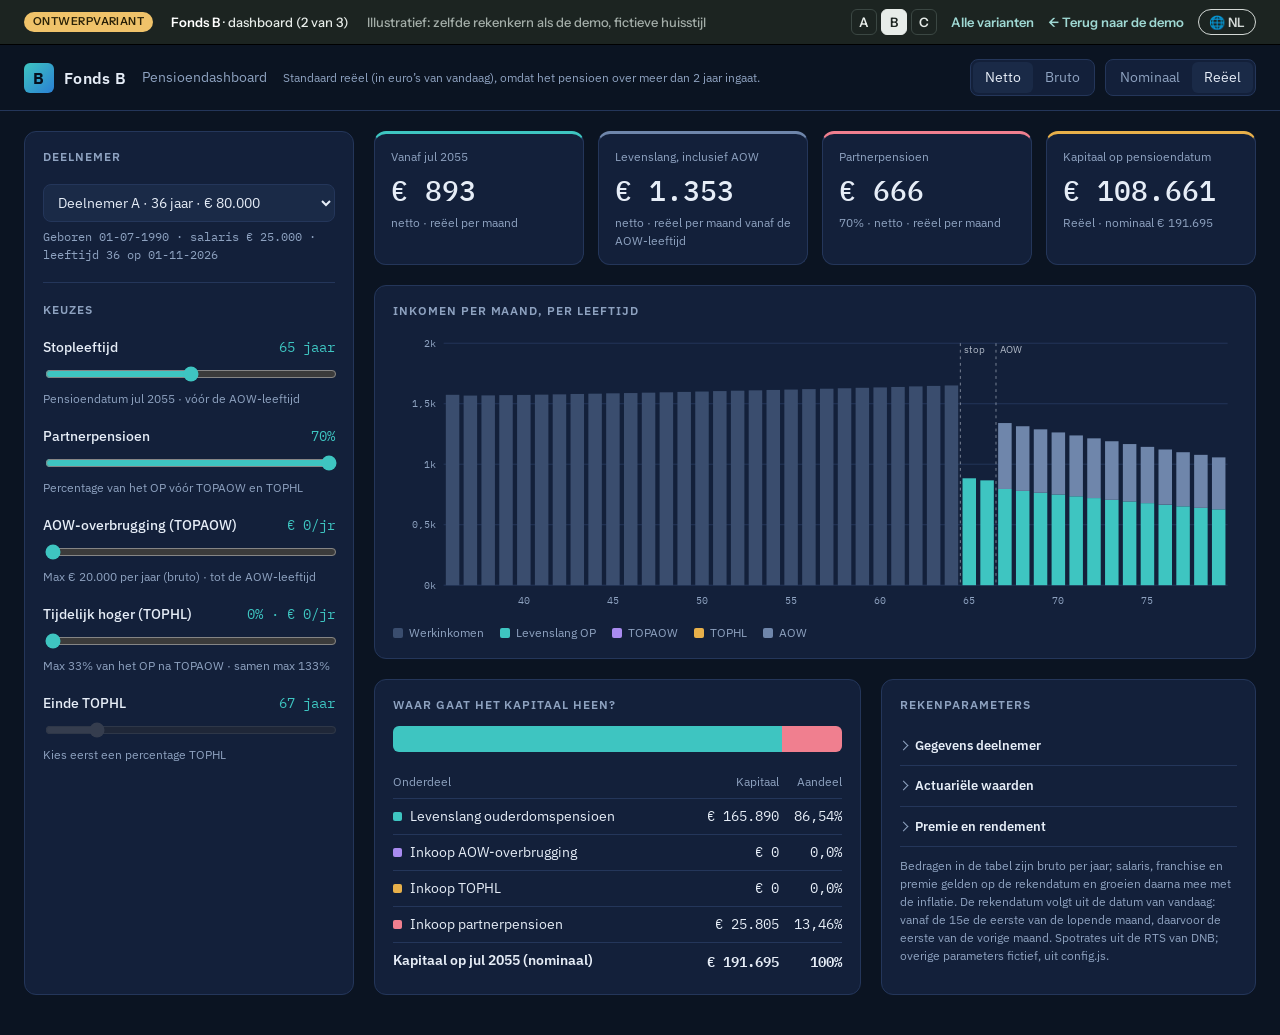
<file: varianten/fonds-b.html>
<!doctype html>
<html lang="nl">
<head>
<meta charset="utf-8">
<meta name="viewport" content="width=device-width, initial-scale=1">
<title data-i18n="fondsB.paginatitel">Fonds B · Pensioendashboard</title>
<link rel="preconnect" href="https://fonts.googleapis.com">
<link rel="stylesheet" href="https://fonts.googleapis.com/css2?family=IBM+Plex+Sans:wght@400;500;600&family=IBM+Plex+Mono:wght@400;500&family=Instrument+Sans:wght@500;600&display=swap">
<link rel="stylesheet" href="balk.css">
<style>
  :root {
    color-scheme: dark;
    --bg: #0b1422; --vlak: #13203a; --vlak2: #1a2a47; --lijn: #24365a; --tekst: #e6edf7; --zacht: #8ea2c0;
    --op: #3ec5c1; --t1: #a98bf0; --t2: #e8b04a; --aow: #6f86ab; --werk: #3a4d6e; --partner: #f07f8f;
  }
  * { box-sizing: border-box; }
  body { margin: 0; background: var(--bg); color: var(--tekst); font: 14px/1.5 "IBM Plex Sans", system-ui, sans-serif; }
  .num { font-family: "IBM Plex Mono", ui-monospace, monospace; font-variant-numeric: tabular-nums; }
  .kop { display: flex; align-items: center; gap: 16px; padding: 14px 24px; border-bottom: 1px solid var(--lijn); }
  .logo { display: flex; align-items: center; gap: 10px; font-weight: 600; font-size: 16px; letter-spacing: .02em; }
  .logo .merk { display: grid; place-items: center; width: 30px; height: 30px; border-radius: 6px; background: linear-gradient(135deg, var(--op), #2a7fd4); color: #06101e; font-weight: 700; }
  .kop .titel { color: var(--zacht); }
  .reeel-uitleg { color: var(--zacht); font-size: 12px; flex: 1; min-width: 0; }
  .logo, .kop .titel { white-space: nowrap; }
  .kop .rechts { margin-left: auto; display: flex; gap: 10px; align-items: center; }
  .seg { display: inline-flex; background: var(--vlak); border: 1px solid var(--lijn); border-radius: 8px; padding: 2px; }
  .seg button { border: 0; background: none; color: var(--zacht); font: inherit; padding: 5px 12px; border-radius: 6px; cursor: pointer; }
  .seg button[aria-pressed="true"] { background: var(--vlak2); color: var(--tekst); }
  .seg button:focus-visible, select:focus-visible, input:focus-visible { outline: 2px solid var(--op); outline-offset: 2px; }
  .raster { display: grid; grid-template-columns: 330px 1fr; gap: 20px; padding: 20px 24px 40px; max-width: 1440px; margin: 0 auto; }
  @media (max-width: 980px) { .raster { grid-template-columns: 1fr; } }
  .paneel { background: var(--vlak); border: 1px solid var(--lijn); border-radius: 12px; padding: 16px 18px; }
  .paneel h2 { margin: 0 0 12px; font-size: 12px; font-weight: 600; letter-spacing: .08em; text-transform: uppercase; color: var(--zacht); }
  .stuur { display: grid; gap: 18px; align-content: start; }
  .regel { display: grid; gap: 6px; }
  .regel .boven { display: flex; justify-content: space-between; gap: 8px; }
  .regel label { font-weight: 500; }
  .regel .waarde { color: var(--op); }
  .regel small { color: var(--zacht); font-size: 12px; }
  input[type=range] { width: 100%; accent-color: var(--op); }
  input[type=range]:disabled { opacity: .35; }
  select { width: 100%; background: var(--vlak2); color: var(--tekst); border: 1px solid var(--lijn); border-radius: 8px; padding: 8px 10px; font: inherit; }
  .scheiding { border: 0; border-top: 1px solid var(--lijn); margin: 0; }
  .hoofd { display: grid; gap: 20px; align-content: start; }
  .kpis { display: grid; grid-template-columns: repeat(4, 1fr); gap: 14px; }
  @media (max-width: 1200px) { .kpis { grid-template-columns: repeat(2, 1fr); } }
  .kpi { background: var(--vlak); border: 1px solid var(--lijn); border-radius: 12px; padding: 14px 16px; border-top: 3px solid var(--kleur, var(--op)); }
  .kpi .label { color: var(--zacht); font-size: 12px; }
  .kpi .getal { font-size: 28px; font-weight: 500; margin: 4px 0 2px; }
  .kpi .sub { color: var(--zacht); font-size: 12px; }
  .grafiek svg { display: block; width: 100%; height: auto; }
  .legenda { display: flex; flex-wrap: wrap; gap: 6px 16px; margin-top: 10px; color: var(--zacht); font-size: 12px; }
  .legenda span::before { content: ""; display: inline-block; width: 10px; height: 10px; border-radius: 2px; margin-right: 6px; background: var(--c); vertical-align: -1px; }
  .twee { display: grid; grid-template-columns: 1.3fr 1fr; gap: 20px; }
  @media (max-width: 1200px) { .twee { grid-template-columns: 1fr; } }
  .verdeelbalk { display: flex; height: 26px; border-radius: 6px; overflow: hidden; margin: 4px 0 14px; background: var(--vlak2); }
  .verdeelbalk div { background: var(--c); min-width: 0; }
  table { width: 100%; border-collapse: collapse; }
  td, th { padding: 7px 0; border-bottom: 1px solid var(--lijn); text-align: left; font-weight: 400; }
  th { color: var(--zacht); font-size: 12px; }
  td.r, th.r { text-align: right; }
  td .stip { display: inline-block; width: 9px; height: 9px; border-radius: 2px; background: var(--c); margin-right: 8px; }
  tr.totaal td { border-bottom: 0; font-weight: 600; }
  .pm-groep { border-bottom: 1px solid var(--lijn); }
  .pm-groep summary { padding: 10px 0; color: var(--tekst); font-size: 13px; font-weight: 600; cursor: pointer; list-style: none; display: flex; align-items: center; gap: 8px; }
  .pm-groep summary::-webkit-details-marker { display: none; }
  .pm-groep summary::before { content: ""; width: 6px; height: 6px; border-right: 1.5px solid var(--zacht); border-bottom: 1.5px solid var(--zacht); transform: rotate(-45deg); transition: transform .15s; }
  .pm-groep[open] summary::before { transform: rotate(45deg); }
  .pm-groep table { margin-bottom: 10px; }
  .pm-groep tr:last-child td { border-bottom: 0; }
  .noot { color: var(--zacht); font-size: 12px; margin: 10px 0 0; }
</style>
</head>
<body>
<div class="vbalk" role="region" data-i18n-attr="aria-label:balk.label">
  <span class="vb-tag" data-i18n="balk.tag"></span>
  <span class="vb-naam" data-i18n="balk.b"></span>
  <span class="vb-noot" data-i18n="balk.noot"></span>
  <span class="vb-rechts">
    <nav data-i18n-attr="aria-label:balk.varianten"><a href="fonds-a.html">A</a><a href="fonds-b.html" aria-current="page">B</a><a href="fonds-c.html">C</a></nav>
    <a class="vb-link" href="index.html" data-i18n="balk.alle"></a>
    <a class="vb-link" href="../index.html" data-i18n="balk.terug"></a>
    <span data-taalknop></span>
  </span>
</div>

<header class="kop">
  <div class="logo"><span class="merk" aria-hidden="true">B</span> Fonds B</div>
  <span class="titel" data-i18n="fondsB.titel"></span>
  <span class="reeel-uitleg" id="reeelUitleg"></span>
  <div class="rechts">
    <span class="seg" role="group" data-i18n-attr="aria-label:gemeen.brutoOfNetto">
      <button type="button" data-basis="netto" aria-pressed="true" data-i18n="gemeen.Netto"></button>
      <button type="button" data-basis="bruto" aria-pressed="false" data-i18n="gemeen.Bruto"></button>
    </span>
    <span class="seg" role="group" data-i18n-attr="aria-label:gemeen.nominaalOfReeel">
      <button type="button" data-reeel="nom" aria-pressed="true" data-i18n="gemeen.Nominaal"></button>
      <button type="button" data-reeel="reeel" aria-pressed="false" data-i18n="gemeen.Reeel"></button>
    </span>
  </div>
</header>

<div class="raster">
  <aside class="paneel stuur" data-i18n-attr="aria-label:fondsB.keuzes">
    <h2 data-i18n="fondsB.deelnemer"></h2>
    <div class="regel" style="margin-top:-12px">
      <select id="deelnemer" data-i18n-attr="aria-label:fondsB.deelnemer"></select>
      <small id="deelnemerInfo" class="num"></small>
    </div>
    <hr class="scheiding">
    <h2 data-i18n="fondsB.keuzes"></h2>
    <div class="regel" style="margin-top:-12px">
      <div class="boven"><label for="leeftijd" data-i18n="fondsB.stopleeftijd"></label><span class="waarde num" id="leeftijdW"></span></div>
      <input id="leeftijd" type="range" step="1">
      <small id="leeftijdS"></small>
    </div>
    <div class="regel">
      <div class="boven"><label for="partner" data-i18n="fondsB.partner"></label><span class="waarde num" id="partnerW"></span></div>
      <input id="partner" type="range" step="5">
      <small data-i18n="fondsB.partnerUitleg"></small>
    </div>
    <div class="regel">
      <div class="boven"><label for="topaow" data-i18n="fondsB.topaow"></label><span class="waarde num" id="topaowW"></span></div>
      <input id="topaow" type="range" min="0" step="100" value="0">
      <small id="topaowS"></small>
    </div>
    <div class="regel">
      <div class="boven"><label for="tophl" data-i18n="fondsB.tophl"></label><span class="waarde num" id="tophlW"></span></div>
      <input id="tophl" type="range" min="0" step="1" value="0">
      <small id="tophlS"></small>
    </div>
    <div class="regel">
      <div class="boven"><label for="tophlEind" data-i18n="fondsB.tophlEind"></label><span class="waarde num" id="tophlEindW"></span></div>
      <input id="tophlEind" type="range" step="1">
      <small id="tophlEindS"></small>
    </div>
  </aside>

  <main class="hoofd">
    <div class="kpis" id="kpis"></div>
    <section class="paneel grafiek" aria-labelledby="h-inkomen">
      <h2 id="h-inkomen" data-i18n="fondsB.hInkomen"></h2>
      <div id="grafiek"></div>
      <div class="legenda">
        <span style="--c: var(--werk)" data-i18n="fondsB.lgWerk"></span>
        <span style="--c: var(--op)" data-i18n="fondsB.lgOp"></span>
        <span style="--c: var(--t1)">TOPAOW</span>
        <span style="--c: var(--t2)">TOPHL</span>
        <span style="--c: var(--aow)">AOW</span>
      </div>
    </section>
    <div class="twee">
      <section class="paneel" aria-labelledby="h-kapitaal">
        <h2 id="h-kapitaal" data-i18n="fondsB.hKapitaal"></h2>
        <div id="verdeling"></div>
      </section>
      <section class="paneel" aria-labelledby="h-param">
        <h2 id="h-param" data-i18n="fondsB.hParam"></h2>
        <div id="parameters"></div>
      </section>
    </div>
  </main>
</div>

<script src="../i18n/i18n.js"></script>
<script src="../i18n/nl.js"></script>
<script src="../i18n/en.js"></script>
<script src="../i18n/da.js"></script>
<script src="../config.js"></script>
<script src="../config-overlay.js"></script>
<script src="../engine.js"></script>
<script src="kern.js"></script>
<script>
(function () {
  'use strict';
  var K = window.VariantKern, C = K.C, I = K.I, t = K.t;
  var eur = K.eur;
  function $(id) { return document.getElementById(id); }
  // Rekenparameters per onderwerp, standaard ingeklapt. Wat de gebruiker openklapt blijft open bij het herberekenen.
  var groepOpen = {};
  function groep(sleutel, titel, rijen) {
    return '<details class="pm-groep" data-groep="' + sleutel + '"' + (groepOpen[sleutel] ? ' open' : '') + '><summary>' + titel +
      '</summary><table><tbody>' + rijen + '</tbody></table></details>';
  }
  function rij(label, waarde) { return '<tr><td>' + label + '</td><td class="r num">' + waarde + '</td></tr>'; }
  function pj(v) { return t('fondsB.perJaarKort', { bedrag: eur(v) }); }
  var basis = 'netto';
  var reeel = null;   // null = standaard: pensioendatum binnen 2 jaar nominaal, anders reëel
  var eindHandmatig = false;

  function vulDeelnemers() {
    var sel = $('deelnemer'), oud = sel.value;
    sel.innerHTML = '';
    C.deelnemers.forEach(function (d, i) {
      sel.add(new Option(K.naam(i) + ' · ' + t('kern.jaar', { n: K.deelnemer(i).leeftijdJaar }) + ' · ' + eur(d.startkapitaal), i));
    });
    sel.value = oud === '' ? C.standaardDeelnemer : oud;
  }

  function zetLeeftijdBereik() {
    var lijst = K.leeftijden(Number($('deelnemer').value));
    var sl = $('leeftijd');
    var oud = Number(sl.value);
    sl.min = lijst[0]; sl.max = lijst[lijst.length - 1];
    var std = C.pensioenreglement.standaardPensioenleeftijd;
    sl.value = lijst.indexOf(oud) >= 0 ? oud : (lijst.indexOf(std) >= 0 ? std : lijst[0]);
  }

  function keuzes() {
    var j = Number($('leeftijd').value);
    return {
      deelnemer: Number($('deelnemer').value),
      start: j === K.AOW_JAREN ? 'aow' : 'ander', leeftijd: j,
      partnerPct: Number($('partner').value),
      topaow: Number($('topaow').value) >= Number($('topaow').max) && Number($('topaow').max) > 0 ? 'max' : Number($('topaow').value),
      tophlPct: Number($('tophl').value),
      tophlEind: eindHandmatig ? Number($('tophlEind').value) : null,
      basis: basis, reeel: reeel
    };
  }

  function grafiek(res, eenheid) {
    var serie = K.jaarSerie(res);
    var W = 900, H = 300, L = 54, R = 10, T = 12, B = 30;
    var max = Math.max.apply(null, serie.map(function (d) { return d.w + d.op + d.t1 + d.t2 + d.a; })) || 1;
    var stap = max > 8000 ? 2000 : (max > 4000 ? 1000 : 500);
    var top = Math.ceil(max / stap) * stap;
    var bw = (W - L - R) / serie.length;
    var y = function (v) { return T + (H - T - B) * (1 - v / top); };
    var svg = '<svg viewBox="0 0 ' + W + ' ' + H + '" role="img" aria-label="' + t('fondsB.grafiekLabel') + '">';
    for (var g = 0; g <= top; g += stap) {
      svg += '<line x1="' + L + '" x2="' + (W - R) + '" y1="' + y(g) + '" y2="' + y(g) + '" stroke="#24365a"/>' +
        '<text x="' + (L - 8) + '" y="' + (y(g) + 4) + '" fill="#8ea2c0" font-size="11" text-anchor="end" font-family="IBM Plex Mono">' + I.getal(g / 1000, 0, 1) + 'k</text>';
    }
    var kleuren = [['w', '#3a4d6e'], ['op', '#3ec5c1'], ['t1', '#a98bf0'], ['t2', '#e8b04a'], ['a', '#6f86ab']];
    serie.forEach(function (d, i) {
      var x = L + i * bw + bw * 0.12, bww = bw * 0.76, acc = 0;
      svg += '<g><title>' + t('fondsB.staafTitel', { leeftijd: t('kern.jaar', { n: d.leeftijd }), bedrag: eur(d.totaal), eenheid: eenheid }) + '</title>';
      kleuren.forEach(function (k) {
        var v = d[k[0]];
        if (v <= 0) return;
        svg += '<rect x="' + x.toFixed(1) + '" y="' + y(acc + v).toFixed(1) + '" width="' + bww.toFixed(1) + '" height="' + (y(acc) - y(acc + v)).toFixed(1) + '" fill="' + k[1] + '"/>';
        acc += v;
      });
      svg += '</g>';
      if (d.leeftijd % 5 === 0) svg += '<text x="' + (x + bww / 2) + '" y="' + (H - 10) + '" fill="#8ea2c0" font-size="11" text-anchor="middle" font-family="IBM Plex Mono">' + d.leeftijd + '</text>';
    });
    // Markering van de pensioendatum en de AOW-leeftijd.
    [[res.jaar, t('fondsB.stop')], [K.AOW_JAREN, 'AOW']].forEach(function (m, n) {
      var idx = serie.findIndex(function (d) { return d.leeftijd >= Math.floor(m[0]); });
      if (idx < 0 || (n === 1 && Math.floor(m[0]) === Math.floor(res.jaar))) return;
      var x = L + idx * bw + (m[0] % 1) * bw;
      svg += '<line x1="' + x + '" x2="' + x + '" y1="' + T + '" y2="' + (H - B) + '" stroke="#e6edf7" stroke-dasharray="3 4" opacity=".5"/>' +
        '<text x="' + (x + 4) + '" y="' + (T + 10) + '" fill="#e6edf7" font-size="11" opacity=".75">' + m[1] + '</text>';
    });
    return svg + '</svg>';
  }

  function kpi(kleur, label, getal, sub) {
    return '<div class="kpi" style="--kleur:' + kleur + '"><div class="label">' + label + '</div><div class="getal num">' + getal + '</div><div class="sub">' + sub + '</div></div>';
  }

  function render() {
    var res = K.bereken(keuzes());
    var u = res.u;
    var d = res.deelnemer;
    var rekendatum = I.datum(C.calculatiedatum);

    // Schuiven bijwerken op de grenzen van de rekenkern.
    var t1 = $('topaow');
    t1.max = res.maxT1;
    t1.disabled = res.maxT1 <= 0;
    var hl = $('tophl');
    hl.max = Math.round(C.tophl.maxPctOP * 100);
    hl.disabled = !res.tophlMogelijk;
    var eind = $('tophlEind');
    eind.disabled = !res.tophlMogelijk || u.t2 <= 0;
    if (res.tophlMogelijk) {
      eind.min = res.eindMinM; eind.max = res.eindMaxM;
      eind.value = res.eindKeuze;
    }

    $('deelnemerInfo').textContent = t('fondsB.deelnemerInfo', { geboren: I.datum(d.geboortedatum), salaris: eur(d.brutoSalaris), leeftijd: d.leeftijdJaar, datum: rekendatum });
    $('leeftijdW').textContent = t('kern.jaar', { n: res.jaar });
    $('leeftijdS').textContent = t(res.voorAow ? 'fondsB.datumVoorAow' : (res.pensM === K.AOW_M ? 'fondsB.datumOpAow' : 'fondsB.datumNaAow'), { datum: res.tekst.pensioendatum });
    $('partnerW').textContent = res.partnerPct + '%';
    $('topaowW').textContent = pj(u.t1);
    $('topaowS').textContent = res.maxT1 > 0 ? t('fondsB.topaowMax', { bedrag: eur(res.maxT1) }) : t('fondsB.topaowNiet');
    $('tophlW').textContent = Math.round(res.pctHL * 100) + '% · ' + pj(u.t2);
    $('tophlS').textContent = res.tophlMogelijk ? t('fondsB.tophlMax') : t('fondsB.tophlNiet');
    $('tophlEindW').textContent = res.tophlMogelijk ? K.leeftijdCompact(res.eindKeuze) : '–';
    $('tophlEindS').textContent = u.t2 > 0 ? (eindHandmatig ? res.tekst.tophlEind : t('fondsB.standaard', { tekst: res.tekst.tophlEind })) : t('fondsB.tophlEerst');

    document.querySelectorAll('[data-reeel]').forEach(function (o) { o.setAttribute('aria-pressed', String((o.getAttribute('data-reeel') === 'reeel') === res.reeel)); });
    $('reeelUitleg').textContent = K.reeelUitleg(res, reeel !== null);
    var eenheid = t('gemeen.' + basis) + (res.reeel ? ' · ' + t('gemeen.reeel') : '');

    var twee = u.t1 > 0 || u.t2 > 0;
    $('kpis').innerHTML =
      kpi('var(--op)', t('fondsB.kpiVanaf', { datum: res.tekst.pensioendatum }), eur(res.eerst), t(twee ? 'fondsB.kpiVanafSubTijdelijk' : 'fondsB.kpiVanafSub', { eenheid: eenheid })) +
      kpi('var(--aow)', t(twee ? 'fondsB.kpiDaarna' : 'fondsB.kpiLevenslang'), eur(twee ? res.later : res.laterInclAow),
        twee ? t('fondsB.kpiDaarnaSub', { bedrag: eur(res.laterInclAow), eenheid: eenheid }) : t('fondsB.kpiLevenslangSub', { eenheid: eenheid })) +
      kpi('var(--partner)', t('fondsB.partner'), eur(res.partner), t('fondsB.kpiPartnerSub', { pct: res.partnerPct, eenheid: eenheid })) +
      kpi('var(--t2)', t('fondsB.kpiKapitaal'), eur(res.kapitaal),
        res.reeel ? t('fondsB.kpiKapitaalReeel', { bedrag: eur(res.kapitaalNominaal) }) : t('fondsB.kpiKapitaalNominaal', { bedrag: eur(d.startkapitaal) }));

    $('grafiek').innerHTML = grafiek(res, eenheid);

    var v = res.verdeling;
    var totaal = v.levenslang + v.topaow + v.tophl + v.partner;
    var delen = [
      [t('fondsB.vdLevenslang'), v.levenslang, 'var(--op)'],
      [t('fondsB.vdTopaow'), v.topaow, 'var(--t1)'],
      [t('fondsB.vdTophl'), v.tophl, 'var(--t2)'],
      [t('fondsB.vdPartner'), v.partner, 'var(--partner)']
    ];
    $('verdeling').innerHTML = '<div class="verdeelbalk" aria-hidden="true">' + delen.map(function (p) {
      return '<div style="--c:' + p[2] + ';flex:' + Math.max(0, p[1]) + '"></div>';
    }).join('') + '</div><table><thead><tr><th>' + t('fondsB.vdOnderdeel') + '</th><th class="r">' + t('fondsB.vdKapitaal') + '</th><th class="r">' + t('fondsB.vdAandeel') + '</th></tr></thead><tbody>' +
      delen.map(function (p) {
        return '<tr><td><span class="stip" style="--c:' + p[2] + '"></span>' + p[0] + '</td><td class="r num">' + eur(p[1]) + '</td><td class="r num">' + I.getal(totaal ? p[1] / totaal * 100 : 0, 1, 2) + '%</td></tr>';
      }).join('') +
      '<tr class="totaal"><td>' + t('fondsB.vdTotaal', { datum: res.tekst.pensioendatum }) + '</td><td class="r num">' + eur(res.kapitaalNominaal) + '</td><td class="r num">100%</td></tr></tbody></table>';

    var o = res.overrendement;
    // Salaris en parttimepercentage op de rekendatum, zoals de rekenkern ze in de eerste maand gebruikt.
    var reg = C.pensioenreglement;
    var rij0 = res.sim.rows[0];
    var parttime = rij0 ? rij0.schema : 1;
    var wijzigtLater = res.sim.rows.some(function (r, i) { return i > 0 && r.wijziging; });
    var grondslag = Math.max(0, Math.min(d.brutoSalaris, reg.maxPensioengevendSalaris) - reg.franchise) * parttime;
    var pct3 = function (x) { return I.getal(x * 100, 3, 3) + '%'; };
    // Alle inkoopfactoren op de rekendatumschaal, net als de inkoopfactor OP (X%-projectie 21.1.10).
    var us = u.uitstel || 1;
    $('parameters').innerHTML =
      groep('deelnemer', t('fondsB.pmDeelnemer'),
      rij(t('fondsB.pmRekendatum'), rekendatum) +
      rij(t('fondsB.pmGeboortedatum'), I.datum(d.geboortedatum)) +
      rij(t('fondsB.pmLeeftijd'), K.leeftijdTekst(d.leeftijdMaanden)) +
      rij(t('fondsB.pmSalaris'), pj(d.brutoSalaris)) +
      rij(t(wijzigtLater ? 'fondsB.pmParttimeLater' : 'fondsB.pmParttime'), I.getal(parttime * 100, 0, 1) + '%') +
      rij(t('fondsB.pmStartkapitaal'), eur(d.startkapitaal))) +
      groep('actuarieel', t('fondsB.pmActuarieel'),
      rij(t('fondsB.pmInkoopOP', { leeftijd: t('kern.jaar', { n: res.jaar }) }), I.getal(res.aOP, 2, 2)) +
      rij(t('fondsB.pmInkoopNP'), I.getal(C.partnerpensioen.inkoopfactorNP * us, 2, 2)) +
      rij(t('fondsB.pmScrStart'), C.scr ? I.getal(C.scr.startwaarde, 3, 3) : '–') +
      rij(t('fondsB.pmScr', { n: C.scr ? C.scr.spreidingsperiode : '–' }), I.getal(u.scr, 4, 4)) +
      rij(t('fondsB.pmOpVoor'), pj(u.standaard)) +
      rij(t('fondsB.pmInkoopTopaow'), I.getal(C.topaow.inkoopfactor * us, 2, 2)) +
      rij(t('fondsB.pmLooptijdHL'), u.t2 > 0 ? t('fondsB.jrKort', { n: I.getal(u.looptijdHL, 1, 2) }) : '–') +
      rij(t('fondsB.pmInkoopHL', { factor: I.getal(C.tophl.inkoopfactorPerJaar * us, 2, 2) }), u.t2 > 0 ? I.getal(u.inkoopHL * us, 2, 2) : '–') +
      rij(t('fondsB.pmVerlaging'), u.R > 0 ? pj(u.R) : '–')) +
      groep('premie', t('fondsB.pmPremie'),
      rij(t('fondsB.pmFranchise'), pj(reg.franchise)) +
      rij(t('fondsB.pmGrondslag'), pj(grondslag)) +
      rij(t('fondsB.pmPremieRegel', { pct: I.getal(reg.premiepercentage * 100, 0, 1) }), pj(grondslag * reg.premiepercentage)) +
      rij(t('fondsB.pmNominaal'), pct3(o.nominaal)) +
      rij(t('fondsB.pmLooptijdRts', { aow: o.aowJaar, calc: o.calcJaar }), t('fondsB.jrKort', { n: o.looptijd })) +
      rij(t('fondsB.pmSpot', { n: Math.max(1, o.looptijd), datum: I.datum(C.rts.peildatum) }), '− ' + pct3(o.spot)) +
      '<tr class="totaal"><td>' + t('fondsB.pmOverrendement') + '</td><td class="r num">' + pct3(o.rente) + '</td></tr>' +
      // Per maand zoals de rekenkern bijschrijft: (1 + overrendement)^(1/12) − 1.
      '<tr class="totaal"><td>' + t('fondsB.pmOverrendementMaand') + '</td><td class="r num">' + I.getal((Math.pow(1 + o.rente, 1 / 12) - 1) * 100, 4, 4) + '%</td></tr>') +
      '<p class="noot">' + t('fondsB.pmNoot') + '</p>';
  }

  // toggle borrelt niet op: luister in de capture-fase.
  $('parameters').addEventListener('toggle', function (e) {
    var g = e.target.getAttribute && e.target.getAttribute('data-groep');
    if (g) groepOpen[g] = e.target.open;
  }, true);

  vulDeelnemers();
  zetLeeftijdBereik();
  $('partner').min = C.partnerpensioen.minPct;
  $('partner').max = C.partnerpensioen.maxPct;
  $('partner').value = C.partnerpensioen.standaardPct;

  $('deelnemer').addEventListener('change', function () { zetLeeftijdBereik(); eindHandmatig = false; reeel = null; $('topaow').value = 0; render(); });
  $('leeftijd').addEventListener('input', function () { eindHandmatig = false; render(); });
  $('tophlEind').addEventListener('input', function () { eindHandmatig = true; render(); });
  ['partner', 'topaow', 'tophl'].forEach(function (id) { $(id).addEventListener('input', render); });
  document.querySelectorAll('[data-reeel]').forEach(function (b) {
    b.addEventListener('click', function () { reeel = b.getAttribute('data-reeel') === 'reeel'; render(); });
  });
  document.querySelectorAll('[data-basis]').forEach(function (b) {
    b.addEventListener('click', function () {
      basis = b.getAttribute('data-basis');
      document.querySelectorAll('[data-basis]').forEach(function (o) { o.setAttribute('aria-pressed', String(o === b)); });
      render();
    });
  });
  I.opWissel(function () { vulDeelnemers(); render(); });
  I.vertaal();
  render();
})();
</script>
</body>
</html>
</file>
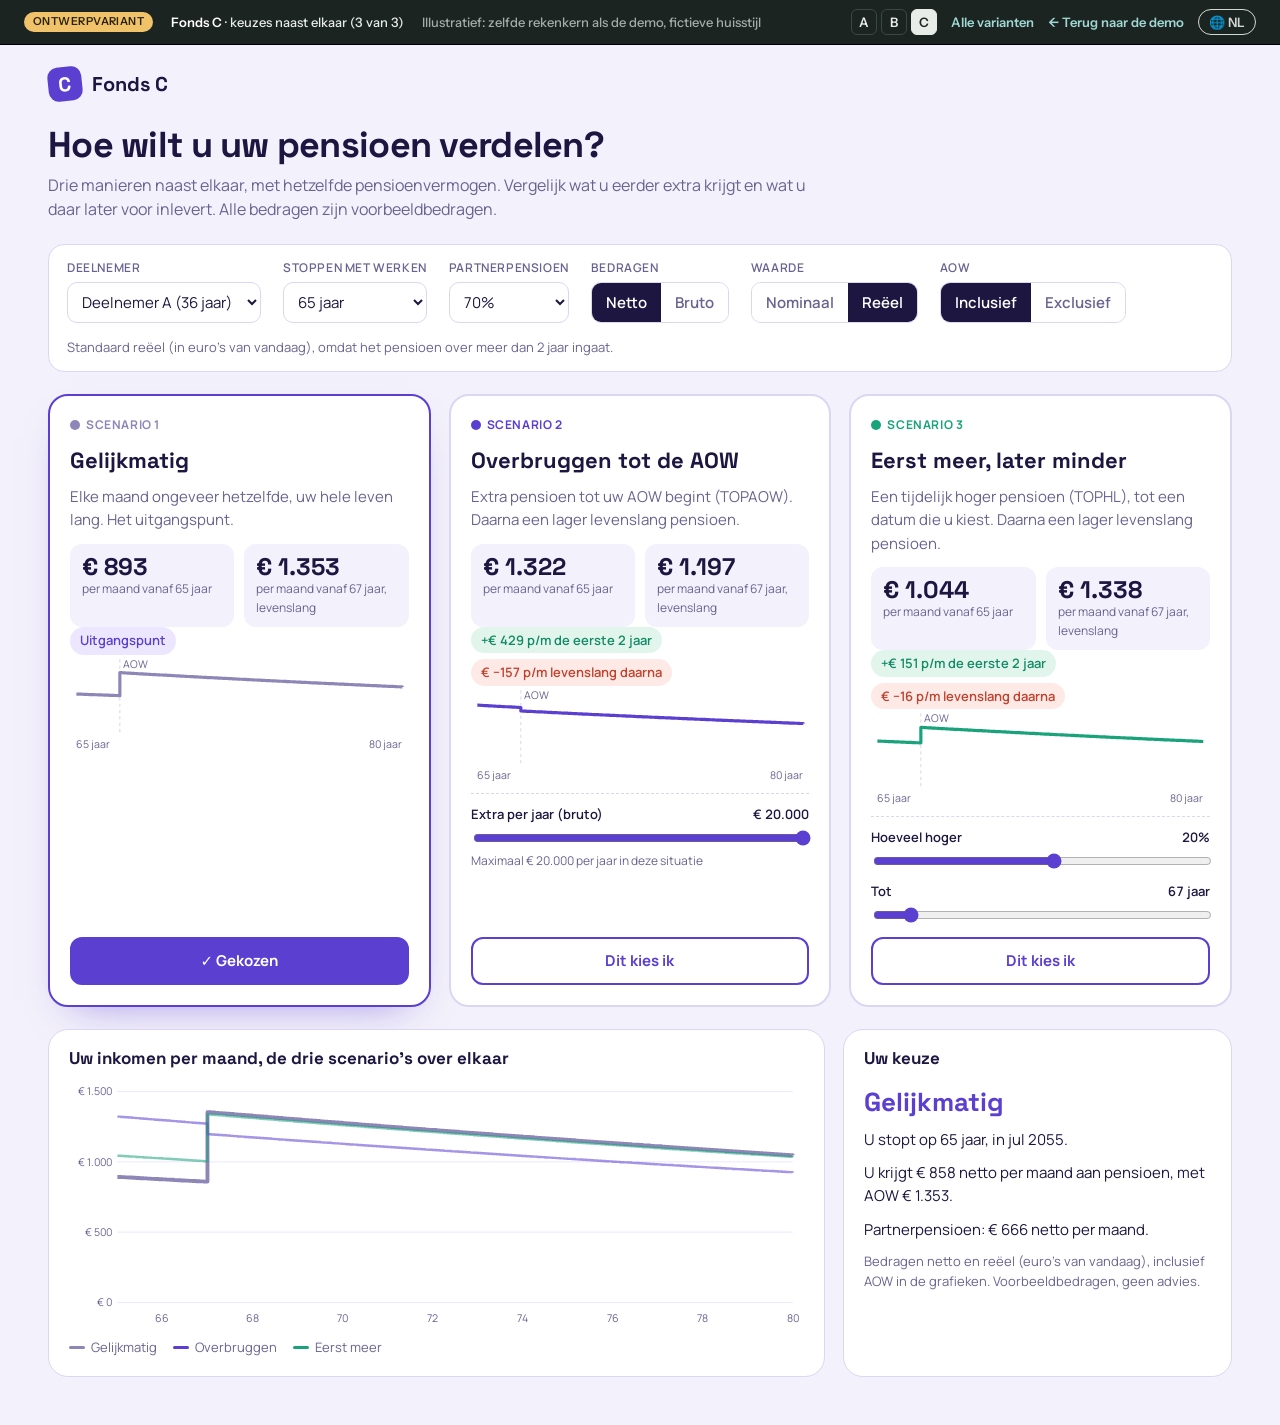
<file: varianten/fonds-c.html>
<!doctype html>
<html lang="nl">
<head>
<meta charset="utf-8">
<meta name="viewport" content="width=device-width, initial-scale=1">
<title data-i18n="fondsC.paginatitel">Fonds C · Keuzes vergelijken</title>
<link rel="preconnect" href="https://fonts.googleapis.com">
<link rel="stylesheet" href="https://fonts.googleapis.com/css2?family=Space+Grotesk:wght@500;600;700&family=Manrope:wght@400;500;600;700&family=Instrument+Sans:wght@500;600&display=swap">
<link rel="stylesheet" href="balk.css">
<style>
  :root {
    color-scheme: light;
    --bg: #f3f1fb; --kaart: #ffffff; --inkt: #1d1640; --zacht: #6a6390; --lijn: #dcd6f2;
    --paars: #5b3fd1; --paars-zacht: #ece7ff; --groen: #138a66; --groen-zacht: #e2f5ec; --rood: #c2412d; --rood-zacht: #fdeae6;
    --s1: #8f86b8; --s2: #5b3fd1; --s3: #18a37a;
  }
  * { box-sizing: border-box; }
  body { margin: 0; background: var(--bg); color: var(--inkt); font: 15px/1.55 "Manrope", system-ui, sans-serif; }
  .num { font-variant-numeric: tabular-nums; }
  .wrap { max-width: 1240px; margin: 0 auto; padding: 0 28px 48px; }
  .kop { display: flex; align-items: center; gap: 14px; padding: 22px 0 6px; }
  .logo { display: flex; align-items: center; gap: 10px; font: 700 20px/1 "Space Grotesk", sans-serif; }
  .logo .merk { width: 34px; height: 34px; border-radius: 10px; background: var(--paars); color: #fff; display: grid; place-items: center; transform: rotate(-6deg); }
  h1 { font: 700 36px/1.15 "Space Grotesk", sans-serif; margin: 18px 0 6px; letter-spacing: -.02em; }
  .intro { color: var(--zacht); margin: 0 0 22px; max-width: 760px; font-size: 16px; }
  .balk { display: flex; flex-wrap: wrap; gap: 14px 22px; align-items: end; background: var(--kaart); border: 1px solid var(--lijn); border-radius: 16px; padding: 14px 18px; margin-bottom: 22px; }
  .veld { display: grid; gap: 4px; }
  .veld label, .veld .lbl { font-size: 12px; font-weight: 600; color: var(--zacht); text-transform: uppercase; letter-spacing: .05em; }
  select { font: inherit; padding: 8px 10px; border-radius: 10px; border: 1px solid var(--lijn); background: #fff; color: var(--inkt); min-width: 120px; }
  select:focus-visible, button:focus-visible, input:focus-visible { outline: 3px solid var(--paars); outline-offset: 2px; }
  .seg { display: inline-flex; border: 1px solid var(--lijn); border-radius: 10px; overflow: hidden; }
  .seg button { border: 0; background: #fff; font: inherit; font-weight: 600; padding: 8px 14px; cursor: pointer; color: var(--zacht); }
  .seg button[aria-pressed="true"] { background: var(--inkt); color: #fff; }
  .kaarten { display: grid; grid-template-columns: repeat(3, 1fr); gap: 18px; align-items: stretch; }
  @media (max-width: 1000px) { .kaarten { grid-template-columns: 1fr; } }
  .kaart { background: var(--kaart); border: 2px solid var(--lijn); border-radius: 20px; padding: 20px; display: flex; flex-direction: column; gap: 12px; transition: border-color .15s, box-shadow .15s; }
  .kaart.gekozen { border-color: var(--paars); box-shadow: 0 18px 40px -24px rgba(91,63,209,.6); }
  .kaart.uit { opacity: .55; }
  .kaart .label { display: inline-flex; align-self: flex-start; gap: 6px; align-items: center; font-size: 12px; font-weight: 700; letter-spacing: .05em; text-transform: uppercase; color: var(--c); }
  .kaart .label::before { content: ""; width: 10px; height: 10px; border-radius: 50%; background: var(--c); }
  .kaart h2 { margin: 0; font: 700 22px/1.2 "Space Grotesk", sans-serif; }
  .kaart .wat { margin: 0; color: var(--zacht); min-height: 46px; }
  .bedragen { display: grid; grid-template-columns: 1fr 1fr; gap: 10px; }
  .bedrag { background: var(--bg); border-radius: 12px; padding: 10px 12px; }
  .bedrag .w { font: 700 24px/1.1 "Space Grotesk", sans-serif; }
  .bedrag .t { font-size: 12px; color: var(--zacht); }
  .verschil { display: flex; flex-wrap: wrap; gap: 6px; min-height: 28px; }
  .chip { padding: 3px 10px; border-radius: 99px; font-size: 13px; font-weight: 600; }
  .chip.plus { background: var(--groen-zacht); color: var(--groen); }
  .chip.min { background: var(--rood-zacht); color: var(--rood); }
  .chip.nul { background: var(--paars-zacht); color: var(--paars); }
  .mini svg { display: block; width: 100%; height: auto; }
  .instel { display: grid; gap: 4px; padding-top: 10px; border-top: 1px dashed var(--lijn); }
  .instel .boven { display: flex; justify-content: space-between; font-size: 13px; font-weight: 600; }
  .instel input[type=range] { width: 100%; accent-color: var(--paars); }
  .instel small { color: var(--zacht); font-size: 12px; }
  .kies { margin-top: auto; border: 2px solid var(--paars); background: #fff; color: var(--paars); font: inherit; font-weight: 700; border-radius: 12px; padding: 10px; cursor: pointer; }
  .kaart.gekozen .kies { background: var(--paars); color: #fff; }
  .kies:disabled { border-color: var(--lijn); color: var(--zacht); cursor: not-allowed; }
  .samen { margin-top: 22px; display: grid; grid-template-columns: 2fr 1fr; gap: 18px; }
  @media (max-width: 1000px) { .samen { grid-template-columns: 1fr; } }
  .vlak { background: var(--kaart); border: 1px solid var(--lijn); border-radius: 20px; padding: 18px 20px; }
  .vlak h3 { margin: 0 0 10px; font: 700 17px/1.2 "Space Grotesk", sans-serif; }
  .vlak svg { display: block; width: 100%; height: auto; }
  .legenda { display: flex; gap: 16px; flex-wrap: wrap; font-size: 13px; color: var(--zacht); margin-top: 8px; }
  .legenda span::before { content: ""; display: inline-block; width: 16px; height: 3px; border-radius: 2px; background: var(--c); margin-right: 6px; vertical-align: 3px; }
  .advies { display: grid; gap: 10px; align-content: start; }
  #keuze { display: grid; gap: 10px; }
  .advies p { margin: 0; }
  .advies .groot { font: 700 26px/1.15 "Space Grotesk", sans-serif; color: var(--paars); }
  .noot { color: var(--zacht); font-size: 13px; }
</style>
</head>
<body>
<div class="vbalk" role="region" data-i18n-attr="aria-label:balk.label">
  <span class="vb-tag" data-i18n="balk.tag"></span>
  <span class="vb-naam" data-i18n="balk.c"></span>
  <span class="vb-noot" data-i18n="balk.noot"></span>
  <span class="vb-rechts">
    <nav data-i18n-attr="aria-label:balk.varianten"><a href="fonds-a.html">A</a><a href="fonds-b.html">B</a><a href="fonds-c.html" aria-current="page">C</a></nav>
    <a class="vb-link" href="index.html" data-i18n="balk.alle"></a>
    <a class="vb-link" href="../index.html" data-i18n="balk.terug"></a>
    <span data-taalknop></span>
  </span>
</div>

<div class="wrap">
  <header class="kop"><div class="logo"><span class="merk" aria-hidden="true">C</span> Fonds C</div></header>
  <h1 data-i18n="fondsC.h1"></h1>
  <p class="intro" data-i18n="fondsC.intro"></p>

  <div class="balk" role="group" data-i18n-attr="aria-label:fondsC.uitgangspunten">
    <div class="veld"><label for="deelnemer" data-i18n="fondsC.deelnemer"></label><select id="deelnemer"></select></div>
    <div class="veld"><label for="leeftijd" data-i18n="fondsC.stoppen"></label><select id="leeftijd"></select></div>
    <div class="veld"><label for="partner" data-i18n="fondsC.partner"></label><select id="partner"></select></div>
    <div class="veld"><span class="lbl" data-i18n="fondsC.bedragen"></span>
      <span class="seg" role="group" data-i18n-attr="aria-label:gemeen.brutoOfNetto"><button type="button" data-basis="netto" aria-pressed="true" data-i18n="gemeen.Netto"></button><button type="button" data-basis="bruto" aria-pressed="false" data-i18n="gemeen.Bruto"></button></span>
    </div>
    <div class="veld"><span class="lbl" data-i18n="fondsC.waarde"></span><span class="seg" role="group" data-i18n-attr="aria-label:gemeen.nominaalOfReeel"><button type="button" data-reeel="nom" aria-pressed="true" data-i18n="gemeen.Nominaal"></button><button type="button" data-reeel="reeel" aria-pressed="false" data-i18n="gemeen.Reeel"></button></span></div>
    <div class="veld"><span class="lbl">AOW</span><span class="seg" role="group" data-i18n-attr="aria-label:fondsC.aowMeetellen"><button type="button" data-aow="ja" aria-pressed="true" data-i18n="fondsC.inclusief"></button><button type="button" data-aow="nee" aria-pressed="false" data-i18n="fondsC.exclusief"></button></span></div>
    <p class="noot" id="reeelUitleg" style="margin:0;flex-basis:100%"></p>
  </div>

  <div class="kaarten">
    <article class="kaart" id="k1" style="--c: var(--s1)">
      <span class="label" data-i18n="fondsC.scenario1"></span>
      <h2 data-i18n="fondsC.naam1"></h2>
      <p class="wat" data-i18n="fondsC.wat1"></p>
      <div class="uitkomst"></div>
      <button class="kies" type="button" data-kies="1"></button>
    </article>
    <article class="kaart" id="k2" style="--c: var(--s2)">
      <span class="label" data-i18n="fondsC.scenario2"></span>
      <h2 data-i18n="fondsC.naam2"></h2>
      <p class="wat" data-i18n="fondsC.wat2"></p>
      <div class="uitkomst"></div>
      <div class="instel">
        <div class="boven"><label for="t1" data-i18n="fondsC.t1"></label><span class="num" id="t1W"></span></div>
        <input id="t1" type="range" min="0" step="500" value="0">
        <small id="t1S"></small>
      </div>
      <button class="kies" type="button" data-kies="2"></button>
    </article>
    <article class="kaart" id="k3" style="--c: var(--s3)">
      <span class="label" data-i18n="fondsC.scenario3"></span>
      <h2 data-i18n="fondsC.naam3"></h2>
      <p class="wat" data-i18n="fondsC.wat3"></p>
      <div class="uitkomst"></div>
      <div class="instel">
        <div class="boven"><label for="t2" data-i18n="fondsC.t2"></label><span class="num" id="t2W"></span></div>
        <input id="t2" type="range" min="5" step="1" value="20">
        <div class="boven" style="margin-top:6px"><label for="t2e" data-i18n="fondsC.t2e"></label><span class="num" id="t2eW"></span></div>
        <input id="t2e" type="range" step="12">
      </div>
      <button class="kies" type="button" data-kies="3"></button>
    </article>
  </div>

  <div class="samen">
    <section class="vlak" aria-labelledby="h-samen">
      <h3 id="h-samen" data-i18n="fondsC.hSamen"></h3>
      <div id="lijnen"></div>
      <div class="legenda"><span style="--c: var(--s1)" data-i18n="fondsC.naam1"></span><span style="--c: var(--s2)" data-i18n="fondsC.lg2"></span><span style="--c: var(--s3)" data-i18n="fondsC.lg3"></span></div>
    </section>
    <section class="vlak advies" aria-labelledby="h-keuze" aria-live="polite">
      <h3 id="h-keuze" data-i18n="fondsC.hKeuze"></h3>
      <div id="keuze"></div>
    </section>
  </div>
</div>

<script src="../i18n/i18n.js"></script>
<script src="../i18n/nl.js"></script>
<script src="../i18n/en.js"></script>
<script src="../i18n/da.js"></script>
<script src="../config.js"></script>
<script src="../config-overlay.js"></script>
<script src="../engine.js"></script>
<script src="kern.js"></script>
<script>
(function () {
  'use strict';
  var K = window.VariantKern, C = K.C, I = K.I, t = K.t;
  var eur = K.eur;
  function $(id) { return document.getElementById(id); }
  var reeel = null;   // null = standaard: pensioendatum binnen 2 jaar nominaal, anders reëel
  var basis = 'netto', metAow = true, gekozen = 1, eindHandmatig = false, t1Max = true;
  var KLEUR = { 1: '#8f86b8', 2: '#5b3fd1', 3: '#18a37a' };

  // Keuzelijsten (opnieuw) vullen; de gekozen waarden blijven staan.
  function vul() {
    var dn = $('deelnemer'), pp = $('partner');
    var oudD = dn.value, oudP = pp.value;
    dn.innerHTML = ''; pp.innerHTML = '';
    C.deelnemers.forEach(function (d, i) { dn.add(new Option(t('fondsC.optieDeelnemer', { naam: K.naam(i), leeftijd: t('kern.jaar', { n: K.deelnemer(i).leeftijdJaar }) }), i)); });
    dn.value = oudD === '' ? C.standaardDeelnemer : oudD;
    for (var p = C.partnerpensioen.maxPct; p >= C.partnerpensioen.minPct; p -= 10) pp.add(new Option(p === 0 ? t('fondsC.geen') : p + '%', p));
    pp.value = oudP === '' ? C.partnerpensioen.standaardPct : oudP;
    vulLeeftijd();
  }
  function vulLeeftijd() {
    var sel = $('leeftijd'), oud = Number(sel.value);
    var lijst = K.leeftijden(Number($('deelnemer').value));
    sel.innerHTML = '';
    lijst.forEach(function (j) {
      var jaar = t('kern.jaar', { n: j });
      sel.add(new Option(j === K.AOW_JAREN ? t('fondsC.optieAow', { leeftijd: jaar }) : jaar, j));
    });
    var std = C.pensioenreglement.standaardPensioenleeftijd;
    sel.value = lijst.indexOf(oud) >= 0 ? oud : (lijst.indexOf(std) >= 0 ? std : lijst[0]);
  }

  function basisKeuze() {
    var j = Number($('leeftijd').value);
    return { deelnemer: Number($('deelnemer').value), start: j === K.AOW_JAREN ? 'aow' : 'ander', leeftijd: j,
      partnerPct: Number($('partner').value), topaow: 0, tophlPct: 0, tophlEind: null, basis: basis, reeel: reeel };
  }
  function scenario(n) {
    var k = basisKeuze();
    if (n === 2) k.topaow = t1Max ? 'max' : Number($('t1').value);
    if (n === 3) { k.tophlPct = Number($('t2').value); k.tophlEind = eindHandmatig ? Number($('t2e').value) : null; }
    return K.bereken(k);
  }

  // Maandbedrag op een leeftijd (jaren) in de gekozen basis, met of zonder AOW.
  function op(res, ageM) {
    var j = K.E.jaarlijkseUitkering(res.u, ageM) + (metAow && ageM >= K.AOW_M ? C.aowBrutoMaand * 12 : 0);
    return res.maand(j, ageM / 12);
  }
  // Fasen voor de kaart: [{ tot (maanden), bedrag }]
  function fasen(res) {
    var grenzen = [res.pensM];
    [res.u.aowM, res.u.t2 > 0 ? res.eindKeuze : null].forEach(function (g) { if (g && g > res.pensM && grenzen.indexOf(g) < 0) grenzen.push(g); });
    grenzen.sort(function (a, b) { return a - b; });
    return grenzen.map(function (g, i) { return { van: g, tot: grenzen[i + 1] || null, bedrag: op(res, g) }; });
  }
  var leeftijdKort = K.leeftijdKort;

  function mini(res, kleur, max) {
    var W = 320, H = 90, eindM = C.pensioenreglement.grafiekEindLeeftijd * 12, x0 = res.pensM;
    var x = function (m) { return 6 + (W - 12) * (m - x0) / Math.max(1, eindM - x0); };
    var y = function (v) { return H - 14 - (H - 26) * v / max; };
    var pad = '', vorige = null;
    for (var m = x0; m <= eindM; m += 1) {
      var v = op(res, m);
      if (vorige === null) pad = 'M' + x(m).toFixed(1) + ' ' + y(v).toFixed(1);
      else if (v !== vorige) pad += ' H' + x(m).toFixed(1) + ' V' + y(v).toFixed(1);
      vorige = v;
    }
    pad += ' H' + x(eindM).toFixed(1);
    var aowX = x(K.AOW_M);
    return '<svg viewBox="0 0 ' + W + ' ' + H + '" aria-hidden="true">' +
      (K.AOW_M > x0 ? '<line x1="' + aowX + '" x2="' + aowX + '" y1="4" y2="' + (H - 14) + '" stroke="#dcd6f2" stroke-dasharray="3 3"/><text x="' + (aowX + 3) + '" y="12" font-size="10" fill="#6a6390">AOW</text>' : '') +
      '<path d="' + pad + '" fill="none" stroke="' + kleur + '" stroke-width="3" stroke-linejoin="round"/>' +
      '<text x="6" y="' + (H - 2) + '" font-size="10" fill="#6a6390">' + t('kern.jaar', { n: Math.floor(x0 / 12) }) + '</text>' +
      '<text x="' + (W - 6) + '" y="' + (H - 2) + '" font-size="10" fill="#6a6390" text-anchor="end">' + t('kern.jaar', { n: eindM / 12 }) + '</text></svg>';
  }

  function render() {
    var r = { 1: scenario(1), 2: scenario(2), 3: scenario(3) };
    var b = r[1];
    document.querySelectorAll('[data-reeel]').forEach(function (o) { o.setAttribute('aria-pressed', String((o.getAttribute('data-reeel') === 'reeel') === b.reeel)); });
    $('reeelUitleg').textContent = K.reeelUitleg(b, reeel !== null);

    // Schuiven van scenario 2 en 3 op de grenzen van de rekenkern zetten.
    var t1 = $('t1');
    t1.max = b.maxT1;
    if (t1Max) t1.value = b.maxT1;
    $('t1W').textContent = eur(r[2].u.t1);
    $('t1S').textContent = b.maxT1 > 0 ? t('fondsC.t1Max', { bedrag: eur(b.maxT1) }) : '';
    $('t2').max = Math.round(C.tophl.maxPctOP * 100);
    $('t2W').textContent = $('t2').value + '%';
    var e = $('t2e');
    if (b.tophlMogelijk) {
      // Einde in hele jaren na de pensioendatum, binnen het toegestane bereik.
      e.min = b.pensM + 12; e.max = b.eindMaxM;
      e.value = r[3].eindKeuze;
      $('t2eW').textContent = leeftijdKort(r[3].eindKeuze);
    }

    var magOverbrug = b.voorAow && b.maxT1 > 0;
    $('k2').classList.toggle('uit', !magOverbrug);
    t1.disabled = !magOverbrug;
    $('k2').querySelector('.kies').disabled = !magOverbrug;
    $('k3').classList.toggle('uit', !b.tophlMogelijk);
    $('t2').disabled = e.disabled = !b.tophlMogelijk;
    $('k3').querySelector('.kies').disabled = !b.tophlMogelijk;
    if ((gekozen === 2 && !magOverbrug) || (gekozen === 3 && !b.tophlMogelijk)) gekozen = 1;

    var maxBedrag = 0;
    [1, 2, 3].forEach(function (n) { fasen(r[n]).forEach(function (f) { maxBedrag = Math.max(maxBedrag, f.bedrag); }); });
    maxBedrag *= 1.08;

    [1, 2, 3].forEach(function (n) {
      var res = r[n], kaart = $('k' + n);
      kaart.classList.toggle('gekozen', gekozen === n);
      kaart.querySelector('.kies').textContent = t(gekozen === n ? 'fondsC.gekozen' : 'fondsC.kies');
      var uit = kaart.querySelector('.uitkomst');
      if ((n === 2 && !magOverbrug) || (n === 3 && !b.tophlMogelijk)) {
        uit.innerHTML = '<p class="noot">' + t(n === 2 ? 'fondsC.niet2' : 'fondsC.niet3') + '</p>';
        return;
      }
      var f = fasen(res);
      var eerste = f[0], laatste = f[f.length - 1];
      var html = '<div class="bedragen">' +
        '<div class="bedrag"><div class="w num">' + eur(eerste.bedrag) + '</div><div class="t">' + t('fondsC.vanaf', { leeftijd: leeftijdKort(eerste.van) }) + '</div></div>' +
        '<div class="bedrag"><div class="w num">' + eur(laatste.bedrag) + '</div><div class="t">' + t('fondsC.vanafLevenslang', { leeftijd: leeftijdKort(laatste.van) }) + '</div></div></div>';
      var chips = '';
      if (n === 1) chips = '<span class="chip nul">' + t('fondsC.uitgangspunt') + '</span>';
      else {
        var extra = eerste.bedrag - op(b, eerste.van);
        var minder = op(res, laatste.van) - op(b, laatste.van);
        chips = '<span class="chip plus">' + t('fondsC.chipPlus', { bedrag: eur(extra), duur: duur(res, n) }) + '</span>' +
          '<span class="chip min">' + t('fondsC.chipMin', { bedrag: eur(minder).replace('-', '−') }) + '</span>';
      }
      html += '<div class="verschil">' + chips + '</div><div class="mini">' + mini(res, KLEUR[n], maxBedrag) + '</div>';
      uit.innerHTML = html;
    });

    $('lijnen').innerHTML = lijnen(r);
    keuzeTekst(r);
  }

  // Duur van de eerste fase, bijvoorbeeld '3 jaar en 4 mnd'.
  function duur(res, n) {
    var tot = n === 2 ? K.AOW_M : res.eindKeuze;
    var mnd = tot - res.pensM, j = Math.floor(mnd / 12), m = mnd % 12;
    var a = j ? t('kern.jaar', { n: j }) : '', b = m ? t('fondsC.mnd', { n: m }) : '';
    return a && b ? t('fondsC.duurEn', { a: a, b: b }) : a + b;
  }

  function lijnen(r) {
    var W = 760, H = 260, L = 50, R = 12, T = 14, B = 28;
    var x0 = r[1].pensM, x1 = C.pensioenreglement.grafiekEindLeeftijd * 12;
    var actief = [1, 2, 3].filter(function (n) { return !$('k' + n).classList.contains('uit'); });
    var max = 0;
    actief.forEach(function (n) { for (var m = x0; m <= x1; m += 1) max = Math.max(max, op(r[n], m)); });
    var stap = max > 6000 ? 1000 : 500, top = Math.ceil(max * 1.05 / stap) * stap || stap;
    var x = function (m) { return L + (W - L - R) * (m - x0) / Math.max(1, x1 - x0); };
    var y = function (v) { return T + (H - T - B) * (1 - v / top); };
    var svg = '<svg viewBox="0 0 ' + W + ' ' + H + '" role="img" aria-label="' + t('fondsC.lijnenLabel', { leeftijd: t('kern.jaar', { n: x1 / 12 }) }) + '">';
    for (var g = 0; g <= top; g += stap) svg += '<line x1="' + L + '" x2="' + (W - R) + '" y1="' + y(g) + '" y2="' + y(g) + '" stroke="#ece7ff"/><text x="' + (L - 6) + '" y="' + (y(g) + 4) + '" font-size="11" fill="#6a6390" text-anchor="end">' + eur(g) + '</text>';
    for (var a = Math.ceil(x0 / 12); a <= x1 / 12; a++) if (a % 2 === 0) svg += '<text x="' + x(a * 12) + '" y="' + (H - 8) + '" font-size="11" fill="#6a6390" text-anchor="middle">' + a + '</text>';
    actief.forEach(function (n) {
      var res = r[n], pad = '', vorige = null;
      for (var m = x0; m <= x1; m++) {
        var v = op(res, m);
        if (vorige === null) pad = 'M' + x(m).toFixed(1) + ' ' + y(v).toFixed(1);
        else if (v !== vorige) pad += ' H' + x(m).toFixed(1) + ' V' + y(v).toFixed(1);
        vorige = v;
      }
      pad += ' H' + x(x1).toFixed(1);
      svg += '<path d="' + pad + '" fill="none" stroke="' + KLEUR[n] + '" stroke-width="' + (gekozen === n ? 4 : 2.5) + '" opacity="' + (gekozen === n ? 1 : .55) + '" stroke-linejoin="round"/>';
    });
    return svg + '</svg>';
  }

  function keuzeTekst(r) {
    var res = r[gekozen], b = r[1];
    var bas = t('gemeen.' + basis);
    var html = '<p class="groot">' + t('fondsC.naam' + gekozen) + '</p>';
    html += '<p>' + t('fondsC.uStopt', { stop: res.tekst.stop, datum: res.tekst.pensioendatum }) + '</p>';
    if (gekozen === 1) html += '<p>' + t(metAow ? 'fondsC.keuze1Aow' : 'fondsC.keuze1', { bedrag: eur(res.later), basis: bas, aow: eur(res.laterInclAow) }) + '</p>';
    // Verschillen als verschil van totalen: netto van een los extra deel telt niet op tot het netto totaal.
    var verschil = { bedrag: eur(res.eerst), extra: eur(res.eerst - b.eerst), minder: eur(b.later - res.later), eind: res.tekst.tophlEind };
    if (gekozen === 2) html += '<p>' + t('fondsC.keuze2', verschil) + '</p>';
    if (gekozen === 3) html += '<p>' + t('fondsC.keuze3', verschil) + '</p>';
    html += '<p>' + (res.partnerPct > 0 ? t('fondsC.partnerBedrag', { bedrag: eur(res.partner), basis: bas }) : t('fondsC.geenPartner')) + '</p>';
    html += '<p class="noot">' + t('fondsC.noot', { basis: bas, waarde: t(res.reeel ? 'fondsC.waardeReeel' : 'gemeen.nominaal'), aow: t(metAow ? 'fondsC.inclusiefKlein' : 'fondsC.exclusiefKlein') }) + '</p>';
    $('keuze').innerHTML = html;
  }

  vul();
  $('deelnemer').addEventListener('change', function () { vulLeeftijd(); eindHandmatig = false; t1Max = true; reeel = null; render(); });
  $('leeftijd').addEventListener('change', function () { eindHandmatig = false; t1Max = true; render(); });
  $('partner').addEventListener('change', render);
  $('t1').addEventListener('input', function () { t1Max = Number(this.value) >= Number(this.max); render(); });
  $('t2').addEventListener('input', render);
  $('t2e').addEventListener('input', function () { eindHandmatig = true; render(); });
  document.addEventListener('click', function (e) {
    var b = e.target.closest('button');
    if (!b || b.disabled) return;
    if (b.hasAttribute('data-kies')) { gekozen = Number(b.getAttribute('data-kies')); render(); }
    if (b.hasAttribute('data-basis')) { basis = b.getAttribute('data-basis'); document.querySelectorAll('[data-basis]').forEach(function (o) { o.setAttribute('aria-pressed', String(o === b)); }); render(); }
    if (b.hasAttribute('data-reeel')) { reeel = b.getAttribute('data-reeel') === 'reeel'; render(); }
    if (b.hasAttribute('data-aow')) { metAow = b.getAttribute('data-aow') === 'ja'; document.querySelectorAll('[data-aow]').forEach(function (o) { o.setAttribute('aria-pressed', String(o === b)); }); render(); }
  });
  I.opWissel(function () { vul(); render(); });
  I.vertaal();
  render();
})();
</script>
</body>
</html>
</file>
<file: varianten/balk.css>
/* Vaste balk bovenin elke ontwerpvariant: maakt duidelijk dat het een illustratie is en leidt terug naar de demo. */
.vbalk {
  position: sticky; top: 0; z-index: 100;
  display: flex; flex-wrap: wrap; align-items: center; gap: 6px 18px;
  padding: 9px 24px;
  background: #1c2421; color: #e7ece9;
  font: 500 13px/1.4 "Instrument Sans", system-ui, -apple-system, "Segoe UI", sans-serif;
  border-bottom: 1px solid #000;
}
.vbalk .vb-tag {
  padding: 2px 9px; border-radius: 99px;
  background: #f0c36a; color: #2b2208; font-weight: 600; font-size: 11px; letter-spacing: .04em; text-transform: uppercase;
}
.vbalk .vb-naam strong { font-weight: 600; color: #fff; }
.vbalk .vb-noot { color: #a3ada8; }
.vbalk .vb-rechts { margin-left: auto; display: flex; align-items: center; gap: 14px; }
.vbalk nav { display: flex; gap: 4px; }
.vbalk nav a {
  display: inline-grid; place-items: center; width: 26px; height: 26px; border-radius: 6px;
  color: #e7ece9; text-decoration: none; font-weight: 600; border: 1px solid #3b4743;
}
.vbalk nav a:hover { background: #2b3532; }
.vbalk nav a[aria-current="page"] { background: #e7ece9; color: #1c2421; border-color: #e7ece9; }
.vbalk .vb-link { color: #9fd8d3; text-decoration: none; font-weight: 600; }
.vbalk .vb-link:hover { text-decoration: underline; }
.vbalk a:focus-visible { outline: 2px solid #f0c36a; outline-offset: 2px; }

/* Koppen in alle talen: lange (Deense) woorden mogen afbreken op smalle schermen. */
h1, h2, h3 { overflow-wrap: break-word; hyphens: auto; }
</file>
